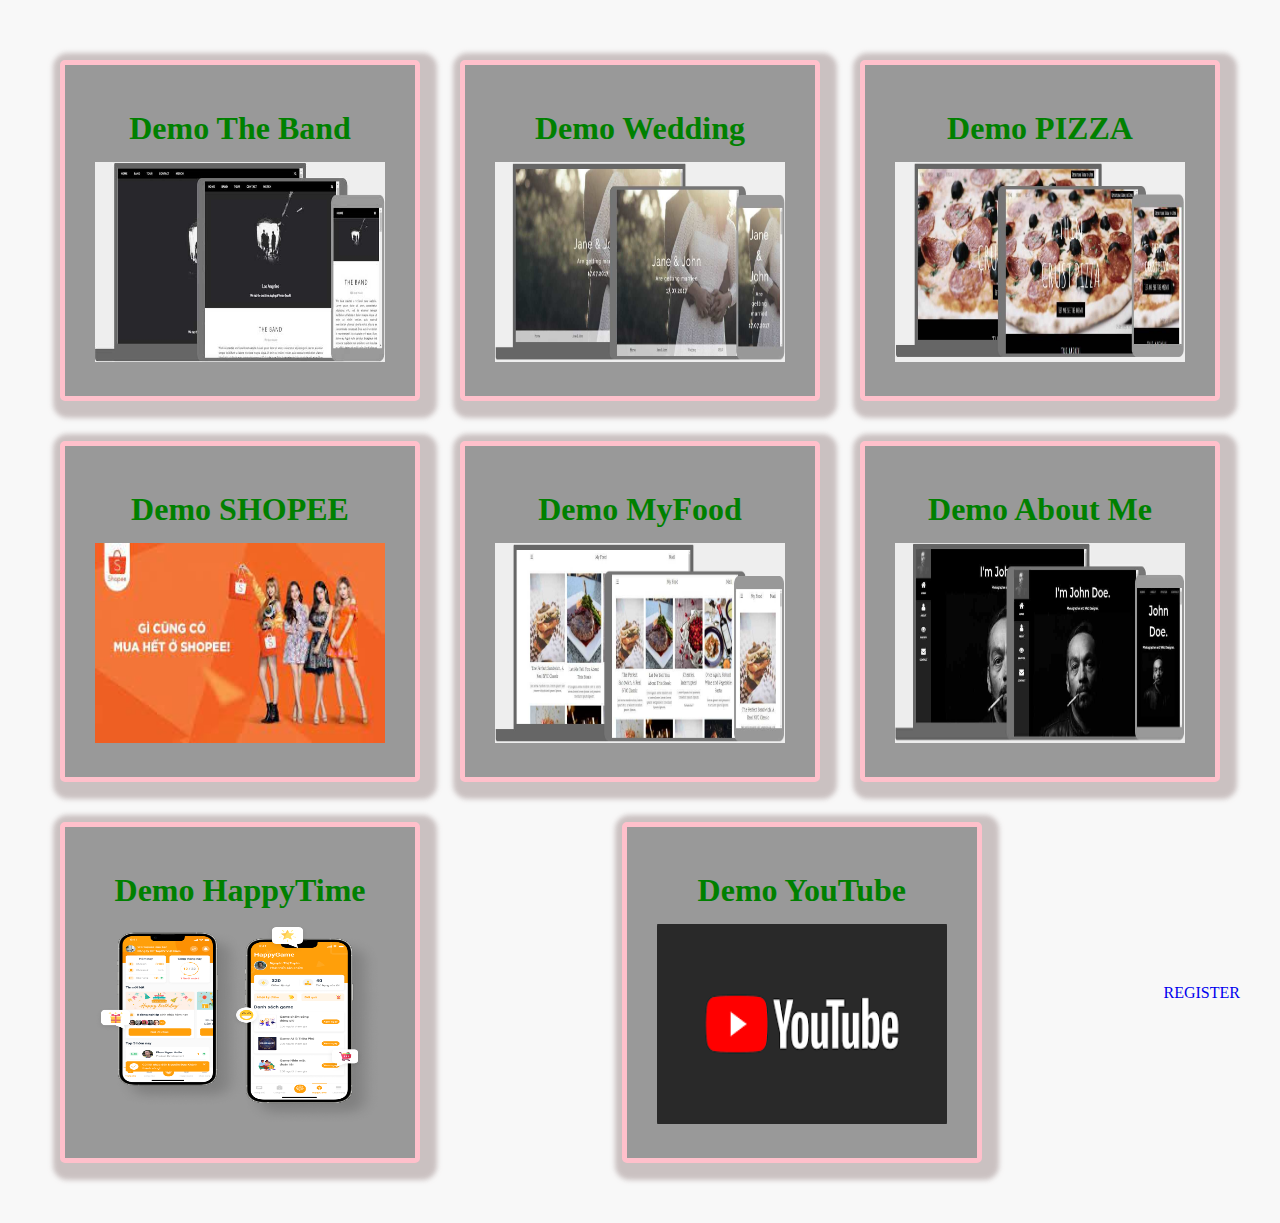
<file: index.html>
<!DOCTYPE html>
<html lang="en">
<head>
    <meta charset="UTF-8">
    <meta http-equiv="X-UA-Compatible" content="IE=edge">
    <meta name="viewport" content="width=device-width, initial-scale=1.0">
    <link rel="stylesheet" href="./style.css">
    <title>MY TEMPLATES</title>
</head>
<body>
<div id="content">
    <div class="content-item">
        <a href="https://nguyendung8.github.io/Template/theband.html" target="_blank">
        <h1 class="content-item-head">Demo The Band</h1>
        <img src="./images/img_temp_band.jpg" class="content-item-img"></a>
    </div>
    <div class="content-item">
        <a href="https://nguyendung8.github.io/Template/wedding.html" target="_blank"> 
        <h1 class="content-item-head">Demo Wedding</h1>
       <img src="./images/img_temp_wedding.jpg" class="content-item-img">
    </div>
    <div class="content-item">
        <a href="https://nguyendung8.github.io/Template/pizza.html" target="_blank">
        <h1 class="content-item-head">Demo PIZZA</h1>
        <img src="./images/img_temp_pizza (1).jpg" class="content-item-img"></a>
    </div>
    <div class="content-item">
        <a href="https://nguyendung8.github.io/Template/shopee.html" target="_blank">
        <h1 class="content-item-head">Demo SHOPEE</h1>
        <img src="./images/img-shopee.jpg" class="content-item-img"></a>
    </div>
    <div class="content-item">
        <a href="https://nguyendung8.github.io/Template/myfood.html" target="_blank"> 
        <h1 class="content-item-head">Demo MyFood</h1>
      <img src="./images/img_temp_food_blog.jpg" class="content-item-img"></a>
    </div>
    <div class="content-item">
        <a href="https://nguyendung8.github.io/Template/aboutme.html" target="_blank"> 
        <h1 class="content-item-head">Demo About Me</h1>
       <img src="./images/img_temp_dark_icon.jpg" class="content-item-img"></a>
    </div>
    <div class="content-item">
        <a href="https://nguyendung8.github.io/Template/happytime.html" target="_blank"> 
        <h1 class="content-item-head">Demo HappyTime</h1>
      <img src="./images/image5.png" class="content-item-img"></a>
    </div>
    <div class="content-item">
        <a href="https://nguyendung8.github.io/Template/youtube.html" target="_blank"> 
        <h1 class="content-item-head">Demo YouTube</h1>
      <img src="./images/img-ytb.png" class="content-item-img"></a>
    </div>
    <a href="./register.html" target="_blank">REGISTER 

</div>
    
</body>
</html>
</file>
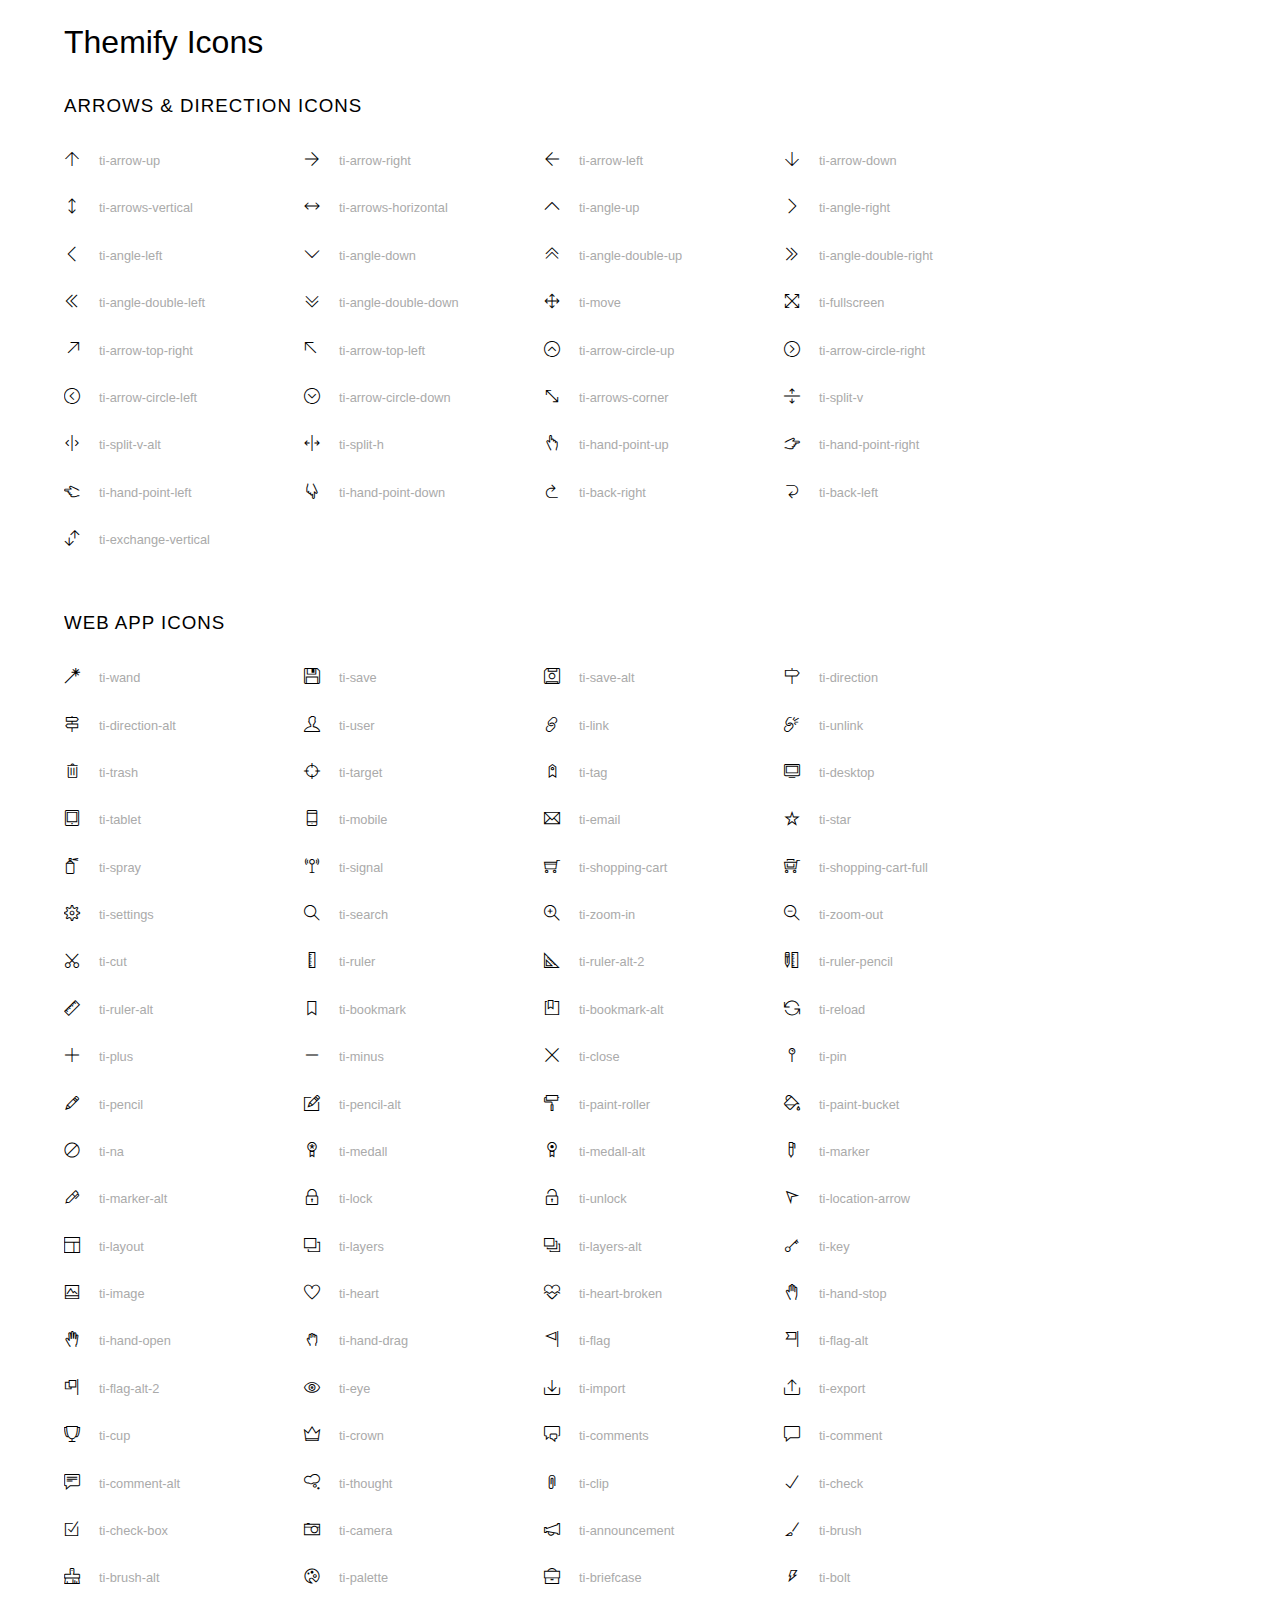
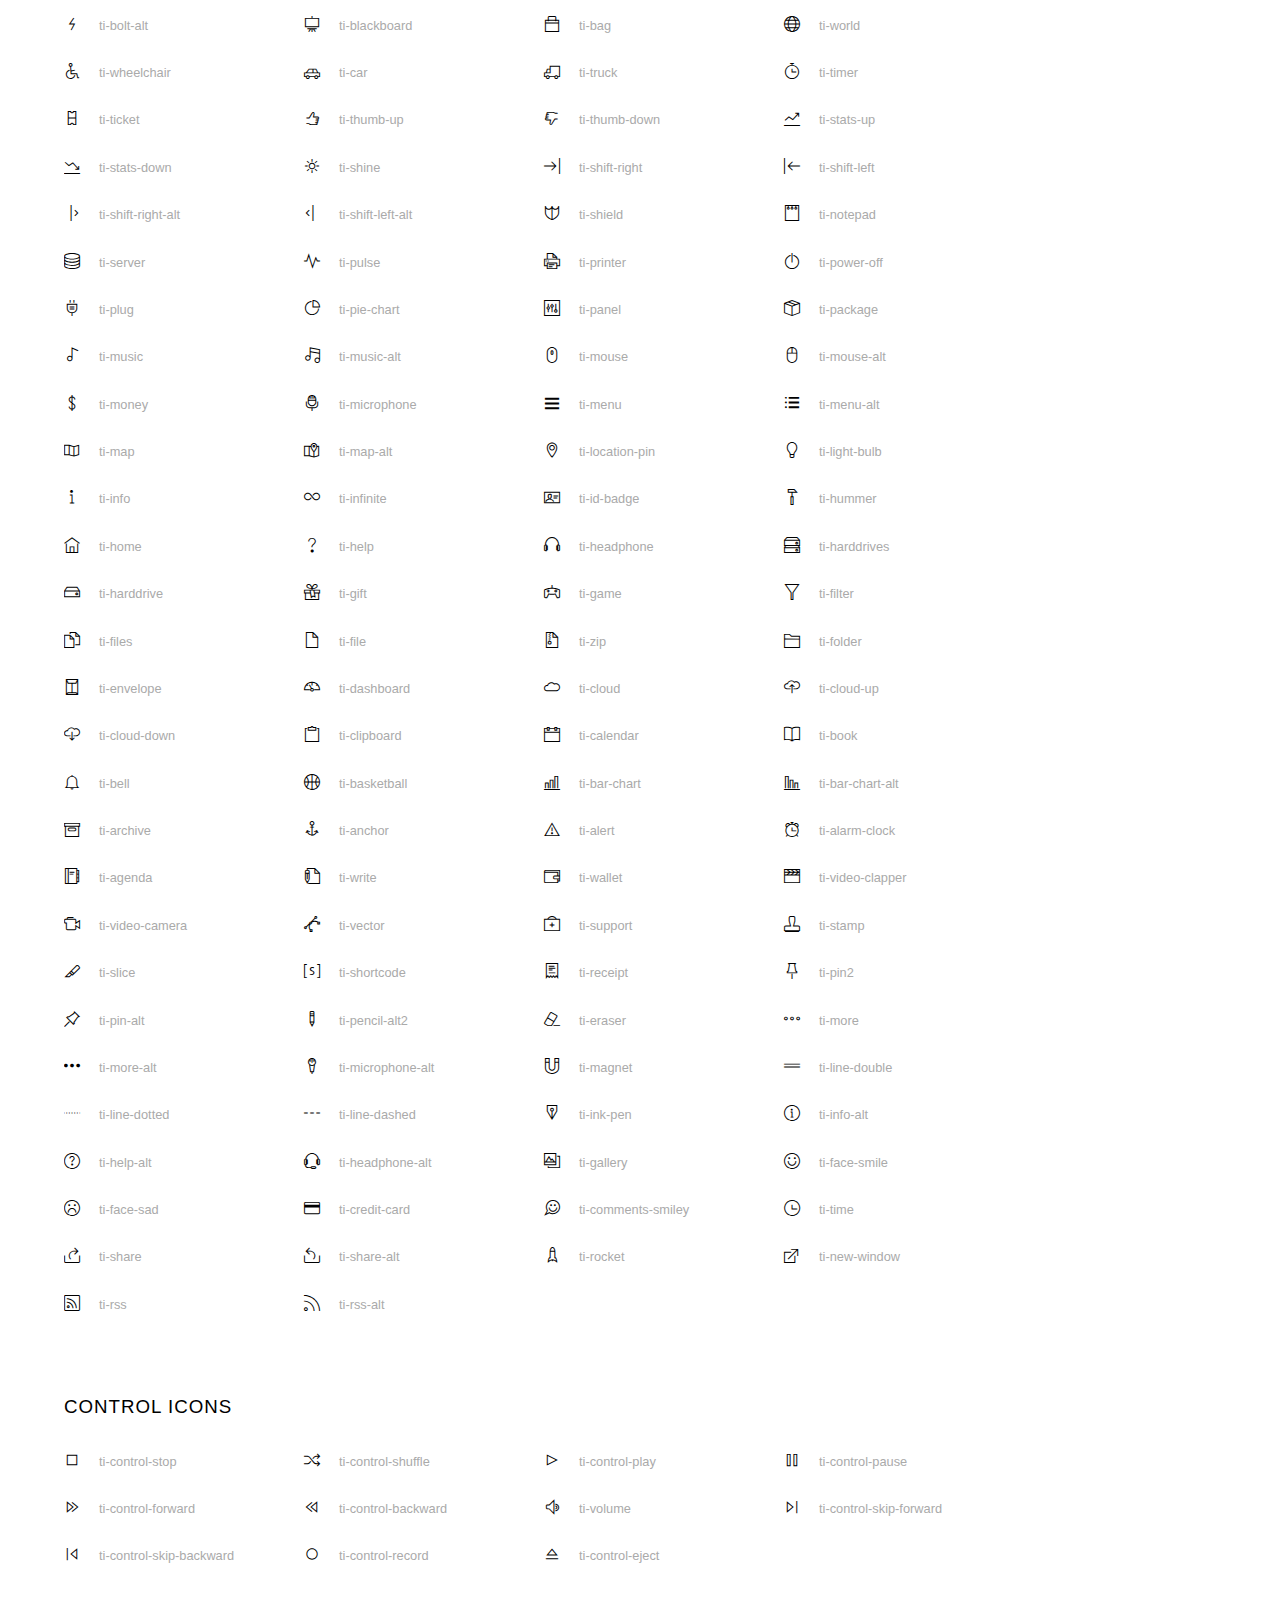
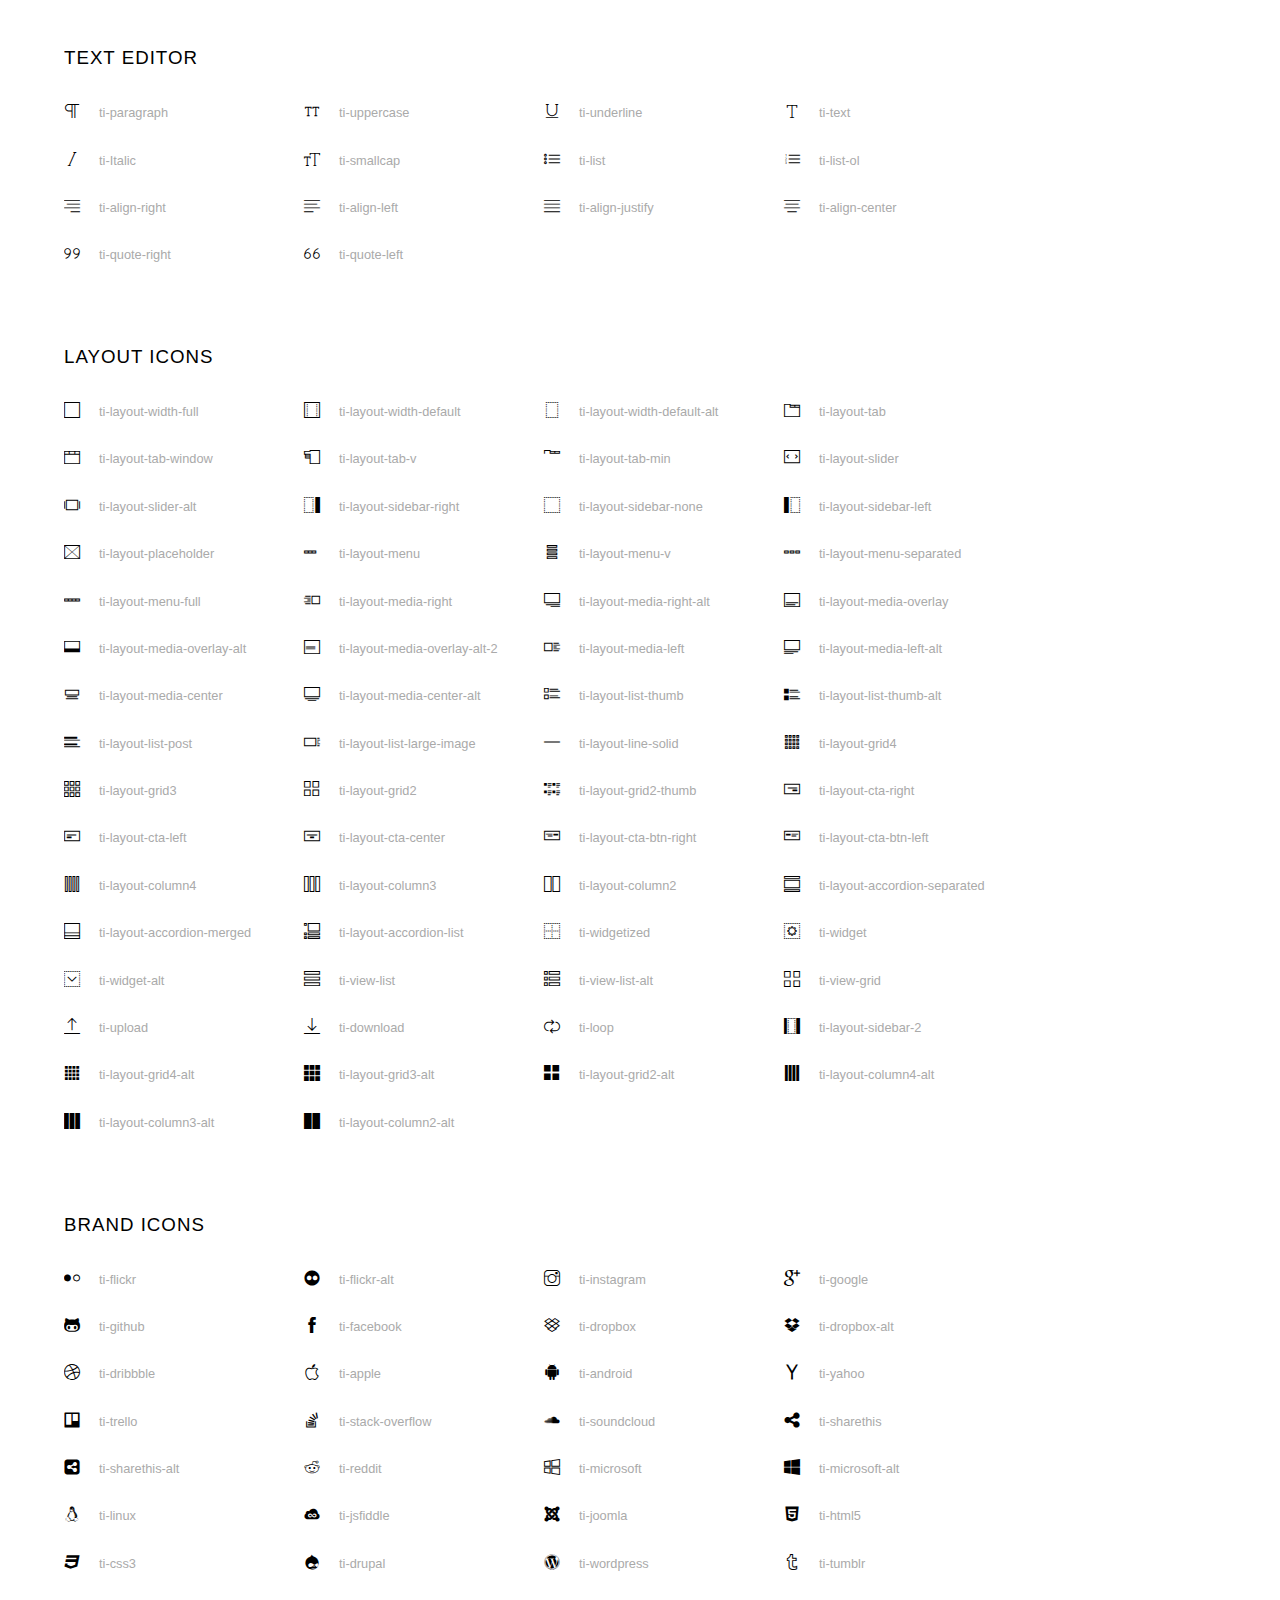
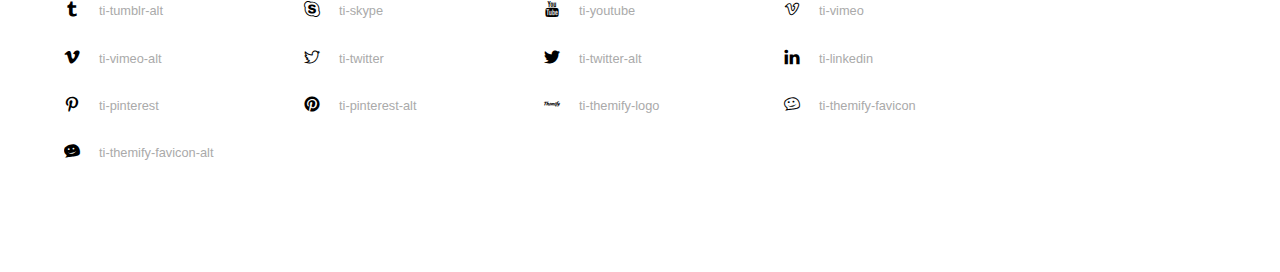
<file: themify-icons/index.html>
<!doctype html>
<html>
<head>
	<meta charset="utf-8">
	<title>Themify Icon Font</title>
	<meta name="viewport" content="width=device-width">
	<link rel="stylesheet" href="demo-files/demo.css">
	<link rel="stylesheet" href="themify-icons.css">
	<!--[if lt IE 8]><!-->
	<link rel="stylesheet" href="ie7/ie7.css">
	<!--<![endif]-->
</head>
<body>
	<h1>Themify Icons</h1>

	<div class="icon-section">

		<div class="icon-section">
			<h3>Arrows &amp; Direction Icons </h3>

			<div class="icon-container">
				<span class="ti-arrow-up"></span><span class="icon-name"> ti-arrow-up</span>
			</div>
			<div class="icon-container">
				<span class="ti-arrow-right"></span><span class="icon-name"> ti-arrow-right</span>
			</div>
			<div class="icon-container">
				<span class="ti-arrow-left"></span><span class="icon-name"> ti-arrow-left</span>
			</div>
			<div class="icon-container">
				<span class="ti-arrow-down"></span><span class="icon-name"> ti-arrow-down</span>
			</div>
			<div class="icon-container">
				<span class="ti-arrows-vertical"></span><span class="icon-name"> ti-arrows-vertical</span>
			</div>
			<div class="icon-container">
				<span class="ti-arrows-horizontal"></span><span class="icon-name"> ti-arrows-horizontal</span>
			</div>
			<div class="icon-container">
				<span class="ti-angle-up"></span><span class="icon-name"> ti-angle-up</span>
			</div>
			<div class="icon-container">
				<span class="ti-angle-right"></span><span class="icon-name"> ti-angle-right</span>
			</div>
			<div class="icon-container">
				<span class="ti-angle-left"></span><span class="icon-name"> ti-angle-left</span>
			</div>
			<div class="icon-container">
				<span class="ti-angle-down"></span><span class="icon-name"> ti-angle-down</span>
			</div>	
			<div class="icon-container">
				<span class="ti-angle-double-up"></span><span class="icon-name"> ti-angle-double-up</span>
			</div>
			<div class="icon-container">
				<span class="ti-angle-double-right"></span><span class="icon-name"> ti-angle-double-right</span>
			</div>
			<div class="icon-container">
				<span class="ti-angle-double-left"></span><span class="icon-name"> ti-angle-double-left</span>
			</div>
			<div class="icon-container">
				<span class="ti-angle-double-down"></span><span class="icon-name"> ti-angle-double-down</span>
			</div>					
			<div class="icon-container">
				<span class="ti-move"></span><span class="icon-name"> ti-move</span>
			</div>
			<div class="icon-container">
				<span class="ti-fullscreen"></span><span class="icon-name"> ti-fullscreen</span>
			</div>
			<div class="icon-container">
				<span class="ti-arrow-top-right"></span><span class="icon-name"> ti-arrow-top-right</span>
			</div>
			<div class="icon-container">
				<span class="ti-arrow-top-left"></span><span class="icon-name"> ti-arrow-top-left</span>
			</div>
			<div class="icon-container">
				<span class="ti-arrow-circle-up"></span><span class="icon-name"> ti-arrow-circle-up</span>
			</div>
			<div class="icon-container">
				<span class="ti-arrow-circle-right"></span><span class="icon-name"> ti-arrow-circle-right</span>
			</div>
			<div class="icon-container">
				<span class="ti-arrow-circle-left"></span><span class="icon-name"> ti-arrow-circle-left</span>
			</div>
			<div class="icon-container">
				<span class="ti-arrow-circle-down"></span><span class="icon-name"> ti-arrow-circle-down</span>
			</div>
			<div class="icon-container">
				<span class="ti-arrows-corner"></span><span class="icon-name"> ti-arrows-corner</span>
			</div>
			<div class="icon-container">
				<span class="ti-split-v"></span><span class="icon-name"> ti-split-v</span>
			</div>

			<div class="icon-container">
				<span class="ti-split-v-alt"></span><span class="icon-name"> ti-split-v-alt</span>
			</div>
			<div class="icon-container">
				<span class="ti-split-h"></span><span class="icon-name"> ti-split-h</span>
			</div>
			<div class="icon-container">
				<span class="ti-hand-point-up"></span><span class="icon-name"> ti-hand-point-up</span>
			</div>
			<div class="icon-container">
				<span class="ti-hand-point-right"></span><span class="icon-name"> ti-hand-point-right</span>
			</div>
			<div class="icon-container">
				<span class="ti-hand-point-left"></span><span class="icon-name"> ti-hand-point-left</span>
			</div>
			<div class="icon-container">
				<span class="ti-hand-point-down"></span><span class="icon-name"> ti-hand-point-down</span>
			</div>
			<div class="icon-container">
				<span class="ti-back-right"></span><span class="icon-name"> ti-back-right</span>
			</div>
			<div class="icon-container">
				<span class="ti-back-left"></span><span class="icon-name"> ti-back-left</span>
			</div>
			<div class="icon-container">
				<span class="ti-exchange-vertical"></span><span class="icon-name"> ti-exchange-vertical</span>
			</div>

		</div> <!-- Arrows Icons -->



		<h3>Web App Icons</h3>
		
		<div class="icon-section">

			<div class="icon-container">
				<span class="ti-wand"></span><span class="icon-name"> ti-wand</span>
			</div>
			<div class="icon-container">
				<span class="ti-save"></span><span class="icon-name"> ti-save</span>
			</div>
			<div class="icon-container">
				<span class="ti-save-alt"></span><span class="icon-name"> ti-save-alt</span>
			</div>

			<div class="icon-container">
				<span class="ti-direction"></span><span class="icon-name"> ti-direction</span>
			</div>
			<div class="icon-container">
				<span class="ti-direction-alt"></span><span class="icon-name"> ti-direction-alt</span>
			</div>
			<div class="icon-container">
				<span class="ti-user"></span><span class="icon-name"> ti-user</span>
			</div>
			<div class="icon-container">
				<span class="ti-link"></span><span class="icon-name"> ti-link</span>
			</div>
			<div class="icon-container">
				<span class="ti-unlink"></span><span class="icon-name"> ti-unlink</span>
			</div>
			<div class="icon-container">
				<span class="ti-trash"></span><span class="icon-name"> ti-trash</span>
			</div>
			<div class="icon-container">
				<span class="ti-target"></span><span class="icon-name"> ti-target</span>
			</div>
			<div class="icon-container">
				<span class="ti-tag"></span><span class="icon-name"> ti-tag</span>
			</div>
			<div class="icon-container">
				<span class="ti-desktop"></span><span class="icon-name"> ti-desktop</span>
			</div>
			<div class="icon-container">
				<span class="ti-tablet"></span><span class="icon-name"> ti-tablet</span>
			</div>
			<div class="icon-container">
				<span class="ti-mobile"></span><span class="icon-name"> ti-mobile</span>
			</div>
			<div class="icon-container">
				<span class="ti-email"></span><span class="icon-name"> ti-email</span>
			</div>	
			<div class="icon-container">
				<span class="ti-star"></span><span class="icon-name"> ti-star</span>
			</div>
			<div class="icon-container">
				<span class="ti-spray"></span><span class="icon-name"> ti-spray</span>
			</div>
			<div class="icon-container">
				<span class="ti-signal"></span><span class="icon-name"> ti-signal</span>
			</div>
			<div class="icon-container">
				<span class="ti-shopping-cart"></span><span class="icon-name"> ti-shopping-cart</span>
			</div>
			<div class="icon-container">
				<span class="ti-shopping-cart-full"></span><span class="icon-name"> ti-shopping-cart-full</span>
			</div>
			<div class="icon-container">
				<span class="ti-settings"></span><span class="icon-name"> ti-settings</span>
			</div>
			<div class="icon-container">
				<span class="ti-search"></span><span class="icon-name"> ti-search</span>
			</div>
			<div class="icon-container">
				<span class="ti-zoom-in"></span><span class="icon-name"> ti-zoom-in</span>
			</div>
			<div class="icon-container">
				<span class="ti-zoom-out"></span><span class="icon-name"> ti-zoom-out</span>
			</div>
			<div class="icon-container">
				<span class="ti-cut"></span><span class="icon-name"> ti-cut</span>
			</div>
			<div class="icon-container">
				<span class="ti-ruler"></span><span class="icon-name"> ti-ruler</span>
			</div>
			<div class="icon-container">
				<span class="ti-ruler-alt-2"></span><span class="icon-name"> ti-ruler-alt-2</span>
			</div>			
			<div class="icon-container">
				<span class="ti-ruler-pencil"></span><span class="icon-name"> ti-ruler-pencil</span>
			</div>
			<div class="icon-container">
				<span class="ti-ruler-alt"></span><span class="icon-name"> ti-ruler-alt</span>
			</div>
			<div class="icon-container">
				<span class="ti-bookmark"></span><span class="icon-name"> ti-bookmark</span>
			</div>
			<div class="icon-container">
				<span class="ti-bookmark-alt"></span><span class="icon-name"> ti-bookmark-alt</span>
			</div>
			<div class="icon-container">
				<span class="ti-reload"></span><span class="icon-name"> ti-reload</span>
			</div>
			<div class="icon-container">
				<span class="ti-plus"></span><span class="icon-name"> ti-plus</span>
			</div>
			<div class="icon-container">
				<span class="ti-minus"></span><span class="icon-name"> ti-minus</span>
			</div>
			<div class="icon-container">
				<span class="ti-close"></span><span class="icon-name"> ti-close</span>
			</div>			
			<div class="icon-container">
				<span class="ti-pin"></span><span class="icon-name"> ti-pin</span>
			</div>
			<div class="icon-container">
				<span class="ti-pencil"></span><span class="icon-name"> ti-pencil</span>
			</div>
					
		  	<div class="icon-container">
				<span class="ti-pencil-alt"></span><span class="icon-name"> ti-pencil-alt</span>
			</div>
			<div class="icon-container">
				<span class="ti-paint-roller"></span><span class="icon-name"> ti-paint-roller</span>
			</div>
			<div class="icon-container">
				<span class="ti-paint-bucket"></span><span class="icon-name"> ti-paint-bucket</span>
			</div>
			<div class="icon-container">
				<span class="ti-na"></span><span class="icon-name"> ti-na</span>
			</div>
			<div class="icon-container">
				<span class="ti-medall"></span><span class="icon-name"> ti-medall</span>
			</div>
			<div class="icon-container">
				<span class="ti-medall-alt"></span><span class="icon-name"> ti-medall-alt</span>
			</div>
			<div class="icon-container">
				<span class="ti-marker"></span><span class="icon-name"> ti-marker</span>
			</div>
			<div class="icon-container">
				<span class="ti-marker-alt"></span><span class="icon-name"> ti-marker-alt</span>
			</div>

			<div class="icon-container">
				<span class="ti-lock"></span><span class="icon-name"> ti-lock</span>
			</div>
			<div class="icon-container">
				<span class="ti-unlock"></span><span class="icon-name"> ti-unlock</span>
			</div>
			<div class="icon-container">
				<span class="ti-location-arrow"></span><span class="icon-name"> ti-location-arrow</span>
			</div>
			<div class="icon-container">
				<span class="ti-layout"></span><span class="icon-name"> ti-layout</span>
			</div>
			<div class="icon-container">
				<span class="ti-layers"></span><span class="icon-name"> ti-layers</span>
			</div>
			<div class="icon-container">
				<span class="ti-layers-alt"></span><span class="icon-name"> ti-layers-alt</span>
			</div>
			<div class="icon-container">
				<span class="ti-key"></span><span class="icon-name"> ti-key</span>
			</div>
			<div class="icon-container">
				<span class="ti-image"></span><span class="icon-name"> ti-image</span>
			</div>
			<div class="icon-container">
				<span class="ti-heart"></span><span class="icon-name"> ti-heart</span>
			</div>
			<div class="icon-container">
				<span class="ti-heart-broken"></span><span class="icon-name"> ti-heart-broken</span>
			</div>
			<div class="icon-container">
				<span class="ti-hand-stop"></span><span class="icon-name"> ti-hand-stop</span>
			</div>
			<div class="icon-container">
				<span class="ti-hand-open"></span><span class="icon-name"> ti-hand-open</span>
			</div>
			<div class="icon-container">
				<span class="ti-hand-drag"></span><span class="icon-name"> ti-hand-drag</span>
			</div>
			<div class="icon-container">
				<span class="ti-flag"></span><span class="icon-name"> ti-flag</span>
			</div>
			<div class="icon-container">
				<span class="ti-flag-alt"></span><span class="icon-name"> ti-flag-alt</span>
			</div>
			<div class="icon-container">
				<span class="ti-flag-alt-2"></span><span class="icon-name"> ti-flag-alt-2</span>
			</div>
			<div class="icon-container">
				<span class="ti-eye"></span><span class="icon-name"> ti-eye</span>
			</div>
			<div class="icon-container">
				<span class="ti-import"></span><span class="icon-name"> ti-import</span>
			</div>			
			<div class="icon-container">
				<span class="ti-export"></span><span class="icon-name"> ti-export</span>
			</div>
			<div class="icon-container">
				<span class="ti-cup"></span><span class="icon-name"> ti-cup</span>
			</div>
			<div class="icon-container">
				<span class="ti-crown"></span><span class="icon-name"> ti-crown</span>
			</div>
			<div class="icon-container">
				<span class="ti-comments"></span><span class="icon-name"> ti-comments</span>
			</div>
			<div class="icon-container">
				<span class="ti-comment"></span><span class="icon-name"> ti-comment</span>
			</div>
			<div class="icon-container">
				<span class="ti-comment-alt"></span><span class="icon-name"> ti-comment-alt</span>
			</div>
			<div class="icon-container">
				<span class="ti-thought"></span><span class="icon-name"> ti-thought</span>
			</div>			
			<div class="icon-container">
				<span class="ti-clip"></span><span class="icon-name"> ti-clip</span>
			</div>

			<div class="icon-container">
				<span class="ti-check"></span><span class="icon-name"> ti-check</span>
			</div>
			<div class="icon-container">
				<span class="ti-check-box"></span><span class="icon-name"> ti-check-box</span>
			</div>
			<div class="icon-container">
				<span class="ti-camera"></span><span class="icon-name"> ti-camera</span>
			</div>
			<div class="icon-container">
				<span class="ti-announcement"></span><span class="icon-name"> ti-announcement</span>
			</div>
			<div class="icon-container">
				<span class="ti-brush"></span><span class="icon-name"> ti-brush</span>
			</div>
			<div class="icon-container">
				<span class="ti-brush-alt"></span><span class="icon-name"> ti-brush-alt</span>
			</div>
			<div class="icon-container">
				<span class="ti-palette"></span><span class="icon-name"> ti-palette</span>
			</div>			
			<div class="icon-container">
				<span class="ti-briefcase"></span><span class="icon-name"> ti-briefcase</span>
			</div>
			<div class="icon-container">
				<span class="ti-bolt"></span><span class="icon-name"> ti-bolt</span>
			</div>
			<div class="icon-container">
				<span class="ti-bolt-alt"></span><span class="icon-name"> ti-bolt-alt</span>
			</div>
			<div class="icon-container">
				<span class="ti-blackboard"></span><span class="icon-name"> ti-blackboard</span>
			</div>
			<div class="icon-container">
				<span class="ti-bag"></span><span class="icon-name"> ti-bag</span>
			</div>
			<div class="icon-container">
				<span class="ti-world"></span><span class="icon-name"> ti-world</span>
			</div>
			<div class="icon-container">
				<span class="ti-wheelchair"></span><span class="icon-name"> ti-wheelchair</span>
			</div>
			<div class="icon-container">
				<span class="ti-car"></span><span class="icon-name"> ti-car</span>
			</div>
			<div class="icon-container">
				<span class="ti-truck"></span><span class="icon-name"> ti-truck</span>
			</div>
			<div class="icon-container">
				<span class="ti-timer"></span><span class="icon-name"> ti-timer</span>
			</div>
			<div class="icon-container">
				<span class="ti-ticket"></span><span class="icon-name"> ti-ticket</span>
			</div>
			<div class="icon-container">
				<span class="ti-thumb-up"></span><span class="icon-name"> ti-thumb-up</span>
			</div>
			<div class="icon-container">
				<span class="ti-thumb-down"></span><span class="icon-name"> ti-thumb-down</span>
			</div>

			<div class="icon-container">
				<span class="ti-stats-up"></span><span class="icon-name"> ti-stats-up</span>
			</div>
			<div class="icon-container">
				<span class="ti-stats-down"></span><span class="icon-name"> ti-stats-down</span>
			</div>
			<div class="icon-container">
				<span class="ti-shine"></span><span class="icon-name"> ti-shine</span>
			</div>
			<div class="icon-container">
				<span class="ti-shift-right"></span><span class="icon-name"> ti-shift-right</span>
			</div>
			<div class="icon-container">
				<span class="ti-shift-left"></span><span class="icon-name"> ti-shift-left</span>
			</div>

			<div class="icon-container">
				<span class="ti-shift-right-alt"></span><span class="icon-name"> ti-shift-right-alt</span>
			</div>
			<div class="icon-container">
				<span class="ti-shift-left-alt"></span><span class="icon-name"> ti-shift-left-alt</span>
			</div>
			<div class="icon-container">
				<span class="ti-shield"></span><span class="icon-name"> ti-shield</span>
			</div>
			<div class="icon-container">
				<span class="ti-notepad"></span><span class="icon-name"> ti-notepad</span>
			</div>
			<div class="icon-container">
				<span class="ti-server"></span><span class="icon-name"> ti-server</span>
			</div>

			<div class="icon-container">
				<span class="ti-pulse"></span><span class="icon-name"> ti-pulse</span>
			</div>
			<div class="icon-container">
				<span class="ti-printer"></span><span class="icon-name"> ti-printer</span>
			</div>
			<div class="icon-container">
				<span class="ti-power-off"></span><span class="icon-name"> ti-power-off</span>
			</div>
			<div class="icon-container">
				<span class="ti-plug"></span><span class="icon-name"> ti-plug</span>
			</div>
			<div class="icon-container">
				<span class="ti-pie-chart"></span><span class="icon-name"> ti-pie-chart</span>
			</div>

			<div class="icon-container">
				<span class="ti-panel"></span><span class="icon-name"> ti-panel</span>
			</div>
			<div class="icon-container">
				<span class="ti-package"></span><span class="icon-name"> ti-package</span>
			</div>
			<div class="icon-container">
				<span class="ti-music"></span><span class="icon-name"> ti-music</span>
			</div>
			<div class="icon-container">
				<span class="ti-music-alt"></span><span class="icon-name"> ti-music-alt</span>
			</div>
			<div class="icon-container">
				<span class="ti-mouse"></span><span class="icon-name"> ti-mouse</span>
			</div>
			<div class="icon-container">
				<span class="ti-mouse-alt"></span><span class="icon-name"> ti-mouse-alt</span>
			</div>
			<div class="icon-container">
				<span class="ti-money"></span><span class="icon-name"> ti-money</span>
			</div>
			<div class="icon-container">
				<span class="ti-microphone"></span><span class="icon-name"> ti-microphone</span>
			</div>
			<div class="icon-container">
				<span class="ti-menu"></span><span class="icon-name"> ti-menu</span>
			</div>
			<div class="icon-container">
				<span class="ti-menu-alt"></span><span class="icon-name"> ti-menu-alt</span>
			</div>
			<div class="icon-container">
				<span class="ti-map"></span><span class="icon-name"> ti-map</span>
			</div>
			<div class="icon-container">
				<span class="ti-map-alt"></span><span class="icon-name"> ti-map-alt</span>
			</div>

			<div class="icon-container">
				<span class="ti-location-pin"></span><span class="icon-name"> ti-location-pin</span>
			</div>

			<div class="icon-container">
				<span class="ti-light-bulb"></span><span class="icon-name"> ti-light-bulb</span>
			</div>
			<div class="icon-container">
				<span class="ti-info"></span><span class="icon-name"> ti-info</span>
			</div>
			<div class="icon-container">
				<span class="ti-infinite"></span><span class="icon-name"> ti-infinite</span>
			</div>
			<div class="icon-container">
				<span class="ti-id-badge"></span><span class="icon-name"> ti-id-badge</span>
			</div>
			<div class="icon-container">
				<span class="ti-hummer"></span><span class="icon-name"> ti-hummer</span>
			</div>
			<div class="icon-container">
				<span class="ti-home"></span><span class="icon-name"> ti-home</span>
			</div>
			<div class="icon-container">
				<span class="ti-help"></span><span class="icon-name"> ti-help</span>
			</div>
			<div class="icon-container">
				<span class="ti-headphone"></span><span class="icon-name"> ti-headphone</span>
			</div>
			<div class="icon-container">
				<span class="ti-harddrives"></span><span class="icon-name"> ti-harddrives</span>
			</div>
			<div class="icon-container">
				<span class="ti-harddrive"></span><span class="icon-name"> ti-harddrive</span>
			</div>
			<div class="icon-container">
				<span class="ti-gift"></span><span class="icon-name"> ti-gift</span>
			</div>
			<div class="icon-container">
				<span class="ti-game"></span><span class="icon-name"> ti-game</span>
			</div>
			<div class="icon-container">
				<span class="ti-filter"></span><span class="icon-name"> ti-filter</span>
			</div>
			<div class="icon-container">
				<span class="ti-files"></span><span class="icon-name"> ti-files</span>
			</div>
			<div class="icon-container">
				<span class="ti-file"></span><span class="icon-name"> ti-file</span>
			</div>
			<div class="icon-container">
				<span class="ti-zip"></span><span class="icon-name"> ti-zip</span>
			</div>
			<div class="icon-container">
				<span class="ti-folder"></span><span class="icon-name"> ti-folder</span>
			</div>			
			<div class="icon-container">
				<span class="ti-envelope"></span><span class="icon-name"> ti-envelope</span>
			</div>


			<div class="icon-container">
				<span class="ti-dashboard"></span><span class="icon-name"> ti-dashboard</span>
			</div>
			<div class="icon-container">
				<span class="ti-cloud"></span><span class="icon-name"> ti-cloud</span>
			</div>
			<div class="icon-container">
				<span class="ti-cloud-up"></span><span class="icon-name"> ti-cloud-up</span>
			</div>
			<div class="icon-container">
				<span class="ti-cloud-down"></span><span class="icon-name"> ti-cloud-down</span>
			</div>
			<div class="icon-container">
				<span class="ti-clipboard"></span><span class="icon-name"> ti-clipboard</span>
			</div>
			<div class="icon-container">
				<span class="ti-calendar"></span><span class="icon-name"> ti-calendar</span>
			</div>
			<div class="icon-container">
				<span class="ti-book"></span><span class="icon-name"> ti-book</span>
			</div>
			<div class="icon-container">
				<span class="ti-bell"></span><span class="icon-name"> ti-bell</span>
			</div>
			<div class="icon-container">
				<span class="ti-basketball"></span><span class="icon-name"> ti-basketball</span>
			</div>
			<div class="icon-container">
				<span class="ti-bar-chart"></span><span class="icon-name"> ti-bar-chart</span>
			</div>
			<div class="icon-container">
				<span class="ti-bar-chart-alt"></span><span class="icon-name"> ti-bar-chart-alt</span>
			</div>


			<div class="icon-container">
				<span class="ti-archive"></span><span class="icon-name"> ti-archive</span>
			</div>
			<div class="icon-container">
				<span class="ti-anchor"></span><span class="icon-name"> ti-anchor</span>
			</div>

			<div class="icon-container">
				<span class="ti-alert"></span><span class="icon-name"> ti-alert</span>
			</div>
			<div class="icon-container">
				<span class="ti-alarm-clock"></span><span class="icon-name"> ti-alarm-clock</span>
			</div>
			<div class="icon-container">
				<span class="ti-agenda"></span><span class="icon-name"> ti-agenda</span>
			</div>
			<div class="icon-container">
				<span class="ti-write"></span><span class="icon-name"> ti-write</span>
			</div>

			<div class="icon-container">
				<span class="ti-wallet"></span><span class="icon-name"> ti-wallet</span>
			</div>
			<div class="icon-container">
				<span class="ti-video-clapper"></span><span class="icon-name"> ti-video-clapper</span>
			</div>
			<div class="icon-container">
				<span class="ti-video-camera"></span><span class="icon-name"> ti-video-camera</span>
			</div>
			<div class="icon-container">
				<span class="ti-vector"></span><span class="icon-name"> ti-vector</span>
			</div>

			<div class="icon-container">
				<span class="ti-support"></span><span class="icon-name"> ti-support</span>
			</div>
			<div class="icon-container">
				<span class="ti-stamp"></span><span class="icon-name"> ti-stamp</span>
			</div>
			<div class="icon-container">
				<span class="ti-slice"></span><span class="icon-name"> ti-slice</span>
			</div>
			<div class="icon-container">
				<span class="ti-shortcode"></span><span class="icon-name"> ti-shortcode</span>
			</div>
			<div class="icon-container">
				<span class="ti-receipt"></span><span class="icon-name"> ti-receipt</span>
			</div>
			<div class="icon-container">
				<span class="ti-pin2"></span><span class="icon-name"> ti-pin2</span>
			</div>
			<div class="icon-container">
				<span class="ti-pin-alt"></span><span class="icon-name"> ti-pin-alt</span>
			</div>
			<div class="icon-container">
				<span class="ti-pencil-alt2"></span><span class="icon-name"> ti-pencil-alt2</span>
			</div>
			<div class="icon-container">
				<span class="ti-eraser"></span><span class="icon-name"> ti-eraser</span>
			</div>			
			<div class="icon-container">
				<span class="ti-more"></span><span class="icon-name"> ti-more</span>
			</div>
			<div class="icon-container">
				<span class="ti-more-alt"></span><span class="icon-name"> ti-more-alt</span>
			</div>
			<div class="icon-container">
				<span class="ti-microphone-alt"></span><span class="icon-name"> ti-microphone-alt</span>
			</div>
			<div class="icon-container">
				<span class="ti-magnet"></span><span class="icon-name"> ti-magnet</span>
			</div>
			<div class="icon-container">
				<span class="ti-line-double"></span><span class="icon-name"> ti-line-double</span>
			</div>
			<div class="icon-container">
				<span class="ti-line-dotted"></span><span class="icon-name"> ti-line-dotted</span>
			</div>
			<div class="icon-container">
				<span class="ti-line-dashed"></span><span class="icon-name"> ti-line-dashed</span>
			</div>

			<div class="icon-container">
				<span class="ti-ink-pen"></span><span class="icon-name"> ti-ink-pen</span>
			</div>
			<div class="icon-container">
				<span class="ti-info-alt"></span><span class="icon-name"> ti-info-alt</span>
			</div>
			<div class="icon-container">
				<span class="ti-help-alt"></span><span class="icon-name"> ti-help-alt</span>
			</div>
			<div class="icon-container">
				<span class="ti-headphone-alt"></span><span class="icon-name"> ti-headphone-alt</span>
			</div>

			<div class="icon-container">
				<span class="ti-gallery"></span><span class="icon-name"> ti-gallery</span>
			</div>
			<div class="icon-container">
				<span class="ti-face-smile"></span><span class="icon-name"> ti-face-smile</span>
			</div>
			<div class="icon-container">
				<span class="ti-face-sad"></span><span class="icon-name"> ti-face-sad</span>
			</div>
			<div class="icon-container">
				<span class="ti-credit-card"></span><span class="icon-name"> ti-credit-card</span>
			</div>
			<div class="icon-container">
				<span class="ti-comments-smiley"></span><span class="icon-name"> ti-comments-smiley</span>
			</div>
			<div class="icon-container">
				<span class="ti-time"></span><span class="icon-name"> ti-time</span>
			</div>
			<div class="icon-container">
				<span class="ti-share"></span><span class="icon-name"> ti-share</span>
			</div>
			<div class="icon-container">
				<span class="ti-share-alt"></span><span class="icon-name"> ti-share-alt</span>
			</div>
			<div class="icon-container">
				<span class="ti-rocket"></span><span class="icon-name"> ti-rocket</span>
			</div>

			<div class="icon-container">
				<span class="ti-new-window"></span><span class="icon-name"> ti-new-window</span>
			</div>

			<div class="icon-container">
				<span class="ti-rss"></span><span class="icon-name"> ti-rss</span>
			</div>

			<div class="icon-container">
				<span class="ti-rss-alt"></span><span class="icon-name"> ti-rss-alt</span>
			</div>
			
		</div><!-- Web App Icons -->


		<div class="icon-section">
			<h3>Control Icons</h3>
			<div class="icon-container">
				<span class="ti-control-stop"></span><span class="icon-name"> ti-control-stop</span>
			</div>
			<div class="icon-container">
				<span class="ti-control-shuffle"></span><span class="icon-name"> ti-control-shuffle</span>
			</div>
			<div class="icon-container">
				<span class="ti-control-play"></span><span class="icon-name"> ti-control-play</span>
			</div>
			<div class="icon-container">
				<span class="ti-control-pause"></span><span class="icon-name"> ti-control-pause</span>
			</div>
			<div class="icon-container">
				<span class="ti-control-forward"></span><span class="icon-name"> ti-control-forward</span>
			</div>
			<div class="icon-container">
				<span class="ti-control-backward"></span><span class="icon-name"> ti-control-backward</span>
			</div>	
			<div class="icon-container">
				<span class="ti-volume"></span><span class="icon-name"> ti-volume</span>
			</div>
			<div class="icon-container">
				<span class="ti-control-skip-forward"></span><span class="icon-name"> ti-control-skip-forward</span>
			</div>
			<div class="icon-container">
				<span class="ti-control-skip-backward"></span><span class="icon-name"> ti-control-skip-backward</span>
			</div>
			<div class="icon-container">
				<span class="ti-control-record"></span><span class="icon-name"> ti-control-record</span>
			</div>
			<div class="icon-container">
				<span class="ti-control-eject"></span><span class="icon-name"> ti-control-eject</span>
			</div>			
		</div> <!-- Control Icons -->


		<div class="icon-section">
			<h3>Text Editor</h3>

			<div class="icon-container">
				<span class="ti-paragraph"></span><span class="icon-name"> ti-paragraph</span>
			</div>
			<div class="icon-container">
				<span class="ti-uppercase"></span><span class="icon-name"> ti-uppercase</span>
			</div>

			<div class="icon-container">
				<span class="ti-underline"></span><span class="icon-name"> ti-underline</span>
			</div>
			<div class="icon-container">
				<span class="ti-text"></span><span class="icon-name"> ti-text</span>
			</div>
			<div class="icon-container">
				<span class="ti-Italic"></span><span class="icon-name"> ti-Italic</span>
			</div>
			<div class="icon-container">
				<span class="ti-smallcap"></span><span class="icon-name"> ti-smallcap</span>
			</div>
			<div class="icon-container">
				<span class="ti-list"></span><span class="icon-name"> ti-list</span>
			</div>
			<div class="icon-container">
				<span class="ti-list-ol"></span><span class="icon-name"> ti-list-ol</span>
			</div>
			<div class="icon-container">
				<span class="ti-align-right"></span><span class="icon-name"> ti-align-right</span>
			</div>
			<div class="icon-container">
				<span class="ti-align-left"></span><span class="icon-name"> ti-align-left</span>
			</div>
			<div class="icon-container">
				<span class="ti-align-justify"></span><span class="icon-name"> ti-align-justify</span>
			</div>
			<div class="icon-container">
				<span class="ti-align-center"></span><span class="icon-name"> ti-align-center</span>
			</div>
			<div class="icon-container">
				<span class="ti-quote-right"></span><span class="icon-name"> ti-quote-right</span>
			</div>
			<div class="icon-container">
				<span class="ti-quote-left"></span><span class="icon-name"> ti-quote-left</span>
			</div>

		</div> <!-- Text Editor -->



		<div class="icon-section">
			<h3>Layout Icons</h3>
			<div class="icon-container">
				<span class="ti-layout-width-full"></span><span class="icon-name"> ti-layout-width-full</span>
			</div>
			<div class="icon-container">
				<span class="ti-layout-width-default"></span><span class="icon-name"> ti-layout-width-default</span>
			</div>
			<div class="icon-container">
				<span class="ti-layout-width-default-alt"></span><span class="icon-name"> ti-layout-width-default-alt</span>
			</div>
			<div class="icon-container">
				<span class="ti-layout-tab"></span><span class="icon-name"> ti-layout-tab</span>
			</div>
			<div class="icon-container">
				<span class="ti-layout-tab-window"></span><span class="icon-name"> ti-layout-tab-window</span>
			</div>
			<div class="icon-container">
				<span class="ti-layout-tab-v"></span><span class="icon-name"> ti-layout-tab-v</span>
			</div>
			<div class="icon-container">
				<span class="ti-layout-tab-min"></span><span class="icon-name"> ti-layout-tab-min</span>
			</div>
			<div class="icon-container">
				<span class="ti-layout-slider"></span><span class="icon-name"> ti-layout-slider</span>
			</div>
			<div class="icon-container">
				<span class="ti-layout-slider-alt"></span><span class="icon-name"> ti-layout-slider-alt</span>
			</div>
			<div class="icon-container">
				<span class="ti-layout-sidebar-right"></span><span class="icon-name"> ti-layout-sidebar-right</span>
			</div>
			<div class="icon-container">
				<span class="ti-layout-sidebar-none"></span><span class="icon-name"> ti-layout-sidebar-none</span>
			</div>
			<div class="icon-container">
				<span class="ti-layout-sidebar-left"></span><span class="icon-name"> ti-layout-sidebar-left</span>
			</div>
			<div class="icon-container">
				<span class="ti-layout-placeholder"></span><span class="icon-name"> ti-layout-placeholder</span>
			</div>
			<div class="icon-container">
				<span class="ti-layout-menu"></span><span class="icon-name"> ti-layout-menu</span>
			</div>
			<div class="icon-container">
				<span class="ti-layout-menu-v"></span><span class="icon-name"> ti-layout-menu-v</span>
			</div>
			<div class="icon-container">
				<span class="ti-layout-menu-separated"></span><span class="icon-name"> ti-layout-menu-separated</span>
			</div>
			<div class="icon-container">
				<span class="ti-layout-menu-full"></span><span class="icon-name"> ti-layout-menu-full</span>
			</div>
			<div class="icon-container">
				<span class="ti-layout-media-right"></span><span class="icon-name"> ti-layout-media-right</span>
			</div>
			<div class="icon-container">
				<span class="ti-layout-media-right-alt"></span><span class="icon-name"> ti-layout-media-right-alt</span>
			</div>
			<div class="icon-container">
				<span class="ti-layout-media-overlay"></span><span class="icon-name"> ti-layout-media-overlay</span>
			</div>
			<div class="icon-container">
				<span class="ti-layout-media-overlay-alt"></span><span class="icon-name"> ti-layout-media-overlay-alt</span>
			</div>
			<div class="icon-container">
				<span class="ti-layout-media-overlay-alt-2"></span><span class="icon-name"> ti-layout-media-overlay-alt-2</span>
			</div>
			<div class="icon-container">
				<span class="ti-layout-media-left"></span><span class="icon-name"> ti-layout-media-left</span>
			</div>
			<div class="icon-container">
				<span class="ti-layout-media-left-alt"></span><span class="icon-name"> ti-layout-media-left-alt</span>
			</div>
			<div class="icon-container">
				<span class="ti-layout-media-center"></span><span class="icon-name"> ti-layout-media-center</span>
			</div>
			<div class="icon-container">
				<span class="ti-layout-media-center-alt"></span><span class="icon-name"> ti-layout-media-center-alt</span>
			</div>
			<div class="icon-container">
				<span class="ti-layout-list-thumb"></span><span class="icon-name"> ti-layout-list-thumb</span>
			</div>
			<div class="icon-container">
				<span class="ti-layout-list-thumb-alt"></span><span class="icon-name"> ti-layout-list-thumb-alt</span>
			</div>
			<div class="icon-container">
				<span class="ti-layout-list-post"></span><span class="icon-name"> ti-layout-list-post</span>
			</div>
			<div class="icon-container">
				<span class="ti-layout-list-large-image"></span><span class="icon-name"> ti-layout-list-large-image</span>
			</div>
			<div class="icon-container">
				<span class="ti-layout-line-solid"></span><span class="icon-name"> ti-layout-line-solid</span>
			</div>
			<div class="icon-container">
				<span class="ti-layout-grid4"></span><span class="icon-name"> ti-layout-grid4</span>
			</div>
			<div class="icon-container">
				<span class="ti-layout-grid3"></span><span class="icon-name"> ti-layout-grid3</span>
			</div>
			<div class="icon-container">
				<span class="ti-layout-grid2"></span><span class="icon-name"> ti-layout-grid2</span>
			</div>
			<div class="icon-container">
				<span class="ti-layout-grid2-thumb"></span><span class="icon-name"> ti-layout-grid2-thumb</span>
			</div>
			<div class="icon-container">
				<span class="ti-layout-cta-right"></span><span class="icon-name"> ti-layout-cta-right</span>
			</div>
			<div class="icon-container">
				<span class="ti-layout-cta-left"></span><span class="icon-name"> ti-layout-cta-left</span>
			</div>
			<div class="icon-container">
				<span class="ti-layout-cta-center"></span><span class="icon-name"> ti-layout-cta-center</span>
			</div>
			<div class="icon-container">
				<span class="ti-layout-cta-btn-right"></span><span class="icon-name"> ti-layout-cta-btn-right</span>
			</div>
			<div class="icon-container">
				<span class="ti-layout-cta-btn-left"></span><span class="icon-name"> ti-layout-cta-btn-left</span>
			</div>
			<div class="icon-container">
				<span class="ti-layout-column4"></span><span class="icon-name"> ti-layout-column4</span>
			</div>
			<div class="icon-container">
				<span class="ti-layout-column3"></span><span class="icon-name"> ti-layout-column3</span>
			</div>
			<div class="icon-container">
				<span class="ti-layout-column2"></span><span class="icon-name"> ti-layout-column2</span>
			</div>
			<div class="icon-container">
				<span class="ti-layout-accordion-separated"></span><span class="icon-name"> ti-layout-accordion-separated</span>
			</div>
			<div class="icon-container">
				<span class="ti-layout-accordion-merged"></span><span class="icon-name"> ti-layout-accordion-merged</span>
			</div>
			<div class="icon-container">
				<span class="ti-layout-accordion-list"></span><span class="icon-name"> ti-layout-accordion-list</span>
			</div>
			<div class="icon-container">
				<span class="ti-widgetized"></span><span class="icon-name"> ti-widgetized</span>
			</div>
			<div class="icon-container">
				<span class="ti-widget"></span><span class="icon-name"> ti-widget</span>
			</div>
			<div class="icon-container">
				<span class="ti-widget-alt"></span><span class="icon-name"> ti-widget-alt</span>
			</div>
			<div class="icon-container">
				<span class="ti-view-list"></span><span class="icon-name"> ti-view-list</span>
			</div>
			<div class="icon-container">
				<span class="ti-view-list-alt"></span><span class="icon-name"> ti-view-list-alt</span>
			</div>
			<div class="icon-container">
				<span class="ti-view-grid"></span><span class="icon-name"> ti-view-grid</span>
			</div>
			<div class="icon-container">
				<span class="ti-upload"></span><span class="icon-name"> ti-upload</span>
			</div>
			<div class="icon-container">
				<span class="ti-download"></span><span class="icon-name"> ti-download</span>
			</div>	
			<div class="icon-container">
				<span class="ti-loop"></span><span class="icon-name"> ti-loop</span>
			</div>
			<div class="icon-container">
				<span class="ti-layout-sidebar-2"></span><span class="icon-name"> ti-layout-sidebar-2</span>
			</div>
			<div class="icon-container">
				<span class="ti-layout-grid4-alt"></span><span class="icon-name"> ti-layout-grid4-alt</span>
			</div>
			<div class="icon-container">
				<span class="ti-layout-grid3-alt"></span><span class="icon-name"> ti-layout-grid3-alt</span>
			</div>
			<div class="icon-container">
				<span class="ti-layout-grid2-alt"></span><span class="icon-name"> ti-layout-grid2-alt</span>
			</div>
			<div class="icon-container">
				<span class="ti-layout-column4-alt"></span><span class="icon-name"> ti-layout-column4-alt</span>
			</div>
			<div class="icon-container">
				<span class="ti-layout-column3-alt"></span><span class="icon-name"> ti-layout-column3-alt</span>
			</div>
			<div class="icon-container">
				<span class="ti-layout-column2-alt"></span><span class="icon-name"> ti-layout-column2-alt</span>
			</div>		


		</div> <!-- Layout Icons -->


		<div class="icon-section">
			<h3>Brand Icons</h3>

			<div class="icon-container">
				<span class="ti-flickr"></span><span class="icon-name"> ti-flickr</span>
			</div>
			<div class="icon-container">
				<span class="ti-flickr-alt"></span><span class="icon-name"> ti-flickr-alt</span>
			</div>			
			<div class="icon-container">
				<span class="ti-instagram"></span><span class="icon-name"> ti-instagram</span>
			</div>
			<div class="icon-container">
				<span class="ti-google"></span><span class="icon-name"> ti-google</span>
			</div>
			<div class="icon-container">
				<span class="ti-github"></span><span class="icon-name"> ti-github</span>
			</div>

			<div class="icon-container">
				<span class="ti-facebook"></span><span class="icon-name"> ti-facebook</span>
			</div>
			<div class="icon-container">
				<span class="ti-dropbox"></span><span class="icon-name"> ti-dropbox</span>
			</div>
			<div class="icon-container">
				<span class="ti-dropbox-alt"></span><span class="icon-name"> ti-dropbox-alt</span>
			</div>
			<div class="icon-container">
				<span class="ti-dribbble"></span><span class="icon-name"> ti-dribbble</span>
			</div>
			<div class="icon-container">
				<span class="ti-apple"></span><span class="icon-name"> ti-apple</span>
			</div>
			<div class="icon-container">
				<span class="ti-android"></span><span class="icon-name"> ti-android</span>
			</div>
			<div class="icon-container">
				<span class="ti-yahoo"></span><span class="icon-name"> ti-yahoo</span>
			</div>
			<div class="icon-container">
				<span class="ti-trello"></span><span class="icon-name"> ti-trello</span>
			</div>
			<div class="icon-container">
				<span class="ti-stack-overflow"></span><span class="icon-name"> ti-stack-overflow</span>
			</div>
			<div class="icon-container">
				<span class="ti-soundcloud"></span><span class="icon-name"> ti-soundcloud</span>
			</div>
			<div class="icon-container">
				<span class="ti-sharethis"></span><span class="icon-name"> ti-sharethis</span>
			</div>
			<div class="icon-container">
				<span class="ti-sharethis-alt"></span><span class="icon-name"> ti-sharethis-alt</span>
			</div>
			<div class="icon-container">
				<span class="ti-reddit"></span><span class="icon-name"> ti-reddit</span>
			</div>

			<div class="icon-container">
				<span class="ti-microsoft"></span><span class="icon-name"> ti-microsoft</span>
			</div>
			<div class="icon-container">
				<span class="ti-microsoft-alt"></span><span class="icon-name"> ti-microsoft-alt</span>
			</div>
			<div class="icon-container">
				<span class="ti-linux"></span><span class="icon-name"> ti-linux</span>
			</div>
			<div class="icon-container">
				<span class="ti-jsfiddle"></span><span class="icon-name"> ti-jsfiddle</span>
			</div>
			<div class="icon-container">
				<span class="ti-joomla"></span><span class="icon-name"> ti-joomla</span>
			</div>
			<div class="icon-container">
				<span class="ti-html5"></span><span class="icon-name"> ti-html5</span>
			</div>
			<div class="icon-container">
				<span class="ti-css3"></span><span class="icon-name"> ti-css3</span>
			</div>	
			<div class="icon-container">
				<span class="ti-drupal"></span><span class="icon-name"> ti-drupal</span>
			</div>
			<div class="icon-container">
				<span class="ti-wordpress"></span><span class="icon-name"> ti-wordpress</span>
			</div>		
			<div class="icon-container">
				<span class="ti-tumblr"></span><span class="icon-name"> ti-tumblr</span>
			</div>
			<div class="icon-container">
				<span class="ti-tumblr-alt"></span><span class="icon-name"> ti-tumblr-alt</span>
			</div>
			<div class="icon-container">
				<span class="ti-skype"></span><span class="icon-name"> ti-skype</span>
			</div>
			<div class="icon-container">
				<span class="ti-youtube"></span><span class="icon-name"> ti-youtube</span>
			</div>
			<div class="icon-container">
				<span class="ti-vimeo"></span><span class="icon-name"> ti-vimeo</span>
			</div>
			<div class="icon-container">
				<span class="ti-vimeo-alt"></span><span class="icon-name"> ti-vimeo-alt</span>
			</div>			
			<div class="icon-container">
				<span class="ti-twitter"></span><span class="icon-name"> ti-twitter</span>
			</div>
			<div class="icon-container">
				<span class="ti-twitter-alt"></span><span class="icon-name"> ti-twitter-alt</span>
			</div>
			<div class="icon-container">
				<span class="ti-linkedin"></span><span class="icon-name"> ti-linkedin</span>
			</div>
			<div class="icon-container">
				<span class="ti-pinterest"></span><span class="icon-name"> ti-pinterest</span>
			</div>

			<div class="icon-container">
				<span class="ti-pinterest-alt"></span><span class="icon-name"> ti-pinterest-alt</span>
			</div>
			<div class="icon-container">
				<span class="ti-themify-logo"></span><span class="icon-name"> ti-themify-logo</span>
			</div>
			<div class="icon-container">
				<span class="ti-themify-favicon"></span><span class="icon-name"> ti-themify-favicon</span>
			</div>
			<div class="icon-container">
				<span class="ti-themify-favicon-alt"></span><span class="icon-name"> ti-themify-favicon-alt</span>
			</div>

		</div> <!-- brand Icons -->

	</div>

</body>
</html>
</file>
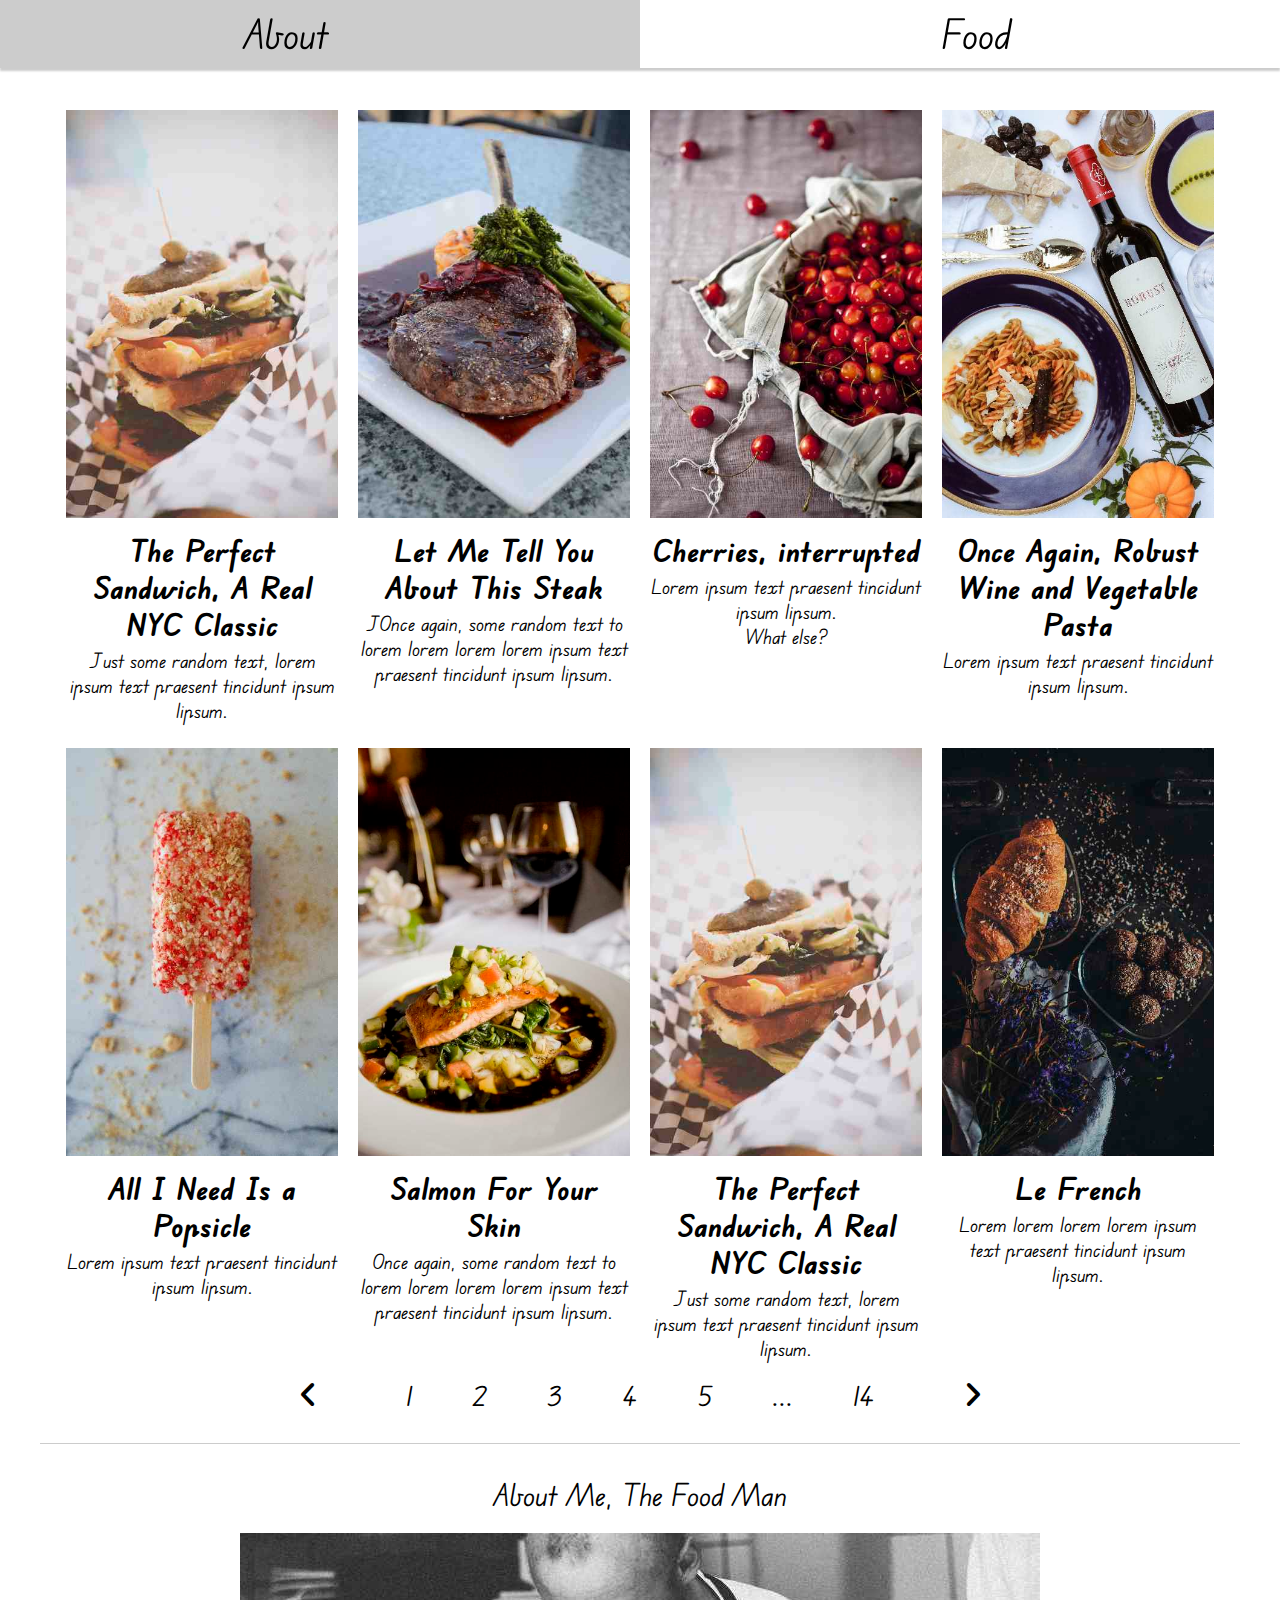
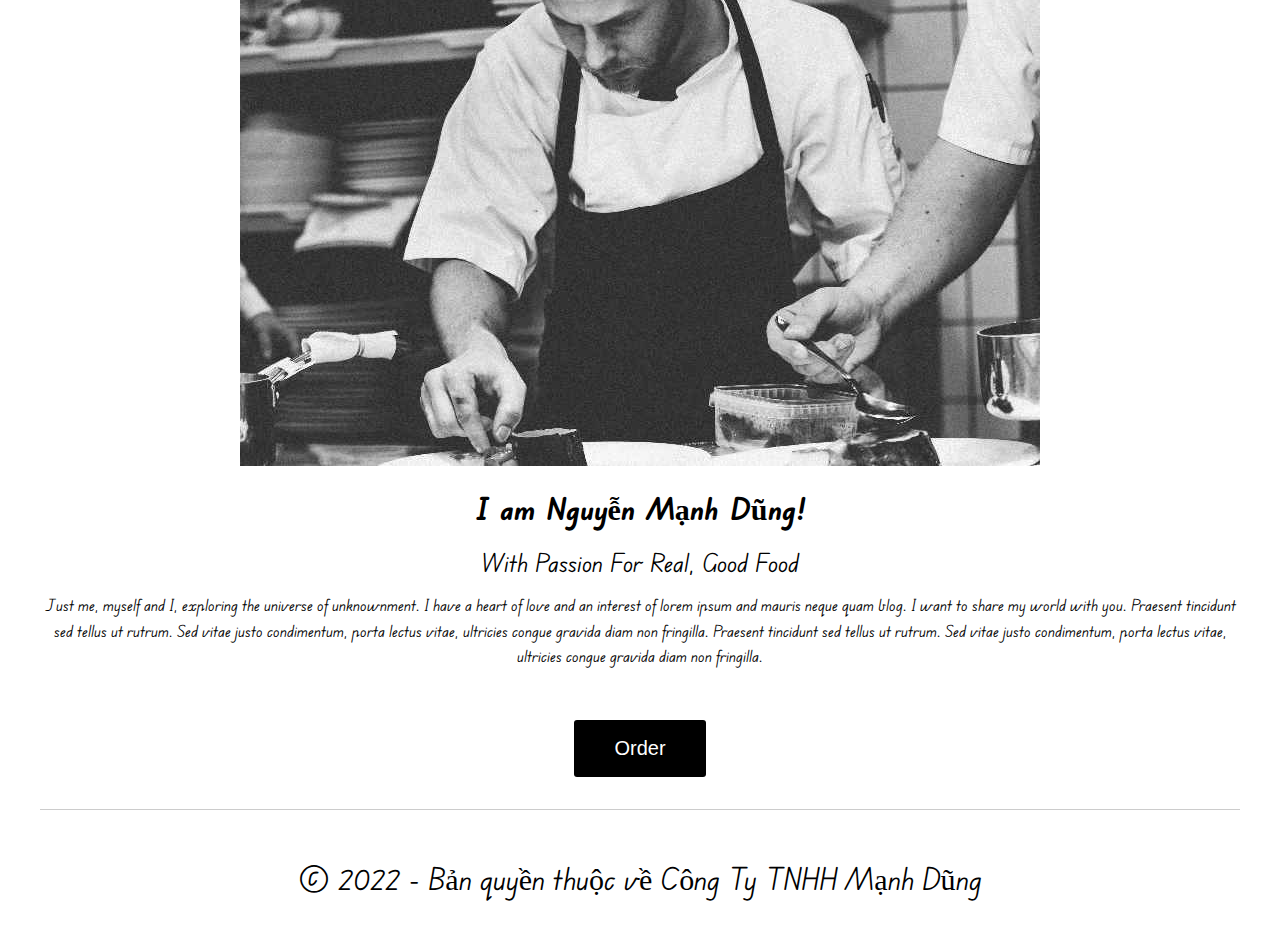
<file: myfood.html>
<!DOCTYPE html>
<html lang="en">
<head>
    <meta charset="UTF-8">
    <meta http-equiv="X-UA-Compatible" content="IE=edge">
    <meta name="viewport" content="width=device-width, initial-scale=1.0">
    <link href="https://fonts.googleapis.com/css2?family=Edu+VIC+WA+NT+Beginner&display=swap" rel="stylesheet">           
    <link rel="stylesheet" href="./fontawesome-free-6.1.1-web/css/all.min.css">
    <link rel="stylesheet" href="./myfood.css">
    <title>MY FOOD</title>
</head>
<body>
    <div id="main">
        <!-- Header -->
        <div id="header">
        <div class="nav">
            <a href="#content-end" class=" text nav-item1">About</a>
            
        </div>
        <div class="nav">
            <a href="#food" class=" text nav-item2">Food</a>
        </div>
    </div>
        <!-- Content -->
        <div id="content">
            <div class="content-section">
        <div id="food" class="content-container">
                <div class="content-container-item">
                    <img src="./images/sandwich.jpg"  class="content-container-item-img">
                    <h5 class="content-container-item-heading">The Perfect Sandwich, A Real NYC Classic</h5>
                <p class="content-container-item-text">Just some random text, lorem ipsum text praesent tincidunt ipsum lipsum.</p>
                </div>
                <div class="content-container-item">
                    <img src="./images/steak.jpg"  class="content-container-item-img">
                    <h5 class="content-container-item-heading">Let Me Tell You About This Steak</h5>
                <p class="content-container-item-text">JOnce again, some random text to lorem lorem lorem lorem ipsum text praesent tincidunt ipsum lipsum.</p>
                </div>
                <div class="content-container-item">
                    <img src="./images/cherries.jpg"  class="content-container-item-img">
                    <h5 class="content-container-item-heading">Cherries, interrupted</h5>
                <p class="content-container-item-text">Lorem ipsum text praesent tincidunt ipsum lipsum.

                   <br> What else?</p>
                </div>
                <div class="content-container-item">
                    <img src="./images/wine.jpg"  class="content-container-item-img">
                    <h5 class="content-container-item-heading">Once Again, Robust Wine and Vegetable Pasta</h5>
                <p class="content-container-item-text">Lorem ipsum text praesent tincidunt ipsum lipsum.</p>
                </div>
        </div>
        <div class="content-container">
            <div class="content-container-item">
                <img src="./images/popsicle.jpg"  class="content-container-item-img">
                <h5 class="content-container-item-heading">All I Need Is a Popsicle</h5>
            <p class="content-container-item-text">Lorem ipsum text praesent tincidunt ipsum lipsum.</p>
            </div>
            <div class="content-container-item">
                <img src="./images/salmon.jpg"  class="content-container-item-img">
                <h5 class="content-container-item-heading">Salmon For Your Skin</h5>
            <p class="content-container-item-text">Once again, some random text to lorem lorem lorem lorem ipsum text praesent tincidunt ipsum lipsum.</p>
            </div>
            <div class="content-container-item">
                <img src="./images/sandwich (1).jpg"  class="content-container-item-img">
                <h5 class="content-container-item-heading">The Perfect Sandwich, A Real NYC Classic</h5>
            <p class="content-container-item-text">Just some random text, lorem ipsum text praesent tincidunt ipsum lipsum.</p>
            </div>
            <div class="content-container-item">
                <img src="./images/croissant.jpg"  class="content-container-item-img">
                <h5 class="content-container-item-heading">Le French</h5>
            <p class="content-container-item-text">Lorem lorem lorem lorem ipsum text praesent tincidunt ipsum lipsum.</p>
            </div>
    </div>
    <ul class="pagination">
        <li class="pagination-item">
            <a href="" class="pagination-item__link">
                <i class="pagination-item__link pagination-item__icon fa-solid fa-angle-left"></i>
            </a>
        </li>
        <li class="pagination-item ">
            <a href="" class="pagination-item__link">1</a>
        </li>
        <li class="pagination-item">
            <a href="" class="pagination-item__link">2</a>
        </li>
        <li class="pagination-item">
            <a href="" class="pagination-item__link">3</a>
        </li>
        <li class="pagination-item">
            <a href="" class="pagination-item__link">4</a>
        </li>
        <li class="pagination-item">
            <a href="" class="pagination-item__link">5</a>
        </li>
        <li class="pagination-item">
            <a href="" class="pagination-item__link">...</a>
        </li>
        <li class="pagination-item">
            <a href="" class="pagination-item__link">14</a>
        </li>
        <li class="pagination-item">
            <a href="" class="pagination-item__link">
                <i class="pagination-item__link pagination-item__icon fa-solid fa-angle-right"></i>
            </a>
        </li>
    </ul>
    <div id="content-end">
        <h3 class="content-end-heading">
            About Me, The Food Man
        </h3>
        <img src="./images/chef.jpg"  class="content-end-img">
        <h4 class="re">I am Nguyễn Mạnh Dũng!</h4>
        <h5 class="ra">With Passion For Real, Good Food</h5>
        <p class="text1">Just me, myself and I, exploring the universe of unknownment. I have a heart of love and an interest of lorem ipsum and mauris neque quam blog. I want to share my world with you. Praesent tincidunt sed tellus ut rutrum. Sed vitae justo condimentum, porta lectus vitae, ultricies congue gravida diam non fringilla. Praesent tincidunt sed tellus ut rutrum. Sed vitae justo condimentum, porta lectus vitae, ultricies congue gravida diam non fringilla.</p>
        <button class="message-btn">Order</button>
    </div>
</div>

</div>
        <!-- Footer -->
        <div id="footer">
            <p class="footer__text"> © 2022 - Bản quyền thuộc về Công Ty TNHH Mạnh Dũng</p>
        </div>
    </div>
    <div class="modal remove">
        <div class="modal-container">
            <div class="modal-header">
                <h1>ORDER</h1>
            </div>
            <div class="modal-content">
                <input type="text" placeholder="Name..." required ><br>
                <input type="text" placeholder="How many people?" required ><br>
                <input type="date" placeholder="16/11/2022 08:00 CH" required><br>
                <textarea placeholder="Message \ Special requiments"cols="20" rows=""></textarea>
           <button class="send-btn">SEND MESSAGE</button>
            </div>
        </div>
    </div>
    <script>
        let closeBtn=document.querySelector('.send-btn');
        let modal = document.querySelector('.modal');
        let orDer=document.querySelector('.message-btn')

        closeBtn.addEventListener('click', function() {
            modal.classList.add('remove');
        });
        orDer.addEventListener('click', function() {
            modal.classList.remove('remove');
        });
    </script>
</body>
</html>
</file>
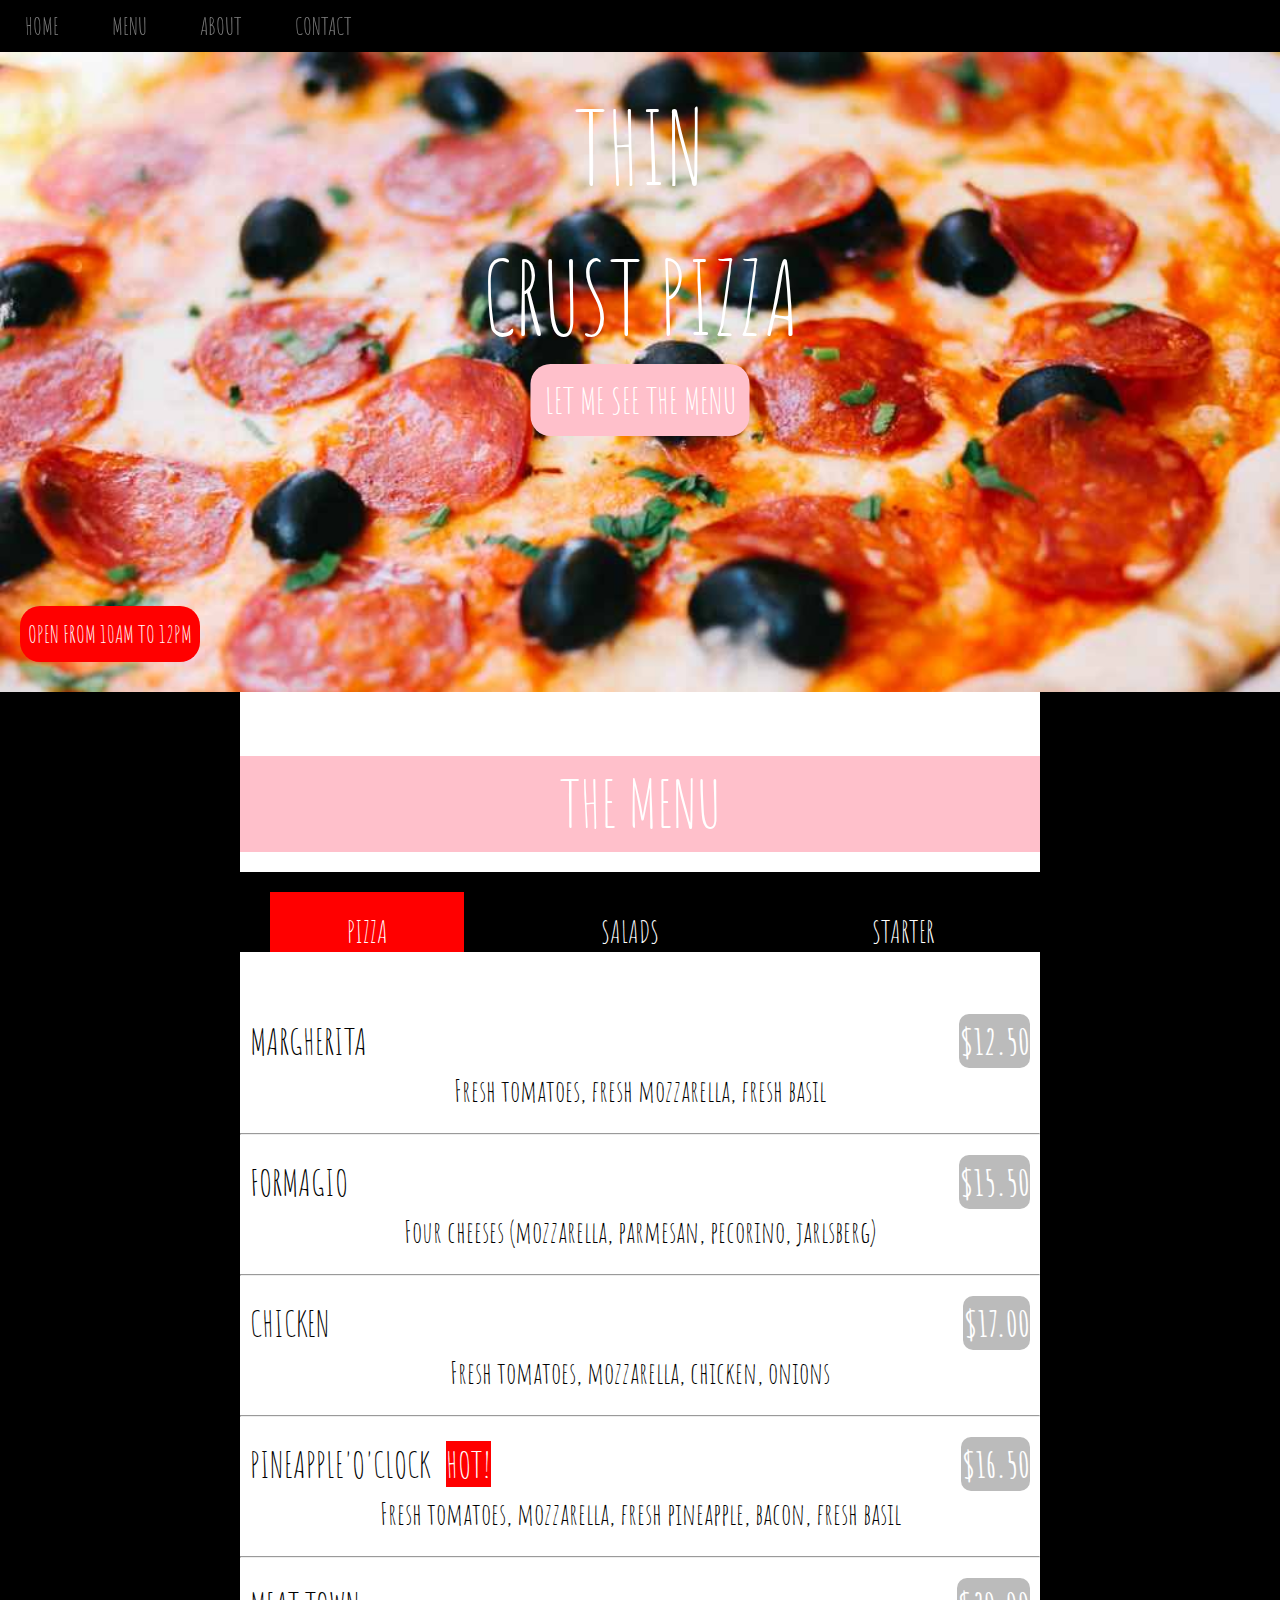
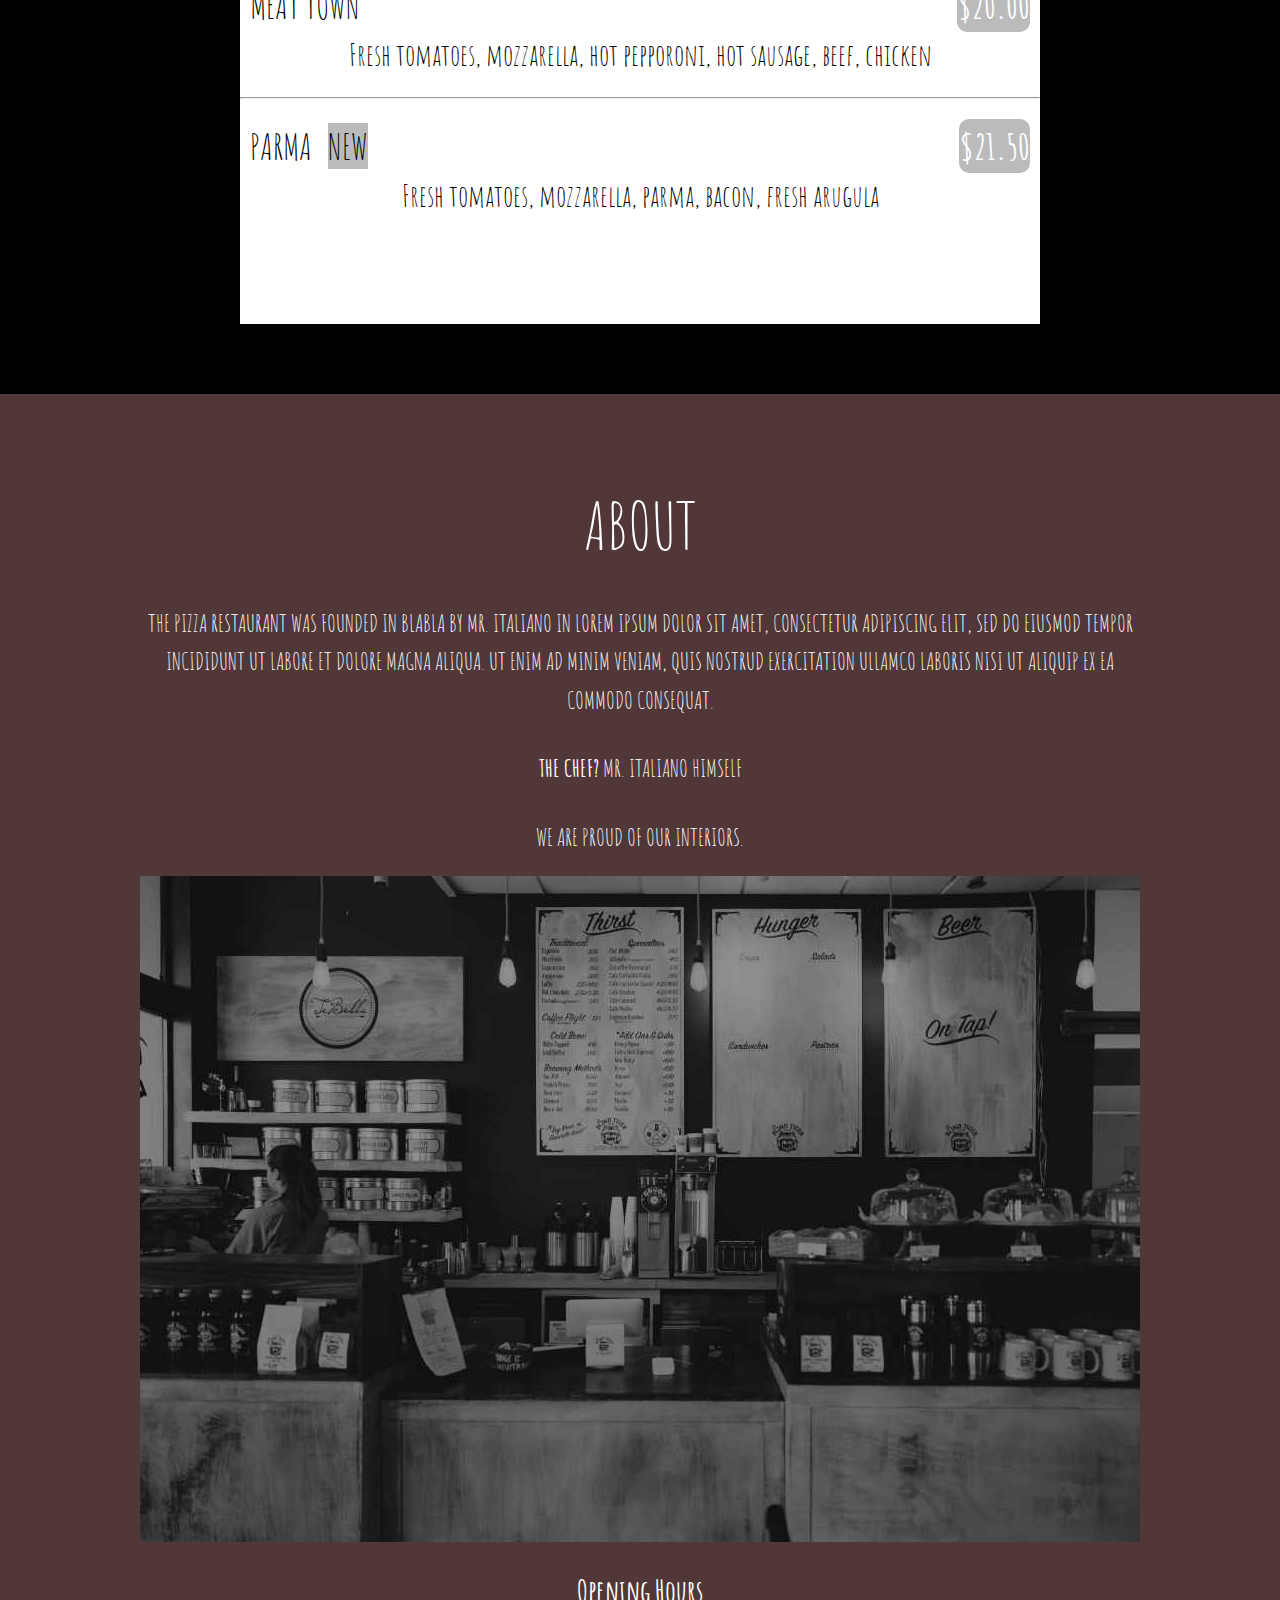
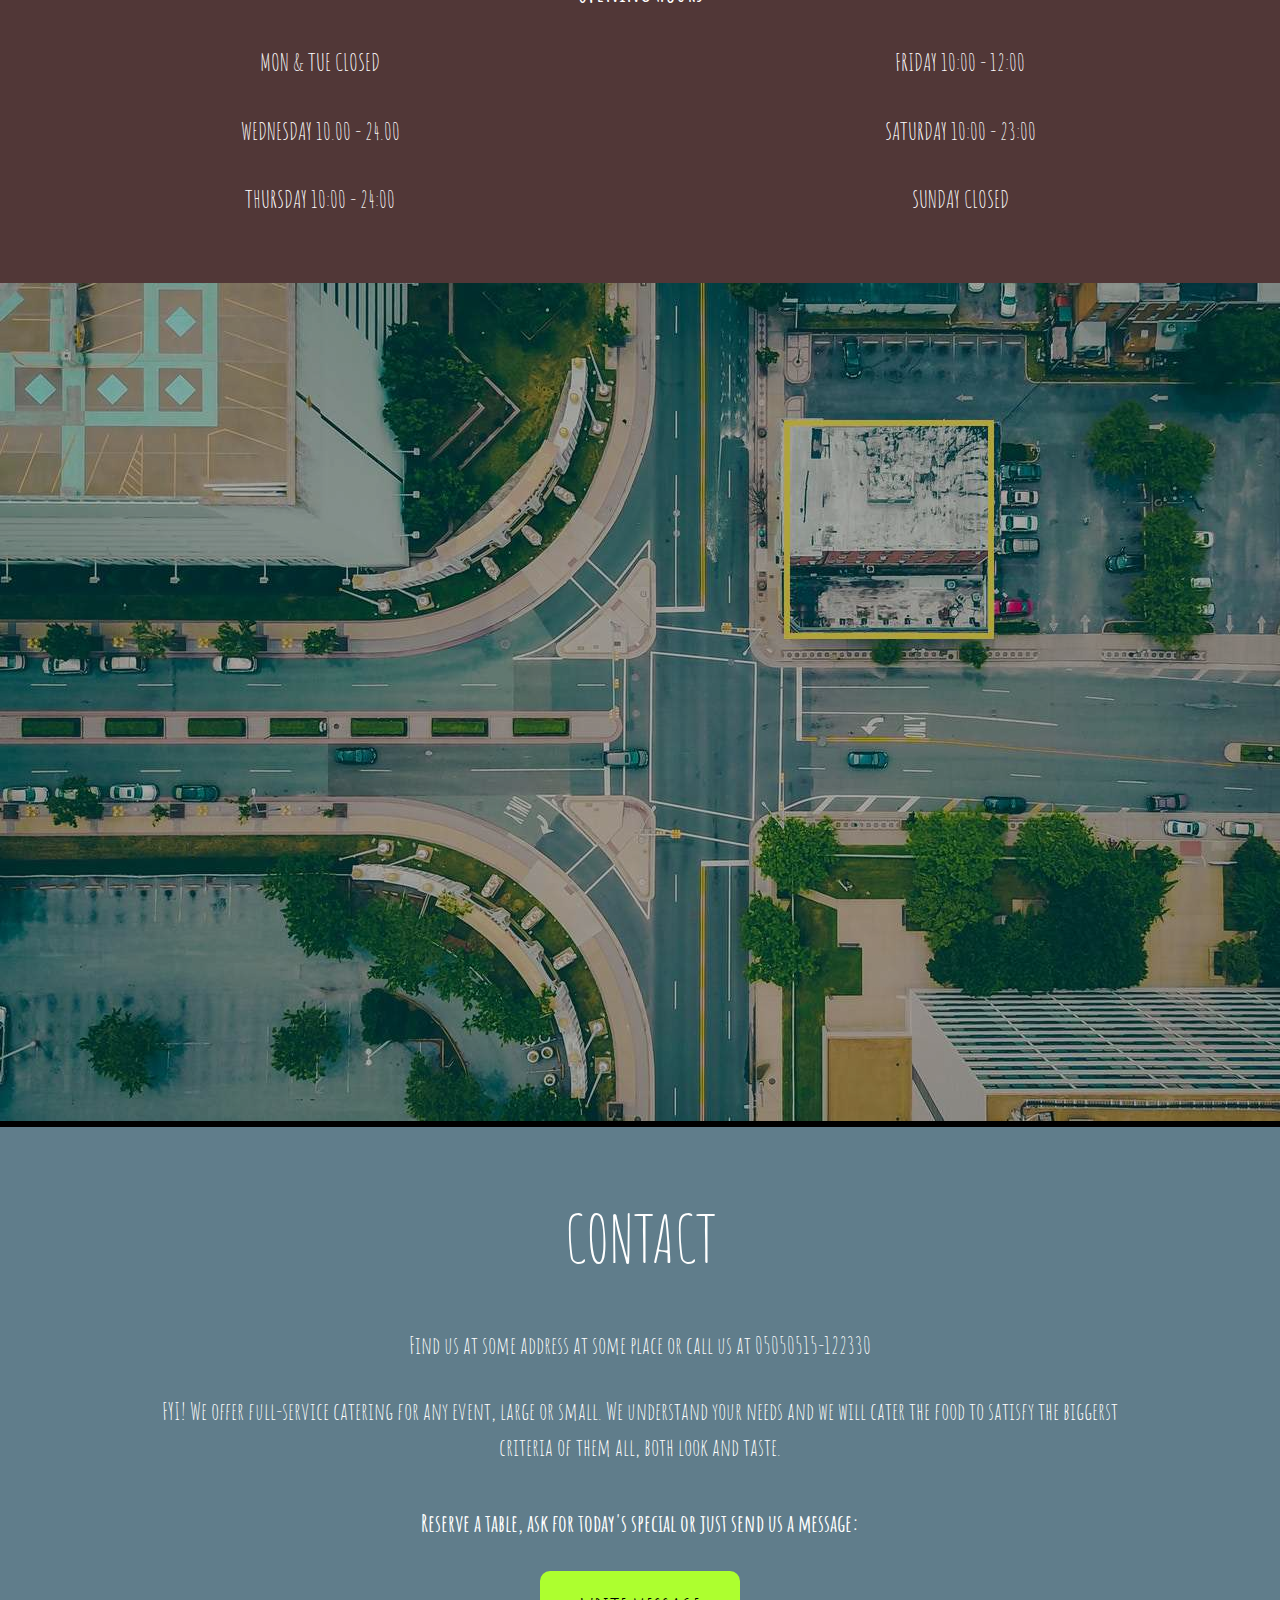
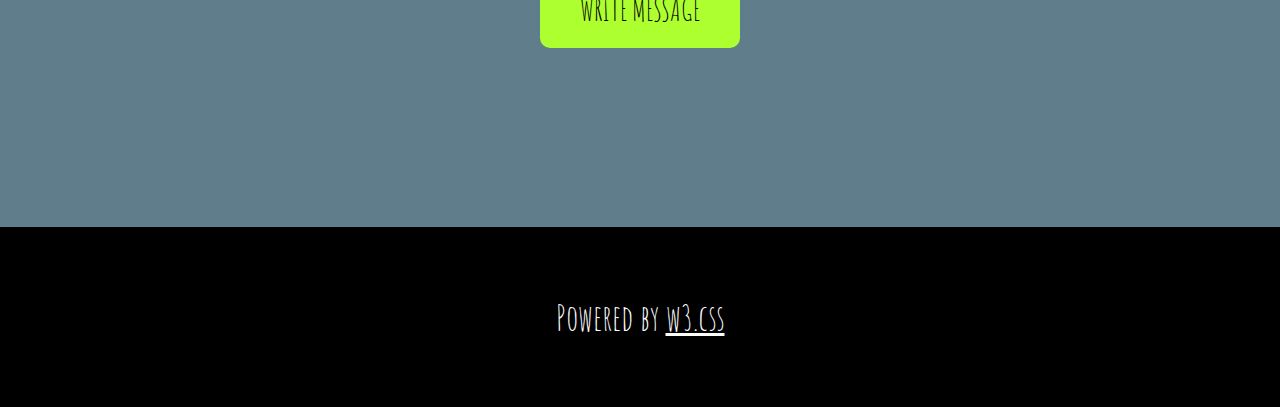
<file: pizza.html>
<!DOCTYPE html>
<html lang="en">

<head>
    <title></title>
    <meta charset="UTF-8">
    <meta name="viewport" content="width=device-width, initial-scale=1">
    <link rel="stylesheet" href="./pizza.css">
    <link href="https://fonts.googleapis.com/css2?family=Amatic+SC&display=swap" rel="stylesheet">
</head>

<body>
    <div id="main">
        <!-- Header -->
        <div id="header">
            <ul id="nav">
                <li><a href="#">Home</a></li>
                <li><a href="#menu">Menu</a></li>
                <li><a href="#about">About</a></li>
                <li><a href="#contact">Contact</a></li>
            </ul>
        </div>
        <!-- End Header -->


        <!-- Slider -->
        <div id="slider">
            <div class="text-content">
                <span>THIN
                    <br>
                    CRUST PIZZA
                </span>
                <button><a class="t" href="#menu">LET ME SEE THE MENU</a></button>
                <p>OPEN FROM 10AM TO 12PM</p>
            </div>
        </div>
        <!-- End Slider -->

        <!-- Content -->
        <div id="content">
            <!-- End content -->
            <div id="menu" class="content-section">
                <div class="section-heading">THE MENU</div>
                <div class="section-table">
                    <div class="section-table-header">
                        <h1 class="j">PIZZA</h1>
                        <h1>SALADS</h1>
                        <h1>STARTER</h1>
                    </div>
                    <div class="menu-table">
                        <h1>
                            <b>MARGHERITA</b>
                            <span class="menu-right">$12.50
                            </span>
                        </h1>
                        <p class="text-menu">Fresh tomatoes, fresh mozzarella, fresh basil</p>
                        <hr>
                        <h1>
                            <b>FORMAGIO</b>
                            <span class="menu-right">$15.50
                            </span>
                        </h1>
                        <p class="text-menu">Four cheeses (mozzarella, parmesan, pecorino, jarlsberg)</p>
                        <hr>
                        <h1>
                            <b>CHICKEN</b>
                            <span class="menu-right">$17.00
                            </span>
                        </h1>
                        <p class="text-menu">Fresh tomatoes, mozzarella, chicken, onions</p>
                        <hr>
                        <h1>
                            <b>PINEAPPLE'O'CLOCK <b class="n">HOT! </b></b>
                            <span class="menu-right">$16.50
                            </span>
                        </h1>
                        <p class="text-menu">Fresh tomatoes, mozzarella, fresh pineapple, bacon, fresh basil</p>
                        <hr>
                        <h1>
                            <b>MEAT TOWN</b>
                            <span class="menu-right">$20.00
                            </span>
                        </h1>
                        <p class="text-menu">Fresh tomatoes, mozzarella, hot pepporoni, hot sausage, beef, chicken</p>
                        <hr>
                        <h1>
                            <b>PARMA <b class="l">NEW</b></b>
                            <span class="menu-right">$21.50
                            </span>
                        </h1>
                        <p class="text-menu">Fresh tomatoes, mozzarella, parma, bacon, fresh arugula</p>


                    </div>
                </div>

            </div>


            <div id="about" class="about-section">
                <h1 class="section-heading1">ABOUT</h1>

                <p>The Pizza Restaurant was founded in blabla by Mr. Italiano in lorem ipsum dolor sit amet, consectetur
                    adipiscing elit, sed do eiusmod tempor<br> incididunt ut labore et dolore magna aliqua. Ut enim ad
                    minim veniam, quis nostrud exercitation ullamco laboris nisi ut aliquip ex ea<br> commodo consequat.
                </p>
                <p><b>The Chef?</b> Mr. Italiano himself</p>
                <p>We are proud of our interiors.</p>
                <img src="./images/onepage_restaurant.jpg">
                <h1 class="text-white">Opening Hours</h1>
                <div class="list">
                    <div class="list-2">
                        <p>Mon & Tue CLOSED</p>
                        <p>Wednesday 10.00 - 24.00</p>
                        <p>Thursday 10:00 - 24:00</p>
                    </div>
                    <div class="list-3">
                        <p>Friday 10:00 - 12:00</p>
                        <p>Saturday 10:00 - 23:00</p>
                        <p>Sunday Closed</p>
                    </div>
                </div>
            </div>
            <div class="fg">
            <img  style="opacity:0.7;" src="./images/map.jpg">
        </div>

            <div id="contact" class="contact-section">
                <div class="section-heading1">CONTACT</div>
                <p style="font-size:24px ; margin-top:40px ;" class="text-white">Find us at some
                    address at some place or call us at 05050515-122330</p>
                <p style="font-size:24px ; margin-top:30px ;" class="text-white">FYI! We offer full-service catering for any event, large or small. We understand your needs and we will cater the food to satisfy the biggerst<br> criteria of them all, both look and taste.</p>
            <h1 style="font-size:24px ; margin-top:40px ;" class="text-white">Reserve a table, ask for today's special or just send us a message:</h1>
           <button class="message-btn">WRITE MESSAGE</button>
        </div>
        </div>
        <!-- Footer -->
        <div id="footer">
            <p>Powered by <a class="text-white" href="https://www.w3schools.com/" target="_blank">w3.css</a></p>
        </div>
        <!-- End footer -->
    </div>
    <div class="modal remove">
        <div class="modal-container">
            <div class="modal-header">
                <h1>ORDER</h1>
            </div>
            <div class="modal-content">
                <input type="text" placeholder="NAME" required ><br>
                <input type="text" placeholder="HOW MANY PEOPLE" required ><br>
                <input type="date" placeholder="16/11/2022 08:00 CH" required><br>
                <textarea placeholder="MESSAGE \ SPECIAL REQUIREMENTS"cols="20" rows=""></textarea>
           <button class="send-btn">SEND MESSAGE</button>
            </div>
        </div>
    </div>
<script>
    let closeBtn = document.querySelector(".send-btn");
    let modal = document.querySelector(".modal");
    let seNd = document.querySelector(".message-btn");

    closeBtn.addEventListener("click", function(){
        modal.classList.add("remove");
    });
    seNd.addEventListener("click", function(){
        modal.classList.remove("remove");
    });
</script>
</body>

</html>
</file>
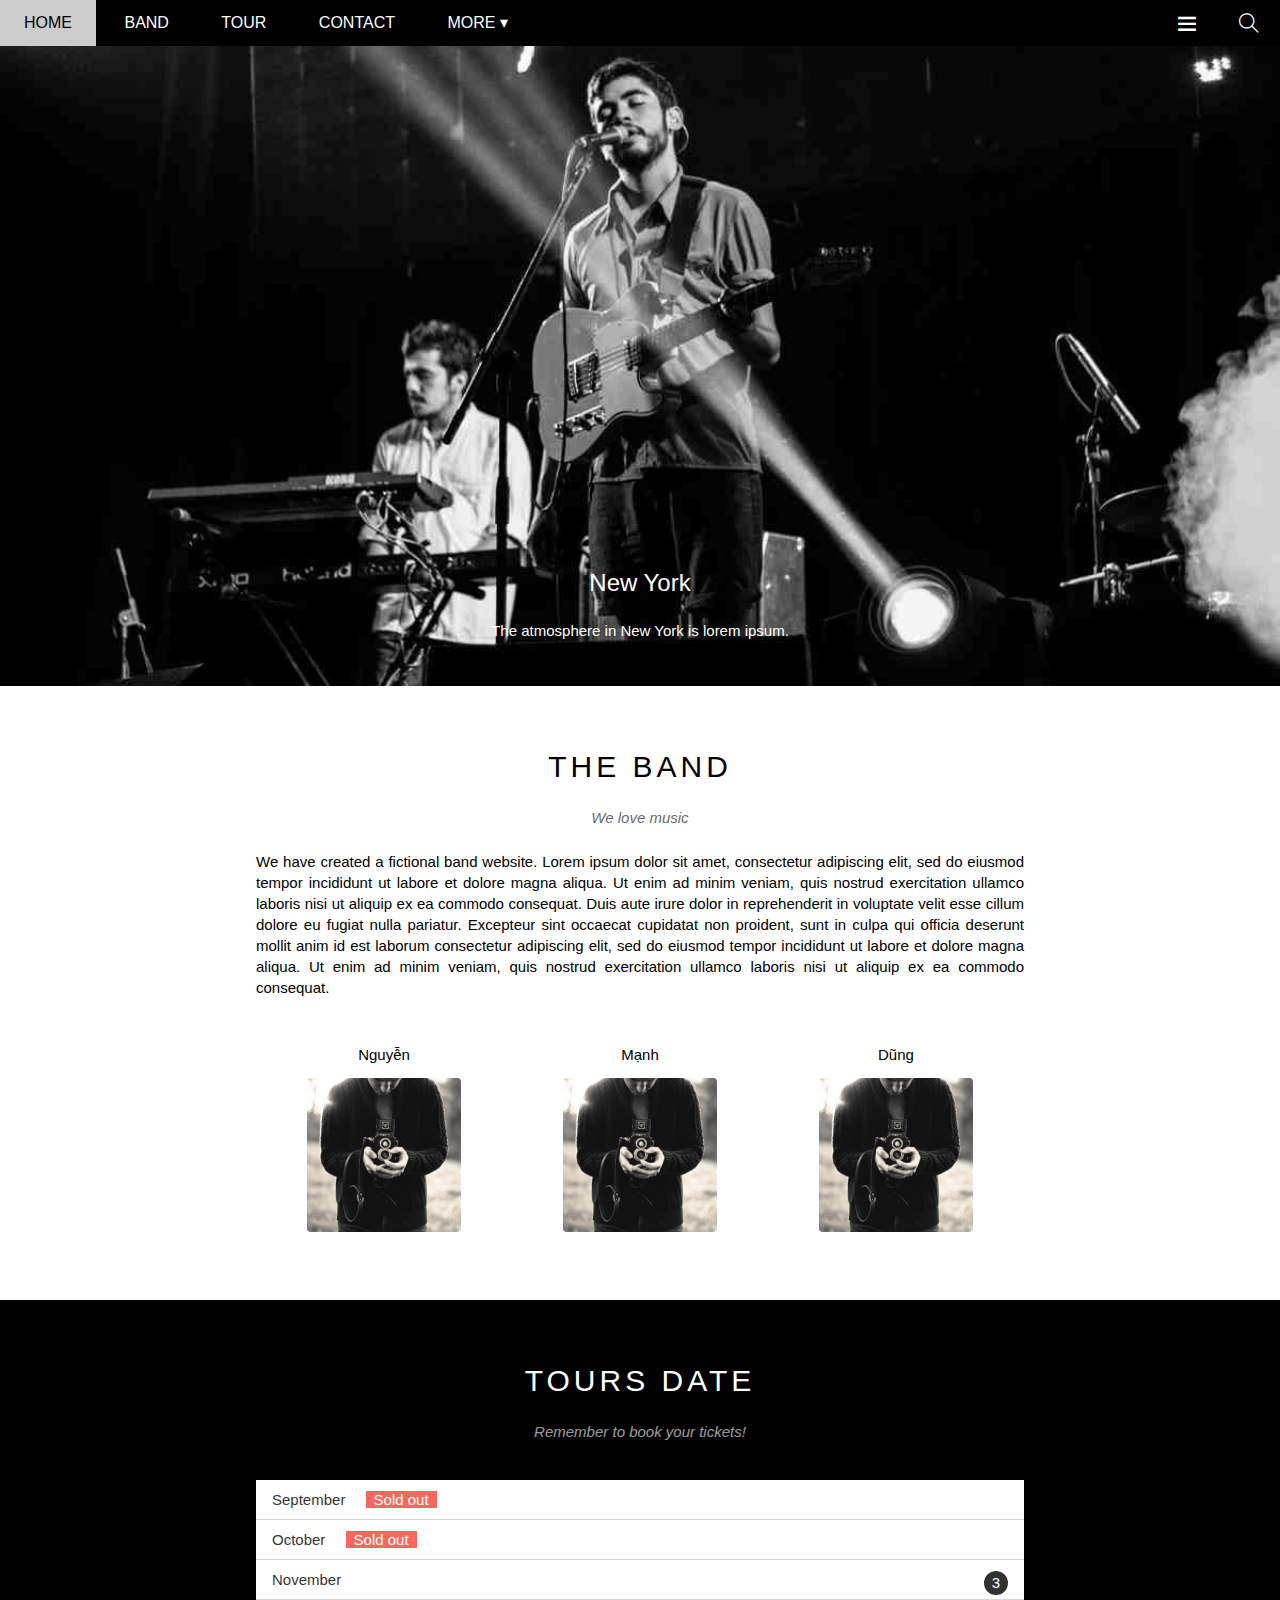
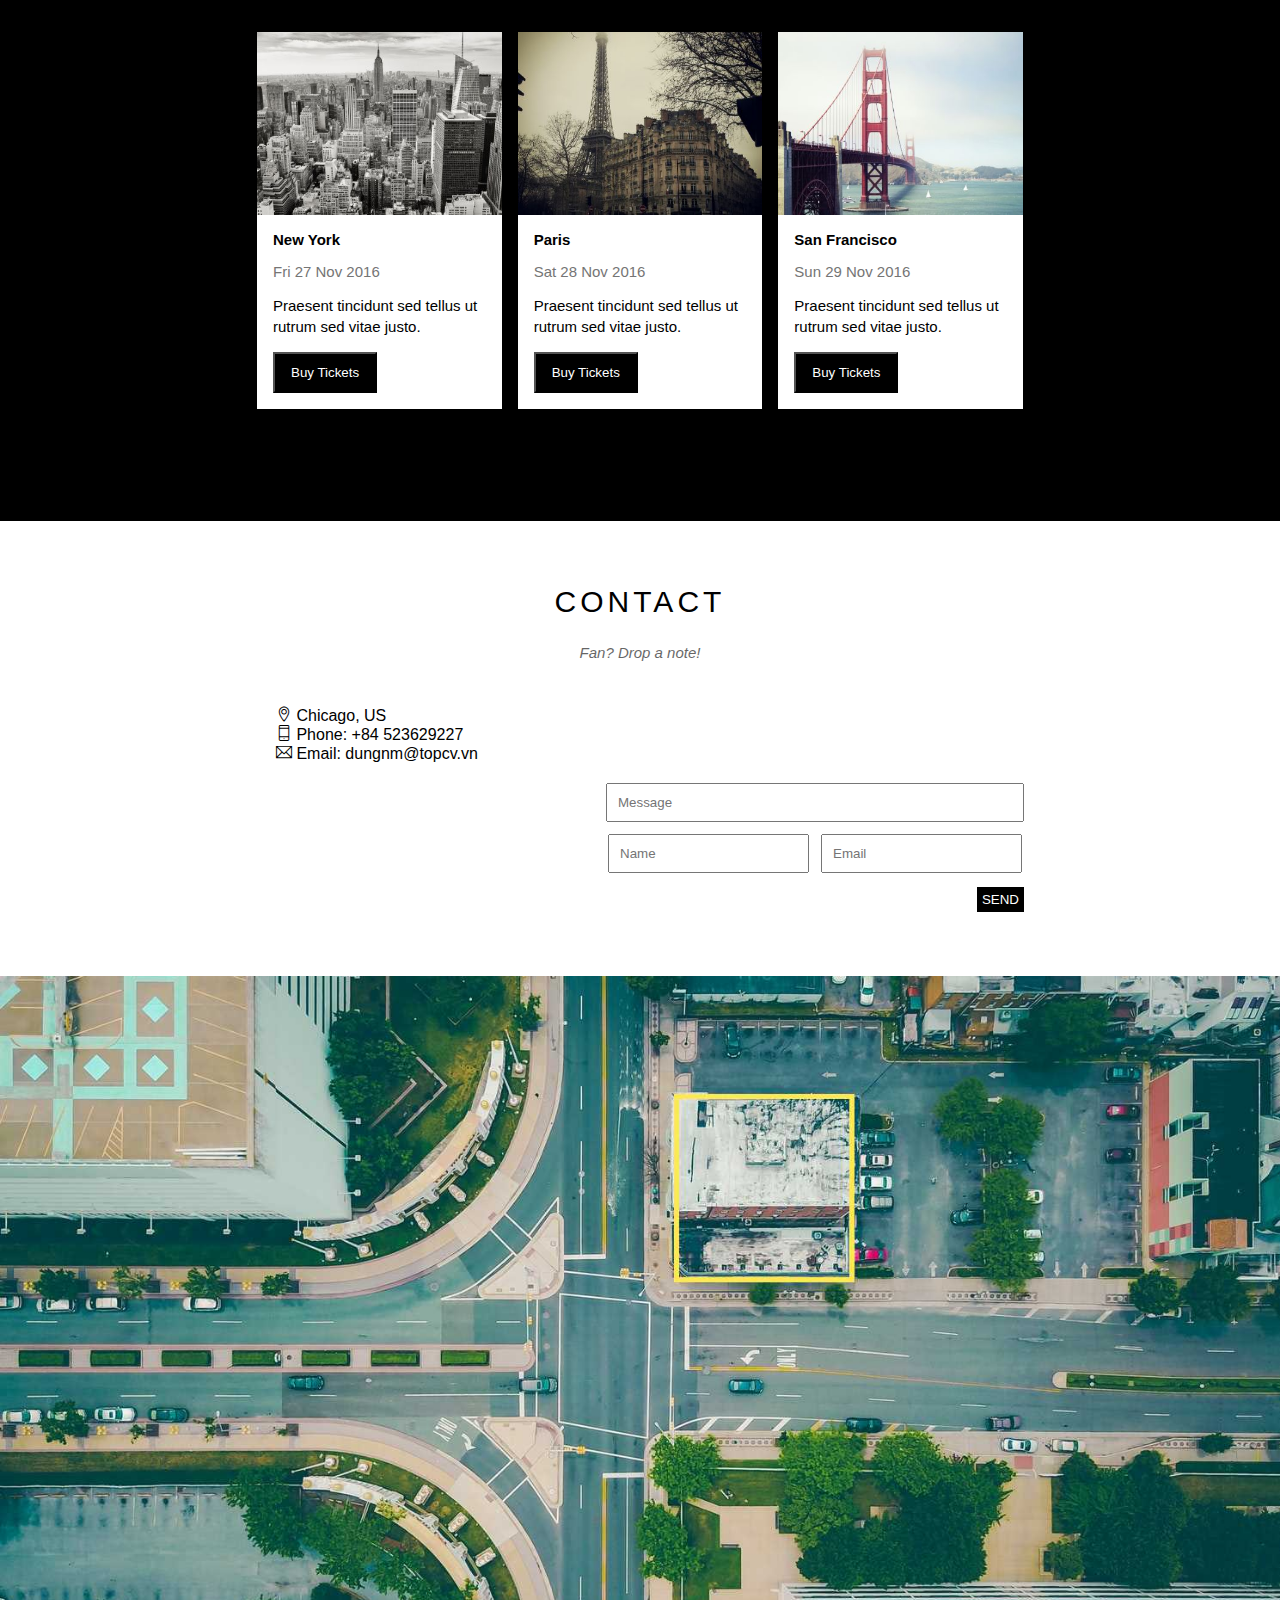
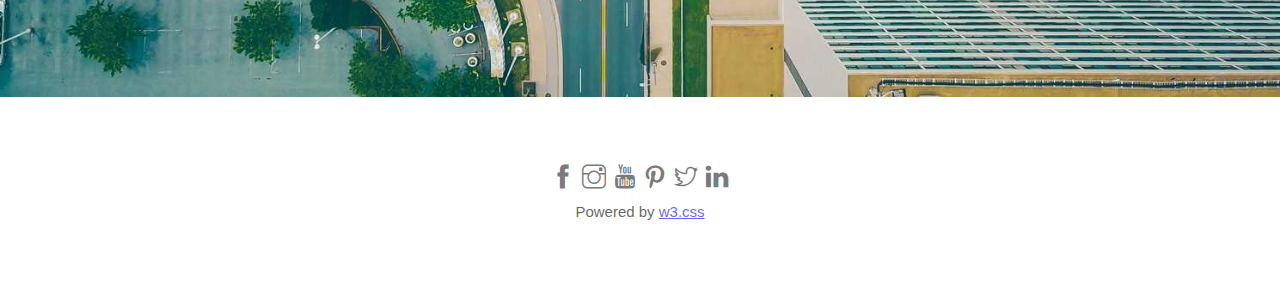
<file: theband.html>
<!DOCTYPE html>
<html lang="en">

<head>
    <meta charset="UTF-8">
    <meta name="viewport" content="width=device-width, initial-scale=1">

    <title>Mạnh Dũng</title>
    <link rel="stylesheet" href="./theband.css">
    <link rel="stylesheet" href="./reponsivetheband.css">
    <link rel="stylesheet" href="./themify-icons/themify-icons.css">
</head>

<body>
    <div id="main">
        <!-- Header -->
        <div id="header">
            <!-- Begin Nav -->
            <ul id="nav">
                <li><a href="#">Home</a></li>
                <li><a a href="#band">Band</a></li>
                <li><a href="#tour">Tour</a></li>
                <li><a href="#contact">Contact</a></li>
                <li>
                    <a href="">More ▾</a>
                    <ul class="subnav">
                        <li><a href="">Merchandise</a></li>
                        <li><a href="">Extras</a></li>
                        <li><a href="">Media</a></li>
                    </ul>
                </li>
            </ul>
            <!-- End Nav -->

            <!-- Begin search button -->
            <div class="search-btn">
                <i class="search-icon ti-search"></i>
            </div>
            <div id="mobile-menu" class="mobile-menu-btn">
                <i  class="menu-icon ti-menu"></i>
            </div>
            <!-- End search button -->
        </div>


        <!-- Slider -->
        <div id="slider">
            <div class="text-content">
                <h2 class="text-heading">New York</h2>
                <div class="text-conversation">The atmosphere in New York is lorem ipsum.</div>
            </div>
        </div>


        <!-- Content -->
        <div id="content">
            <!-- About Section -->
            <div id="band" class="content-section">
                <h2 class="section-heading">THE BAND</h2>
                <p class="section-sub-heading">We love music</p>
                <p class="about-text">We have created a fictional band website. Lorem ipsum dolor sit amet, consectetur
                    adipiscing elit, sed do eiusmod tempor incididunt ut labore et dolore magna aliqua. Ut enim ad minim
                    veniam, quis nostrud exercitation ullamco laboris nisi ut aliquip ex ea commodo consequat. Duis aute
                    irure dolor in reprehenderit in voluptate velit esse cillum dolore eu fugiat nulla pariatur.
                    Excepteur sint occaecat cupidatat non proident, sunt in culpa qui officia deserunt mollit anim id
                    est laborum consectetur adipiscing elit, sed do eiusmod tempor incididunt ut labore et dolore magna
                    aliqua. Ut enim ad minim veniam, quis nostrud exercitation ullamco laboris nisi ut aliquip ex ea
                    commodo consequat.</p>
                <div class="member-lists">
                    <div class="member-item">
                        <p class="member-name">Nguyễn </p>
                        <img src="./images/bandmember.jpg" alt="" class="member-avt">
                    </div>
                    <div class="member-item">
                        <p class="member-name">Mạnh</p>
                        <img src="./images/bandmember.jpg" alt="" class="member-avt">
                    </div>
                    <div class="member-item">
                        <p class="member-name">Dũng</p>
                        <img src="./images/bandmember.jpg" alt="" class="member-avt">
                    </div>
                    <div class="clear"></div>
                </div>
            </div>

            <!-- Tour Section -->
            <div id="tour" class="tour-section">
                <div class="content-section">
                    <h2 class="section-heading text-white">TOURS DATE</h2>
                    <p class="section-sub-heading text-white">Remember to book your tickets!</p>
                    <ul class="tickets-list">
                        <li>September <span class="sold-out">Sold out</span></li>
                        <li>October <span class="sold-out">Sold out</span></li>
                        <li>November <span class="quantity">3</span></li>
                    </ul>
                    <!-- Places -->
                    <div class="places-list">
                        <div class="place-item">
                            <img src="./images/newyork.jpg" class="place-img">
                            <div class="place-body">
                                <h3 class="place-heading">New York</h3>
                                <p class="place-time">Fri 27 Nov 2016</p>
                                <p class="place-desc">Praesent tincidunt sed tellus ut rutrum sed vitae justo.</p>
                                <button class="place-buy-btn ">Buy Tickets</button>
                            </div>
                        </div>
                        <div class="place-item">
                            <img src="./images/paris.jpg" class="place-img">
                            <div class="place-body">
                                <h3 class="place-heading">Paris</h3>
                                <p class="place-time">Sat 28 Nov 2016</p>
                                <p class="place-desc">Praesent tincidunt sed tellus ut rutrum sed vitae justo.</p>
                                <button class="place-buy-btn ">Buy Tickets</button>
                            </div>
                        </div>
                        <div class="place-item">
                            <img src="./images/sanfran.jpg" class="place-img">
                            <div class="place-body">
                                <h3 class="place-heading">San Francisco</h3>
                                <p class="place-time">Sun 29 Nov 2016</p>
                                <p class="place-desc">Praesent tincidunt sed tellus ut rutrum sed vitae justo.</p>
                                <button class="place-buy-btn ">Buy Tickets</button>
                            </div>
                        </div>
                        <div class="clear"></div>
                    </div>
                </div>
            </div>

            <!-- Contact Section -->
            <div id="contact" class="content-section">
                <h2 class="section-heading">CONTACT</h2>
                <p class="section-sub-heading">Fan? Drop a note!</p>
                <div class="contact">
                    <div class="left-contact">
                        <ul class="d">
                            <li class="icon"> <i class=" ti-location-pin"></i> Chicago, US</li>
                            <li class="icon"><i class=" ti-mobile"></i> Phone: +84 523629227</li>
                            <li class="icon"><i class=" ti-email"></i> Email: dungnm@topcv.vn</li>
                        </ul>
                    </div>
                    <div class="right-contact">
                        <table>
                            <tr>
                                <td>
                                    <input type="text" placeholder="Name" class="name">
                                </td>
                                <td>
                                    <input type="text" placeholder="Email" class="email">
                                </td>
                            </tr>
                            <tr>
                                <input type="text" placeholder="Message" class="message">
                            </tr>
                        </table>
                        <button type="button" class="b">SEND</button>
                    </div>
                    <div class="clear"></div>
                </div>
            </div>
            <div class="map-section">
                <img src="./images/map.jpg">
            </div>
            <!-- Footer -->
            <div id="footer">
                <div class="socials-list">
                    <a href="https://www.facebook.com/" target="_blank"><i class="ti-facebook"></i></a>
                    <a href="https://www.instagram.com/" target="_blank"><i class="ti-instagram"></i></a>
                    <a href="https://www.youtube.com/" target="blank"><i class="ti-youtube"></i></a>
                    <a href="https://www.pinterest.com/" target="blank"><i class="ti-pinterest"></i></a>
                    <a href="https://twitter.com/?lang=vi" target="_blank"><i class="ti-twitter"></i></a>
                    <a href="https://www.linkedin.com/" target="_blank"><i class="ti-linkedin"></i></a>
                </div>
                <p class="copyright">Powered by <a href="https://www.w3schools.com/" target="_blank" >w3.css</a></p>
            </div>
        </div>
    </div>
    <div class="modal remove">
        <div class="modal-container">
            <div class="modal-close">
                <i class="ti-close"></i>
            </div>
            <header class="modal-header">
                <i class="ti-bag"></i>
                Tickets
            </header>

            <div class="modal-body">
                <label for="quantity" class="modal-label">
                    <i class="ti-shopping-cart"></i>
                    Tickets, $15 per person
                </label>
                <input id="quantity" type="text" placeholder="How many?" class="modal-input">
                <label for="email" class="modal-label">
                    <i class="ti-user"></i>
                    Send To
                </label>
                <input id="email" type="email" placeholder="Enter email" class="modal-input">
                <button id="buy-tickets">
                    Pay
                    <i class="ti-check"> </i>
                </button>
            </div>
            <footer class="modal-footer">
                <p class="modal-help">Need <a href="#">help?</a></p>
            </footer>
        </div>
    </div>
    <script src="./theband.js"></script>
<script>
    var header =document.getElementById('header');
    var mobileMenu =document.getElementById('mobile-menu');
    var headerHeight =header.clientHeight;

    mobileMenu.onclick = function() {
        var isClose = header.clientHeight === headerHeight;
        if(isClose){
            header.style.height = 'auto';
        }
        else{
            header.style.height = null;
        }
    }
</script>
</body>

</html>
</file>
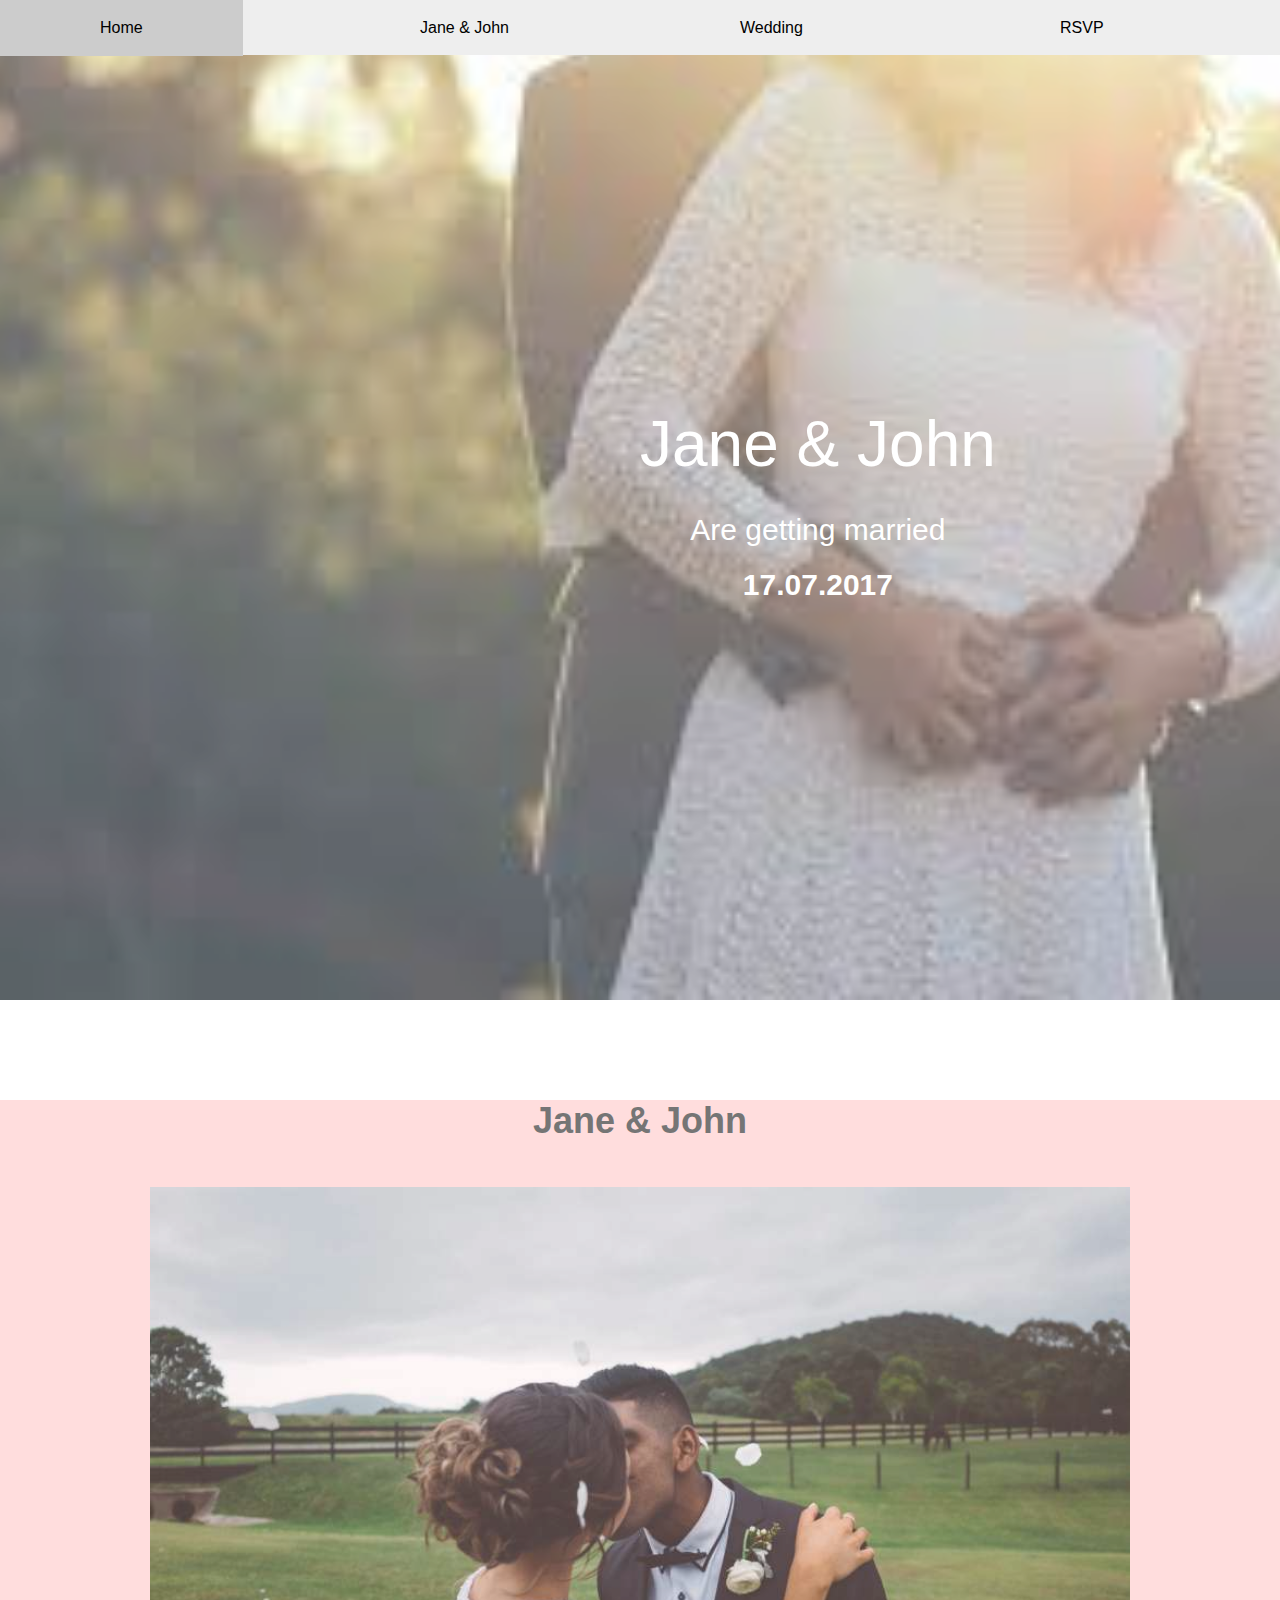
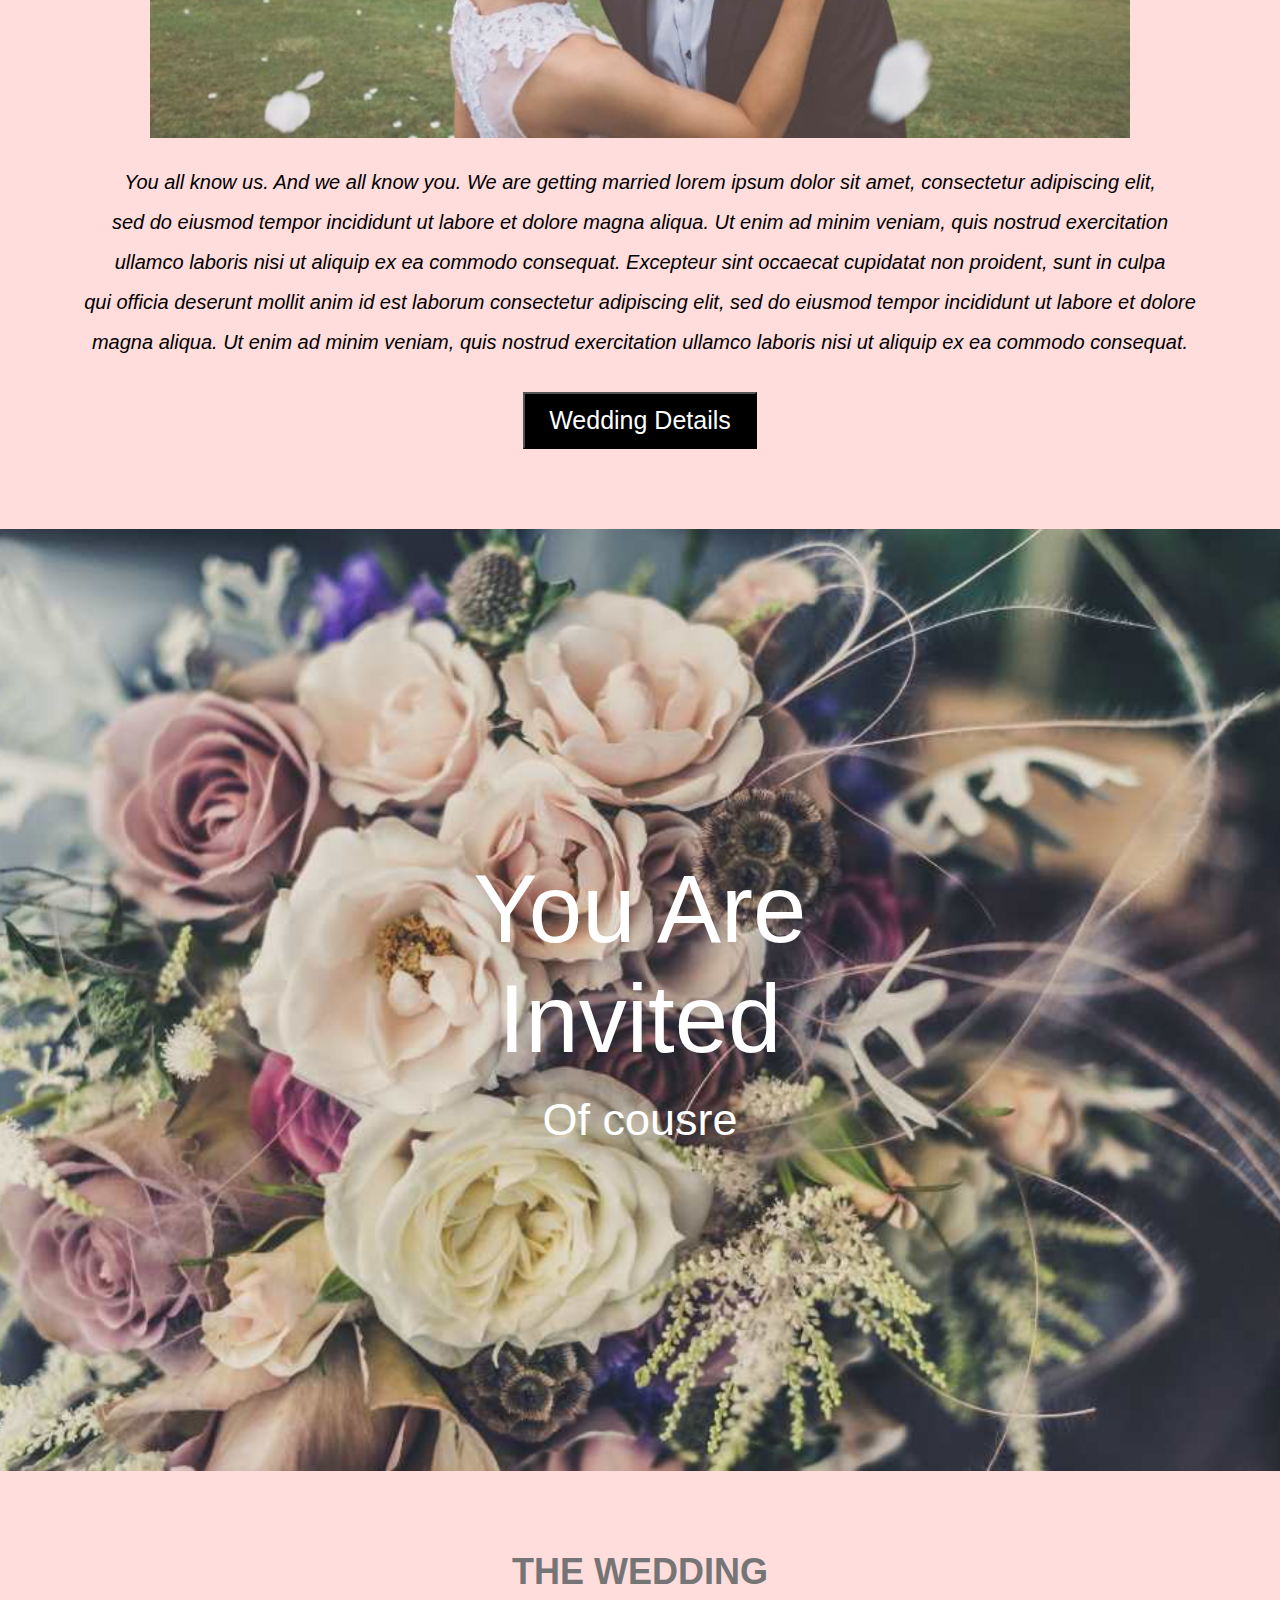
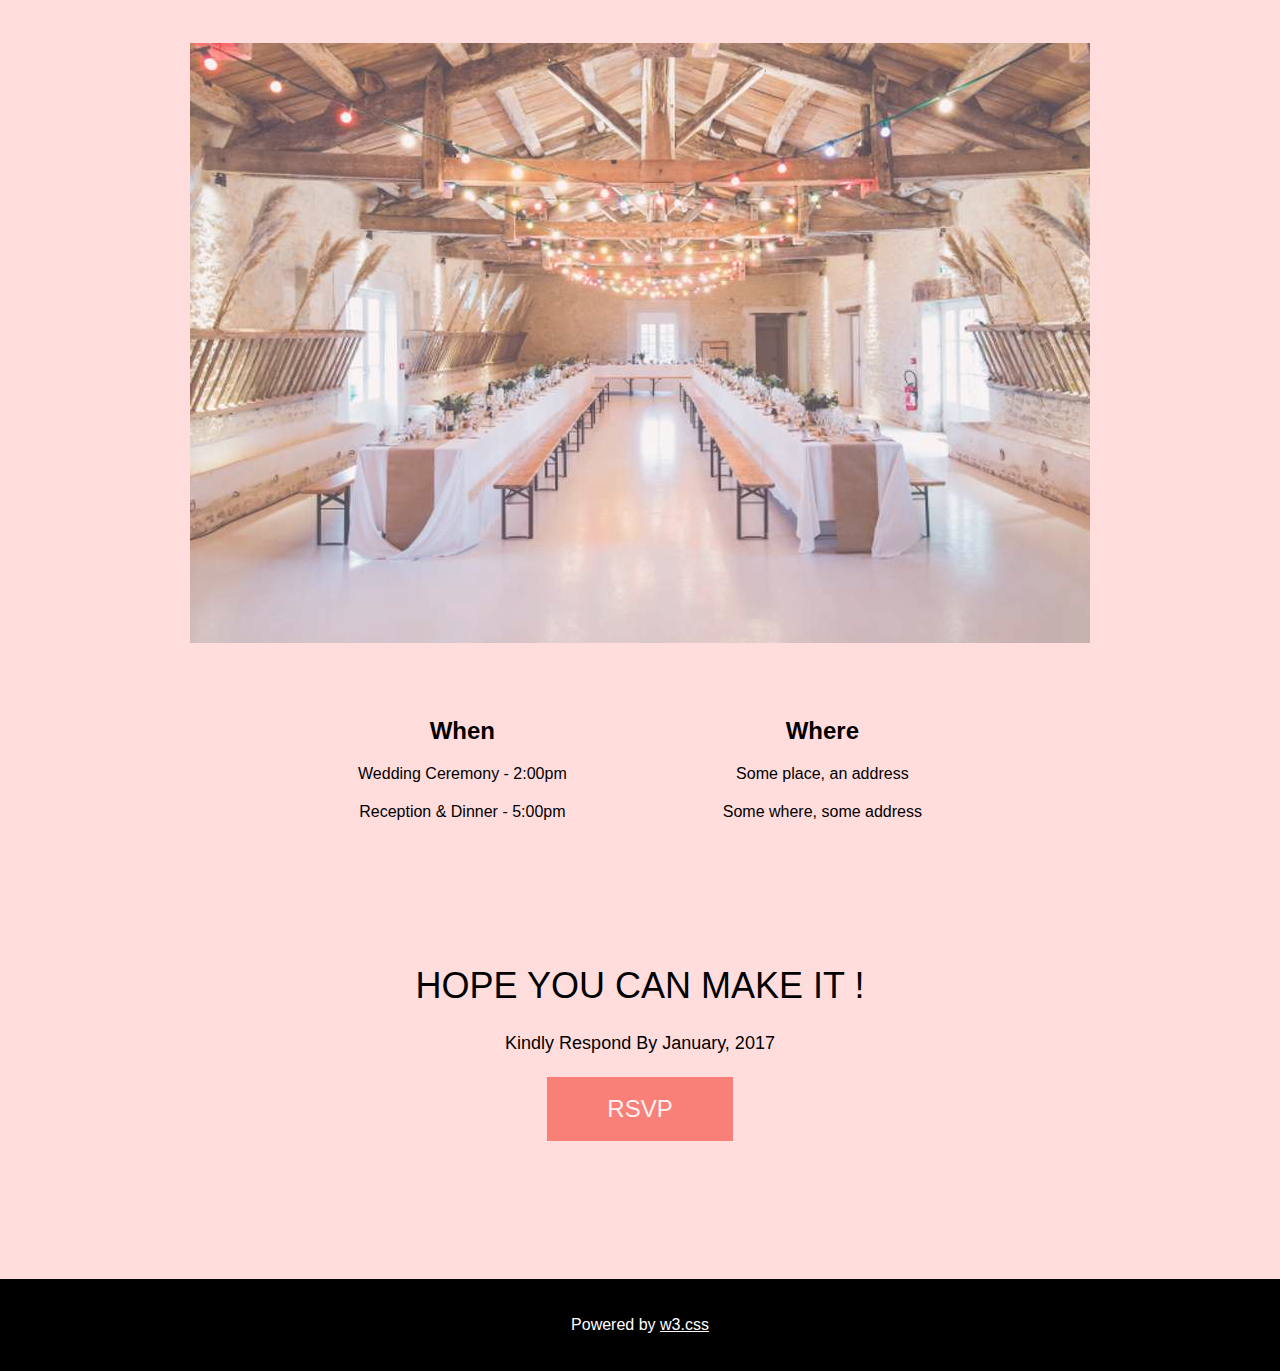
<file: wedding.html>
<!DOCTYPE html>
<html lang="en">

<head>
    <meta charset="UTF-8">
    <meta http-equiv="X-UA-Compatible" content="IE=edge">
    <meta name="viewport" content="width=device-width, initial-scale=1.0">
    <link rel="stylesheet" href="./wedding.css">
    <title>Wedding</title>
</head>

<html>
<div id="main">
    <!-- Begin nav -->
    <div id="header">
        <ul id="nav">
            <li><a href="">Home</a></li>
            <li><a href="#1">Jane & John</a></li>
            <li><a href="#wedding">Wedding</a></li>
            <li><a href="#2">RSVP</a></li>

        </ul>
    </div>
    <!-- End nav -->

    <!-- Begin slider -->
    <div id="slider">
        <div class="mid-slider">
            <h1>Jane & John</h1>
            <h2>Are getting married</h2>
            <h3>17.07.2017</h3>
        </div>
    </div>
    <!-- End slider -->

    <!-- Begin content -->
    <div id="content">
        <div id="1" class="content-1">
            <h1> Jane & John</h1>
            <img src="./images/wedding_couple2.jpg">
            <p>You all know us. And we all know you. We are getting married lorem ipsum dolor sit amet, consectetur
                adipiscing elit,<br> sed do eiusmod tempor incididunt ut labore et dolore magna aliqua. Ut enim ad minim
                veniam, quis nostrud exercitation<br> ullamco laboris nisi ut aliquip ex ea commodo consequat. Excepteur
                sint occaecat cupidatat non proident, sunt in culpa<br> qui officia deserunt mollit anim id est laborum
                consectetur adipiscing elit, sed do eiusmod tempor incididunt ut labore et dolore<br> magna aliqua. Ut
                enim ad minim veniam, quis nostrud exercitation ullamco laboris nisi ut aliquip ex ea commodo consequat.
            </p>
            <button><a a href="#wedding">Wedding Details</a></button>
        </div>
        <div class="content-img">
            <div class="center-content-img">
                <h1>You Are Invited</h1>
                <p>Of cousre</p>
            </div>
        </div>
        <div id="wedding" class="content-3">
            <h1 class="g"> THE WEDDING </h1>
            <img src="./images/wedding_location.jpg">
            <div class="content-3-desc">
                <div class="left">
                    <h2>When</h2>
                    <p>Wedding Ceremony - 2:00pm</p>
                    <p>Reception & Dinner - 5:00pm</p>
                </div>
                <div class="right">
                    <h2>Where</h2>
                    <p>Some place, an address</p>
                    <p>Some where, some address</p>
                </div>
            </div>
        </div>
        <div id="2" class="content-4">
            <h1>HOPE YOU CAN MAKE IT !</h1>
            <h2>Kindly Respond By January, 2017</h2>
            <button class="RSVP-btn">RSVP</button>
        </div>
    </div>
    <!-- End content-->

    <!-- Begin footer -->
    <div id="footer">
        <p>Powered by <a href="https://www.w3schools.com/" target="_blank">w3.css</a></p>
    </div>
    <!-- End footer -->
</div>
<div class="modal remove">
    <div class="modal-content">
        <h1 class ="heading-content">CAN YOU COME ?</h1>
        <p class="heading-p">We really hope you can make it.</p>
        <input class="name" type="text" placeholder="Name(s)">
        <p class="heading-p">Sincerely, John & Jane</p>
        <div class="modal-btn">
            <button class="left-btn close-btn">Going</button>
            <button class="right-btn close-btn">Can't come</button>
        </div>
        <div class="clear"></div>
    </div>
</div>

<script >
    let closeBtn = document.querySelectorAll(".close-btn");
    let modal = document.querySelector(".modal");
    let rsVp = document.querySelectorAll(".RSVP-btn")

   for(let i = 0; i < closeBtn.length; i++)
   {
    closeBtn[i].addEventListener("click", function(){
            modal.classList.add("remove");
    });
   }
for(let i = 0; i < rsVp.length; i++) {
    rsVp[i].addEventListener("click", function(){
        modal.classList.remove("remove");
    });
}
</script>
</body>

</html>
</file>
<file: style.css>
*{
    margin: 0;
    padding: 0;
    box-sizing: border-box;
}
html , body {
    background-color:#f8f8f8
}
#content{
    width: 100%;
    display: flex;
    align-items: center;
    justify-content: space-between ;
    flex-wrap: wrap;
    padding: 40px;
}
.content-item{
    widtH:30%;
    padding: 30px;
    background-color: #999;
    margin:20px;
    border:5px solid pink;
    border-radius: 5px;
    box-shadow: 5px 5px 5px 12px rgba(182, 169, 169, 0.7);
    cursor:pointer;
}
.content-item-img{
    width:100%;
    height:200px;
}
.content-item-head{
    text-align:center;
    color:green;
    margin: 15px
}
a{
    text-decoration: none;
}
</file>
<file: themify-icons/demo-files/demo.css>
body {
	font: normal 1em/1.5em Arial, Helvetica, sans-serif;
	max-width: 90%;
	margin: 30px auto 0;
}
h1, h3 {
	font-weight: normal;
}
h3 {
	font-size: 1.4;
	text-transform: uppercase;
	letter-spacing: 1px;
}

.icon-section {
	margin: 0 0 3em;
	clear: both;
	overflow: hidden;
}
.icon-container {
	width: 240px; 
	padding: .7em 0;
	float: left; 
	position: relative;
	text-align: left;
}
.icon-container [class^="ti-"], 
.icon-container [class*=" ti-"] {
	color: #000;
	position: absolute;
	margin-top: 3px;
	transition: .3s;
}
.icon-container:hover [class^="ti-"],
.icon-container:hover [class*=" ti-"] {
	font-size: 2.2em;
	margin-top: -5px;
}
.icon-container:hover .icon-name {
	color: #000;
}
.icon-name {
	color: #aaa;
	margin-left: 35px;
	font-size: .8em;
	transition: .3s;
}
.icon-container:hover .icon-name {
	margin-left: 45px;
}
</file>
<file: themify-icons/themify-icons.css>
@font-face {
	font-family: 'themify';
	src:url('fonts/themify.eot?-fvbane');
	src:url('fonts/themify.eot?#iefix-fvbane') format('embedded-opentype'),
		url('fonts/themify.woff?-fvbane') format('woff'),
		url('fonts/themify.ttf?-fvbane') format('truetype'),
		url('fonts/themify.svg?-fvbane#themify') format('svg');
	font-weight: normal;
	font-style: normal;
}

[class^="ti-"], [class*=" ti-"] {
	font-family: 'themify';
	speak: none;
	font-style: normal;
	font-weight: normal;
	font-variant: normal;
	text-transform: none;
	line-height: 1;

	/* Better Font Rendering =========== */
	-webkit-font-smoothing: antialiased;
	-moz-osx-font-smoothing: grayscale;
}

.ti-wand:before {
	content: "\e600";
}
.ti-volume:before {
	content: "\e601";
}
.ti-user:before {
	content: "\e602";
}
.ti-unlock:before {
	content: "\e603";
}
.ti-unlink:before {
	content: "\e604";
}
.ti-trash:before {
	content: "\e605";
}
.ti-thought:before {
	content: "\e606";
}
.ti-target:before {
	content: "\e607";
}
.ti-tag:before {
	content: "\e608";
}
.ti-tablet:before {
	content: "\e609";
}
.ti-star:before {
	content: "\e60a";
}
.ti-spray:before {
	content: "\e60b";
}
.ti-signal:before {
	content: "\e60c";
}
.ti-shopping-cart:before {
	content: "\e60d";
}
.ti-shopping-cart-full:before {
	content: "\e60e";
}
.ti-settings:before {
	content: "\e60f";
}
.ti-search:before {
	content: "\e610";
}
.ti-zoom-in:before {
	content: "\e611";
}
.ti-zoom-out:before {
	content: "\e612";
}
.ti-cut:before {
	content: "\e613";
}
.ti-ruler:before {
	content: "\e614";
}
.ti-ruler-pencil:before {
	content: "\e615";
}
.ti-ruler-alt:before {
	content: "\e616";
}
.ti-bookmark:before {
	content: "\e617";
}
.ti-bookmark-alt:before {
	content: "\e618";
}
.ti-reload:before {
	content: "\e619";
}
.ti-plus:before {
	content: "\e61a";
}
.ti-pin:before {
	content: "\e61b";
}
.ti-pencil:before {
	content: "\e61c";
}
.ti-pencil-alt:before {
	content: "\e61d";
}
.ti-paint-roller:before {
	content: "\e61e";
}
.ti-paint-bucket:before {
	content: "\e61f";
}
.ti-na:before {
	content: "\e620";
}
.ti-mobile:before {
	content: "\e621";
}
.ti-minus:before {
	content: "\e622";
}
.ti-medall:before {
	content: "\e623";
}
.ti-medall-alt:before {
	content: "\e624";
}
.ti-marker:before {
	content: "\e625";
}
.ti-marker-alt:before {
	content: "\e626";
}
.ti-arrow-up:before {
	content: "\e627";
}
.ti-arrow-right:before {
	content: "\e628";
}
.ti-arrow-left:before {
	content: "\e629";
}
.ti-arrow-down:before {
	content: "\e62a";
}
.ti-lock:before {
	content: "\e62b";
}
.ti-location-arrow:before {
	content: "\e62c";
}
.ti-link:before {
	content: "\e62d";
}
.ti-layout:before {
	content: "\e62e";
}
.ti-layers:before {
	content: "\e62f";
}
.ti-layers-alt:before {
	content: "\e630";
}
.ti-key:before {
	content: "\e631";
}
.ti-import:before {
	content: "\e632";
}
.ti-image:before {
	content: "\e633";
}
.ti-heart:before {
	content: "\e634";
}
.ti-heart-broken:before {
	content: "\e635";
}
.ti-hand-stop:before {
	content: "\e636";
}
.ti-hand-open:before {
	content: "\e637";
}
.ti-hand-drag:before {
	content: "\e638";
}
.ti-folder:before {
	content: "\e639";
}
.ti-flag:before {
	content: "\e63a";
}
.ti-flag-alt:before {
	content: "\e63b";
}
.ti-flag-alt-2:before {
	content: "\e63c";
}
.ti-eye:before {
	content: "\e63d";
}
.ti-export:before {
	content: "\e63e";
}
.ti-exchange-vertical:before {
	content: "\e63f";
}
.ti-desktop:before {
	content: "\e640";
}
.ti-cup:before {
	content: "\e641";
}
.ti-crown:before {
	content: "\e642";
}
.ti-comments:before {
	content: "\e643";
}
.ti-comment:before {
	content: "\e644";
}
.ti-comment-alt:before {
	content: "\e645";
}
.ti-close:before {
	content: "\e646";
}
.ti-clip:before {
	content: "\e647";
}
.ti-angle-up:before {
	content: "\e648";
}
.ti-angle-right:before {
	content: "\e649";
}
.ti-angle-left:before {
	content: "\e64a";
}
.ti-angle-down:before {
	content: "\e64b";
}
.ti-check:before {
	content: "\e64c";
}
.ti-check-box:before {
	content: "\e64d";
}
.ti-camera:before {
	content: "\e64e";
}
.ti-announcement:before {
	content: "\e64f";
}
.ti-brush:before {
	content: "\e650";
}
.ti-briefcase:before {
	content: "\e651";
}
.ti-bolt:before {
	content: "\e652";
}
.ti-bolt-alt:before {
	content: "\e653";
}
.ti-blackboard:before {
	content: "\e654";
}
.ti-bag:before {
	content: "\e655";
}
.ti-move:before {
	content: "\e656";
}
.ti-arrows-vertical:before {
	content: "\e657";
}
.ti-arrows-horizontal:before {
	content: "\e658";
}
.ti-fullscreen:before {
	content: "\e659";
}
.ti-arrow-top-right:before {
	content: "\e65a";
}
.ti-arrow-top-left:before {
	content: "\e65b";
}
.ti-arrow-circle-up:before {
	content: "\e65c";
}
.ti-arrow-circle-right:before {
	content: "\e65d";
}
.ti-arrow-circle-left:before {
	content: "\e65e";
}
.ti-arrow-circle-down:before {
	content: "\e65f";
}
.ti-angle-double-up:before {
	content: "\e660";
}
.ti-angle-double-right:before {
	content: "\e661";
}
.ti-angle-double-left:before {
	content: "\e662";
}
.ti-angle-double-down:before {
	content: "\e663";
}
.ti-zip:before {
	content: "\e664";
}
.ti-world:before {
	content: "\e665";
}
.ti-wheelchair:before {
	content: "\e666";
}
.ti-view-list:before {
	content: "\e667";
}
.ti-view-list-alt:before {
	content: "\e668";
}
.ti-view-grid:before {
	content: "\e669";
}
.ti-uppercase:before {
	content: "\e66a";
}
.ti-upload:before {
	content: "\e66b";
}
.ti-underline:before {
	content: "\e66c";
}
.ti-truck:before {
	content: "\e66d";
}
.ti-timer:before {
	content: "\e66e";
}
.ti-ticket:before {
	content: "\e66f";
}
.ti-thumb-up:before {
	content: "\e670";
}
.ti-thumb-down:before {
	content: "\e671";
}
.ti-text:before {
	content: "\e672";
}
.ti-stats-up:before {
	content: "\e673";
}
.ti-stats-down:before {
	content: "\e674";
}
.ti-split-v:before {
	content: "\e675";
}
.ti-split-h:before {
	content: "\e676";
}
.ti-smallcap:before {
	content: "\e677";
}
.ti-shine:before {
	content: "\e678";
}
.ti-shift-right:before {
	content: "\e679";
}
.ti-shift-left:before {
	content: "\e67a";
}
.ti-shield:before {
	content: "\e67b";
}
.ti-notepad:before {
	content: "\e67c";
}
.ti-server:before {
	content: "\e67d";
}
.ti-quote-right:before {
	content: "\e67e";
}
.ti-quote-left:before {
	content: "\e67f";
}
.ti-pulse:before {
	content: "\e680";
}
.ti-printer:before {
	content: "\e681";
}
.ti-power-off:before {
	content: "\e682";
}
.ti-plug:before {
	content: "\e683";
}
.ti-pie-chart:before {
	content: "\e684";
}
.ti-paragraph:before {
	content: "\e685";
}
.ti-panel:before {
	content: "\e686";
}
.ti-package:before {
	content: "\e687";
}
.ti-music:before {
	content: "\e688";
}
.ti-music-alt:before {
	content: "\e689";
}
.ti-mouse:before {
	content: "\e68a";
}
.ti-mouse-alt:before {
	content: "\e68b";
}
.ti-money:before {
	content: "\e68c";
}
.ti-microphone:before {
	content: "\e68d";
}
.ti-menu:before {
	content: "\e68e";
}
.ti-menu-alt:before {
	content: "\e68f";
}
.ti-map:before {
	content: "\e690";
}
.ti-map-alt:before {
	content: "\e691";
}
.ti-loop:before {
	content: "\e692";
}
.ti-location-pin:before {
	content: "\e693";
}
.ti-list:before {
	content: "\e694";
}
.ti-light-bulb:before {
	content: "\e695";
}
.ti-Italic:before {
	content: "\e696";
}
.ti-info:before {
	content: "\e697";
}
.ti-infinite:before {
	content: "\e698";
}
.ti-id-badge:before {
	content: "\e699";
}
.ti-hummer:before {
	content: "\e69a";
}
.ti-home:before {
	content: "\e69b";
}
.ti-help:before {
	content: "\e69c";
}
.ti-headphone:before {
	content: "\e69d";
}
.ti-harddrives:before {
	content: "\e69e";
}
.ti-harddrive:before {
	content: "\e69f";
}
.ti-gift:before {
	content: "\e6a0";
}
.ti-game:before {
	content: "\e6a1";
}
.ti-filter:before {
	content: "\e6a2";
}
.ti-files:before {
	content: "\e6a3";
}
.ti-file:before {
	content: "\e6a4";
}
.ti-eraser:before {
	content: "\e6a5";
}
.ti-envelope:before {
	content: "\e6a6";
}
.ti-download:before {
	content: "\e6a7";
}
.ti-direction:before {
	content: "\e6a8";
}
.ti-direction-alt:before {
	content: "\e6a9";
}
.ti-dashboard:before {
	content: "\e6aa";
}
.ti-control-stop:before {
	content: "\e6ab";
}
.ti-control-shuffle:before {
	content: "\e6ac";
}
.ti-control-play:before {
	content: "\e6ad";
}
.ti-control-pause:before {
	content: "\e6ae";
}
.ti-control-forward:before {
	content: "\e6af";
}
.ti-control-backward:before {
	content: "\e6b0";
}
.ti-cloud:before {
	content: "\e6b1";
}
.ti-cloud-up:before {
	content: "\e6b2";
}
.ti-cloud-down:before {
	content: "\e6b3";
}
.ti-clipboard:before {
	content: "\e6b4";
}
.ti-car:before {
	content: "\e6b5";
}
.ti-calendar:before {
	content: "\e6b6";
}
.ti-book:before {
	content: "\e6b7";
}
.ti-bell:before {
	content: "\e6b8";
}
.ti-basketball:before {
	content: "\e6b9";
}
.ti-bar-chart:before {
	content: "\e6ba";
}
.ti-bar-chart-alt:before {
	content: "\e6bb";
}
.ti-back-right:before {
	content: "\e6bc";
}
.ti-back-left:before {
	content: "\e6bd";
}
.ti-arrows-corner:before {
	content: "\e6be";
}
.ti-archive:before {
	content: "\e6bf";
}
.ti-anchor:before {
	content: "\e6c0";
}
.ti-align-right:before {
	content: "\e6c1";
}
.ti-align-left:before {
	content: "\e6c2";
}
.ti-align-justify:before {
	content: "\e6c3";
}
.ti-align-center:before {
	content: "\e6c4";
}
.ti-alert:before {
	content: "\e6c5";
}
.ti-alarm-clock:before {
	content: "\e6c6";
}
.ti-agenda:before {
	content: "\e6c7";
}
.ti-write:before {
	content: "\e6c8";
}
.ti-window:before {
	content: "\e6c9";
}
.ti-widgetized:before {
	content: "\e6ca";
}
.ti-widget:before {
	content: "\e6cb";
}
.ti-widget-alt:before {
	content: "\e6cc";
}
.ti-wallet:before {
	content: "\e6cd";
}
.ti-video-clapper:before {
	content: "\e6ce";
}
.ti-video-camera:before {
	content: "\e6cf";
}
.ti-vector:before {
	content: "\e6d0";
}
.ti-themify-logo:before {
	content: "\e6d1";
}
.ti-themify-favicon:before {
	content: "\e6d2";
}
.ti-themify-favicon-alt:before {
	content: "\e6d3";
}
.ti-support:before {
	content: "\e6d4";
}
.ti-stamp:before {
	content: "\e6d5";
}
.ti-split-v-alt:before {
	content: "\e6d6";
}
.ti-slice:before {
	content: "\e6d7";
}
.ti-shortcode:before {
	content: "\e6d8";
}
.ti-shift-right-alt:before {
	content: "\e6d9";
}
.ti-shift-left-alt:before {
	content: "\e6da";
}
.ti-ruler-alt-2:before {
	content: "\e6db";
}
.ti-receipt:before {
	content: "\e6dc";
}
.ti-pin2:before {
	content: "\e6dd";
}
.ti-pin-alt:before {
	content: "\e6de";
}
.ti-pencil-alt2:before {
	content: "\e6df";
}
.ti-palette:before {
	content: "\e6e0";
}
.ti-more:before {
	content: "\e6e1";
}
.ti-more-alt:before {
	content: "\e6e2";
}
.ti-microphone-alt:before {
	content: "\e6e3";
}
.ti-magnet:before {
	content: "\e6e4";
}
.ti-line-double:before {
	content: "\e6e5";
}
.ti-line-dotted:before {
	content: "\e6e6";
}
.ti-line-dashed:before {
	content: "\e6e7";
}
.ti-layout-width-full:before {
	content: "\e6e8";
}
.ti-layout-width-default:before {
	content: "\e6e9";
}
.ti-layout-width-default-alt:before {
	content: "\e6ea";
}
.ti-layout-tab:before {
	content: "\e6eb";
}
.ti-layout-tab-window:before {
	content: "\e6ec";
}
.ti-layout-tab-v:before {
	content: "\e6ed";
}
.ti-layout-tab-min:before {
	content: "\e6ee";
}
.ti-layout-slider:before {
	content: "\e6ef";
}
.ti-layout-slider-alt:before {
	content: "\e6f0";
}
.ti-layout-sidebar-right:before {
	content: "\e6f1";
}
.ti-layout-sidebar-none:before {
	content: "\e6f2";
}
.ti-layout-sidebar-left:before {
	content: "\e6f3";
}
.ti-layout-placeholder:before {
	content: "\e6f4";
}
.ti-layout-menu:before {
	content: "\e6f5";
}
.ti-layout-menu-v:before {
	content: "\e6f6";
}
.ti-layout-menu-separated:before {
	content: "\e6f7";
}
.ti-layout-menu-full:before {
	content: "\e6f8";
}
.ti-layout-media-right-alt:before {
	content: "\e6f9";
}
.ti-layout-media-right:before {
	content: "\e6fa";
}
.ti-layout-media-overlay:before {
	content: "\e6fb";
}
.ti-layout-media-overlay-alt:before {
	content: "\e6fc";
}
.ti-layout-media-overlay-alt-2:before {
	content: "\e6fd";
}
.ti-layout-media-left-alt:before {
	content: "\e6fe";
}
.ti-layout-media-left:before {
	content: "\e6ff";
}
.ti-layout-media-center-alt:before {
	content: "\e700";
}
.ti-layout-media-center:before {
	content: "\e701";
}
.ti-layout-list-thumb:before {
	content: "\e702";
}
.ti-layout-list-thumb-alt:before {
	content: "\e703";
}
.ti-layout-list-post:before {
	content: "\e704";
}
.ti-layout-list-large-image:before {
	content: "\e705";
}
.ti-layout-line-solid:before {
	content: "\e706";
}
.ti-layout-grid4:before {
	content: "\e707";
}
.ti-layout-grid3:before {
	content: "\e708";
}
.ti-layout-grid2:before {
	content: "\e709";
}
.ti-layout-grid2-thumb:before {
	content: "\e70a";
}
.ti-layout-cta-right:before {
	content: "\e70b";
}
.ti-layout-cta-left:before {
	content: "\e70c";
}
.ti-layout-cta-center:before {
	content: "\e70d";
}
.ti-layout-cta-btn-right:before {
	content: "\e70e";
}
.ti-layout-cta-btn-left:before {
	content: "\e70f";
}
.ti-layout-column4:before {
	content: "\e710";
}
.ti-layout-column3:before {
	content: "\e711";
}
.ti-layout-column2:before {
	content: "\e712";
}
.ti-layout-accordion-separated:before {
	content: "\e713";
}
.ti-layout-accordion-merged:before {
	content: "\e714";
}
.ti-layout-accordion-list:before {
	content: "\e715";
}
.ti-ink-pen:before {
	content: "\e716";
}
.ti-info-alt:before {
	content: "\e717";
}
.ti-help-alt:before {
	content: "\e718";
}
.ti-headphone-alt:before {
	content: "\e719";
}
.ti-hand-point-up:before {
	content: "\e71a";
}
.ti-hand-point-right:before {
	content: "\e71b";
}
.ti-hand-point-left:before {
	content: "\e71c";
}
.ti-hand-point-down:before {
	content: "\e71d";
}
.ti-gallery:before {
	content: "\e71e";
}
.ti-face-smile:before {
	content: "\e71f";
}
.ti-face-sad:before {
	content: "\e720";
}
.ti-credit-card:before {
	content: "\e721";
}
.ti-control-skip-forward:before {
	content: "\e722";
}
.ti-control-skip-backward:before {
	content: "\e723";
}
.ti-control-record:before {
	content: "\e724";
}
.ti-control-eject:before {
	content: "\e725";
}
.ti-comments-smiley:before {
	content: "\e726";
}
.ti-brush-alt:before {
	content: "\e727";
}
.ti-youtube:before {
	content: "\e728";
}
.ti-vimeo:before {
	content: "\e729";
}
.ti-twitter:before {
	content: "\e72a";
}
.ti-time:before {
	content: "\e72b";
}
.ti-tumblr:before {
	content: "\e72c";
}
.ti-skype:before {
	content: "\e72d";
}
.ti-share:before {
	content: "\e72e";
}
.ti-share-alt:before {
	content: "\e72f";
}
.ti-rocket:before {
	content: "\e730";
}
.ti-pinterest:before {
	content: "\e731";
}
.ti-new-window:before {
	content: "\e732";
}
.ti-microsoft:before {
	content: "\e733";
}
.ti-list-ol:before {
	content: "\e734";
}
.ti-linkedin:before {
	content: "\e735";
}
.ti-layout-sidebar-2:before {
	content: "\e736";
}
.ti-layout-grid4-alt:before {
	content: "\e737";
}
.ti-layout-grid3-alt:before {
	content: "\e738";
}
.ti-layout-grid2-alt:before {
	content: "\e739";
}
.ti-layout-column4-alt:before {
	content: "\e73a";
}
.ti-layout-column3-alt:before {
	content: "\e73b";
}
.ti-layout-column2-alt:before {
	content: "\e73c";
}
.ti-instagram:before {
	content: "\e73d";
}
.ti-google:before {
	content: "\e73e";
}
.ti-github:before {
	content: "\e73f";
}
.ti-flickr:before {
	content: "\e740";
}
.ti-facebook:before {
	content: "\e741";
}
.ti-dropbox:before {
	content: "\e742";
}
.ti-dribbble:before {
	content: "\e743";
}
.ti-apple:before {
	content: "\e744";
}
.ti-android:before {
	content: "\e745";
}
.ti-save:before {
	content: "\e746";
}
.ti-save-alt:before {
	content: "\e747";
}
.ti-yahoo:before {
	content: "\e748";
}
.ti-wordpress:before {
	content: "\e749";
}
.ti-vimeo-alt:before {
	content: "\e74a";
}
.ti-twitter-alt:before {
	content: "\e74b";
}
.ti-tumblr-alt:before {
	content: "\e74c";
}
.ti-trello:before {
	content: "\e74d";
}
.ti-stack-overflow:before {
	content: "\e74e";
}
.ti-soundcloud:before {
	content: "\e74f";
}
.ti-sharethis:before {
	content: "\e750";
}
.ti-sharethis-alt:before {
	content: "\e751";
}
.ti-reddit:before {
	content: "\e752";
}
.ti-pinterest-alt:before {
	content: "\e753";
}
.ti-microsoft-alt:before {
	content: "\e754";
}
.ti-linux:before {
	content: "\e755";
}
.ti-jsfiddle:before {
	content: "\e756";
}
.ti-joomla:before {
	content: "\e757";
}
.ti-html5:before {
	content: "\e758";
}
.ti-flickr-alt:before {
	content: "\e759";
}
.ti-email:before {
	content: "\e75a";
}
.ti-drupal:before {
	content: "\e75b";
}
.ti-dropbox-alt:before {
	content: "\e75c";
}
.ti-css3:before {
	content: "\e75d";
}
.ti-rss:before {
	content: "\e75e";
}
.ti-rss-alt:before {
	content: "\e75f";
}
</file>
<file: themify-icons/ie7/ie7.css>
.ti-wand {
	*zoom: expression(this.runtimeStyle['zoom'] = '1', this.innerHTML = '&#xe600;');
}
.ti-volume {
	*zoom: expression(this.runtimeStyle['zoom'] = '1', this.innerHTML = '&#xe601;');
}
.ti-user {
	*zoom: expression(this.runtimeStyle['zoom'] = '1', this.innerHTML = '&#xe602;');
}
.ti-unlock {
	*zoom: expression(this.runtimeStyle['zoom'] = '1', this.innerHTML = '&#xe603;');
}
.ti-unlink {
	*zoom: expression(this.runtimeStyle['zoom'] = '1', this.innerHTML = '&#xe604;');
}
.ti-trash {
	*zoom: expression(this.runtimeStyle['zoom'] = '1', this.innerHTML = '&#xe605;');
}
.ti-thought {
	*zoom: expression(this.runtimeStyle['zoom'] = '1', this.innerHTML = '&#xe606;');
}
.ti-target {
	*zoom: expression(this.runtimeStyle['zoom'] = '1', this.innerHTML = '&#xe607;');
}
.ti-tag {
	*zoom: expression(this.runtimeStyle['zoom'] = '1', this.innerHTML = '&#xe608;');
}
.ti-tablet {
	*zoom: expression(this.runtimeStyle['zoom'] = '1', this.innerHTML = '&#xe609;');
}
.ti-star {
	*zoom: expression(this.runtimeStyle['zoom'] = '1', this.innerHTML = '&#xe60a;');
}
.ti-spray {
	*zoom: expression(this.runtimeStyle['zoom'] = '1', this.innerHTML = '&#xe60b;');
}
.ti-signal {
	*zoom: expression(this.runtimeStyle['zoom'] = '1', this.innerHTML = '&#xe60c;');
}
.ti-shopping-cart {
	*zoom: expression(this.runtimeStyle['zoom'] = '1', this.innerHTML = '&#xe60d;');
}
.ti-shopping-cart-full {
	*zoom: expression(this.runtimeStyle['zoom'] = '1', this.innerHTML = '&#xe60e;');
}
.ti-settings {
	*zoom: expression(this.runtimeStyle['zoom'] = '1', this.innerHTML = '&#xe60f;');
}
.ti-search {
	*zoom: expression(this.runtimeStyle['zoom'] = '1', this.innerHTML = '&#xe610;');
}
.ti-zoom-in {
	*zoom: expression(this.runtimeStyle['zoom'] = '1', this.innerHTML = '&#xe611;');
}
.ti-zoom-out {
	*zoom: expression(this.runtimeStyle['zoom'] = '1', this.innerHTML = '&#xe612;');
}
.ti-cut {
	*zoom: expression(this.runtimeStyle['zoom'] = '1', this.innerHTML = '&#xe613;');
}
.ti-ruler {
	*zoom: expression(this.runtimeStyle['zoom'] = '1', this.innerHTML = '&#xe614;');
}
.ti-ruler-pencil {
	*zoom: expression(this.runtimeStyle['zoom'] = '1', this.innerHTML = '&#xe615;');
}
.ti-ruler-alt {
	*zoom: expression(this.runtimeStyle['zoom'] = '1', this.innerHTML = '&#xe616;');
}
.ti-bookmark {
	*zoom: expression(this.runtimeStyle['zoom'] = '1', this.innerHTML = '&#xe617;');
}
.ti-bookmark-alt {
	*zoom: expression(this.runtimeStyle['zoom'] = '1', this.innerHTML = '&#xe618;');
}
.ti-reload {
	*zoom: expression(this.runtimeStyle['zoom'] = '1', this.innerHTML = '&#xe619;');
}
.ti-plus {
	*zoom: expression(this.runtimeStyle['zoom'] = '1', this.innerHTML = '&#xe61a;');
}
.ti-pin {
	*zoom: expression(this.runtimeStyle['zoom'] = '1', this.innerHTML = '&#xe61b;');
}
.ti-pencil {
	*zoom: expression(this.runtimeStyle['zoom'] = '1', this.innerHTML = '&#xe61c;');
}
.ti-pencil-alt {
	*zoom: expression(this.runtimeStyle['zoom'] = '1', this.innerHTML = '&#xe61d;');
}
.ti-paint-roller {
	*zoom: expression(this.runtimeStyle['zoom'] = '1', this.innerHTML = '&#xe61e;');
}
.ti-paint-bucket {
	*zoom: expression(this.runtimeStyle['zoom'] = '1', this.innerHTML = '&#xe61f;');
}
.ti-na {
	*zoom: expression(this.runtimeStyle['zoom'] = '1', this.innerHTML = '&#xe620;');
}
.ti-mobile {
	*zoom: expression(this.runtimeStyle['zoom'] = '1', this.innerHTML = '&#xe621;');
}
.ti-minus {
	*zoom: expression(this.runtimeStyle['zoom'] = '1', this.innerHTML = '&#xe622;');
}
.ti-medall {
	*zoom: expression(this.runtimeStyle['zoom'] = '1', this.innerHTML = '&#xe623;');
}
.ti-medall-alt {
	*zoom: expression(this.runtimeStyle['zoom'] = '1', this.innerHTML = '&#xe624;');
}
.ti-marker {
	*zoom: expression(this.runtimeStyle['zoom'] = '1', this.innerHTML = '&#xe625;');
}
.ti-marker-alt {
	*zoom: expression(this.runtimeStyle['zoom'] = '1', this.innerHTML = '&#xe626;');
}
.ti-arrow-up {
	*zoom: expression(this.runtimeStyle['zoom'] = '1', this.innerHTML = '&#xe627;');
}
.ti-arrow-right {
	*zoom: expression(this.runtimeStyle['zoom'] = '1', this.innerHTML = '&#xe628;');
}
.ti-arrow-left {
	*zoom: expression(this.runtimeStyle['zoom'] = '1', this.innerHTML = '&#xe629;');
}
.ti-arrow-down {
	*zoom: expression(this.runtimeStyle['zoom'] = '1', this.innerHTML = '&#xe62a;');
}
.ti-lock {
	*zoom: expression(this.runtimeStyle['zoom'] = '1', this.innerHTML = '&#xe62b;');
}
.ti-location-arrow {
	*zoom: expression(this.runtimeStyle['zoom'] = '1', this.innerHTML = '&#xe62c;');
}
.ti-link {
	*zoom: expression(this.runtimeStyle['zoom'] = '1', this.innerHTML = '&#xe62d;');
}
.ti-layout {
	*zoom: expression(this.runtimeStyle['zoom'] = '1', this.innerHTML = '&#xe62e;');
}
.ti-layers {
	*zoom: expression(this.runtimeStyle['zoom'] = '1', this.innerHTML = '&#xe62f;');
}
.ti-layers-alt {
	*zoom: expression(this.runtimeStyle['zoom'] = '1', this.innerHTML = '&#xe630;');
}
.ti-key {
	*zoom: expression(this.runtimeStyle['zoom'] = '1', this.innerHTML = '&#xe631;');
}
.ti-import {
	*zoom: expression(this.runtimeStyle['zoom'] = '1', this.innerHTML = '&#xe632;');
}
.ti-image {
	*zoom: expression(this.runtimeStyle['zoom'] = '1', this.innerHTML = '&#xe633;');
}
.ti-heart {
	*zoom: expression(this.runtimeStyle['zoom'] = '1', this.innerHTML = '&#xe634;');
}
.ti-heart-broken {
	*zoom: expression(this.runtimeStyle['zoom'] = '1', this.innerHTML = '&#xe635;');
}
.ti-hand-stop {
	*zoom: expression(this.runtimeStyle['zoom'] = '1', this.innerHTML = '&#xe636;');
}
.ti-hand-open {
	*zoom: expression(this.runtimeStyle['zoom'] = '1', this.innerHTML = '&#xe637;');
}
.ti-hand-drag {
	*zoom: expression(this.runtimeStyle['zoom'] = '1', this.innerHTML = '&#xe638;');
}
.ti-folder {
	*zoom: expression(this.runtimeStyle['zoom'] = '1', this.innerHTML = '&#xe639;');
}
.ti-flag {
	*zoom: expression(this.runtimeStyle['zoom'] = '1', this.innerHTML = '&#xe63a;');
}
.ti-flag-alt {
	*zoom: expression(this.runtimeStyle['zoom'] = '1', this.innerHTML = '&#xe63b;');
}
.ti-flag-alt-2 {
	*zoom: expression(this.runtimeStyle['zoom'] = '1', this.innerHTML = '&#xe63c;');
}
.ti-eye {
	*zoom: expression(this.runtimeStyle['zoom'] = '1', this.innerHTML = '&#xe63d;');
}
.ti-export {
	*zoom: expression(this.runtimeStyle['zoom'] = '1', this.innerHTML = '&#xe63e;');
}
.ti-exchange-vertical {
	*zoom: expression(this.runtimeStyle['zoom'] = '1', this.innerHTML = '&#xe63f;');
}
.ti-desktop {
	*zoom: expression(this.runtimeStyle['zoom'] = '1', this.innerHTML = '&#xe640;');
}
.ti-cup {
	*zoom: expression(this.runtimeStyle['zoom'] = '1', this.innerHTML = '&#xe641;');
}
.ti-crown {
	*zoom: expression(this.runtimeStyle['zoom'] = '1', this.innerHTML = '&#xe642;');
}
.ti-comments {
	*zoom: expression(this.runtimeStyle['zoom'] = '1', this.innerHTML = '&#xe643;');
}
.ti-comment {
	*zoom: expression(this.runtimeStyle['zoom'] = '1', this.innerHTML = '&#xe644;');
}
.ti-comment-alt {
	*zoom: expression(this.runtimeStyle['zoom'] = '1', this.innerHTML = '&#xe645;');
}
.ti-close {
	*zoom: expression(this.runtimeStyle['zoom'] = '1', this.innerHTML = '&#xe646;');
}
.ti-clip {
	*zoom: expression(this.runtimeStyle['zoom'] = '1', this.innerHTML = '&#xe647;');
}
.ti-angle-up {
	*zoom: expression(this.runtimeStyle['zoom'] = '1', this.innerHTML = '&#xe648;');
}
.ti-angle-right {
	*zoom: expression(this.runtimeStyle['zoom'] = '1', this.innerHTML = '&#xe649;');
}
.ti-angle-left {
	*zoom: expression(this.runtimeStyle['zoom'] = '1', this.innerHTML = '&#xe64a;');
}
.ti-angle-down {
	*zoom: expression(this.runtimeStyle['zoom'] = '1', this.innerHTML = '&#xe64b;');
}
.ti-check {
	*zoom: expression(this.runtimeStyle['zoom'] = '1', this.innerHTML = '&#xe64c;');
}
.ti-check-box {
	*zoom: expression(this.runtimeStyle['zoom'] = '1', this.innerHTML = '&#xe64d;');
}
.ti-camera {
	*zoom: expression(this.runtimeStyle['zoom'] = '1', this.innerHTML = '&#xe64e;');
}
.ti-announcement {
	*zoom: expression(this.runtimeStyle['zoom'] = '1', this.innerHTML = '&#xe64f;');
}
.ti-brush {
	*zoom: expression(this.runtimeStyle['zoom'] = '1', this.innerHTML = '&#xe650;');
}
.ti-briefcase {
	*zoom: expression(this.runtimeStyle['zoom'] = '1', this.innerHTML = '&#xe651;');
}
.ti-bolt {
	*zoom: expression(this.runtimeStyle['zoom'] = '1', this.innerHTML = '&#xe652;');
}
.ti-bolt-alt {
	*zoom: expression(this.runtimeStyle['zoom'] = '1', this.innerHTML = '&#xe653;');
}
.ti-blackboard {
	*zoom: expression(this.runtimeStyle['zoom'] = '1', this.innerHTML = '&#xe654;');
}
.ti-bag {
	*zoom: expression(this.runtimeStyle['zoom'] = '1', this.innerHTML = '&#xe655;');
}
.ti-move {
	*zoom: expression(this.runtimeStyle['zoom'] = '1', this.innerHTML = '&#xe656;');
}
.ti-arrows-vertical {
	*zoom: expression(this.runtimeStyle['zoom'] = '1', this.innerHTML = '&#xe657;');
}
.ti-arrows-horizontal {
	*zoom: expression(this.runtimeStyle['zoom'] = '1', this.innerHTML = '&#xe658;');
}
.ti-fullscreen {
	*zoom: expression(this.runtimeStyle['zoom'] = '1', this.innerHTML = '&#xe659;');
}
.ti-arrow-top-right {
	*zoom: expression(this.runtimeStyle['zoom'] = '1', this.innerHTML = '&#xe65a;');
}
.ti-arrow-top-left {
	*zoom: expression(this.runtimeStyle['zoom'] = '1', this.innerHTML = '&#xe65b;');
}
.ti-arrow-circle-up {
	*zoom: expression(this.runtimeStyle['zoom'] = '1', this.innerHTML = '&#xe65c;');
}
.ti-arrow-circle-right {
	*zoom: expression(this.runtimeStyle['zoom'] = '1', this.innerHTML = '&#xe65d;');
}
.ti-arrow-circle-left {
	*zoom: expression(this.runtimeStyle['zoom'] = '1', this.innerHTML = '&#xe65e;');
}
.ti-arrow-circle-down {
	*zoom: expression(this.runtimeStyle['zoom'] = '1', this.innerHTML = '&#xe65f;');
}
.ti-angle-double-up {
	*zoom: expression(this.runtimeStyle['zoom'] = '1', this.innerHTML = '&#xe660;');
}
.ti-angle-double-right {
	*zoom: expression(this.runtimeStyle['zoom'] = '1', this.innerHTML = '&#xe661;');
}
.ti-angle-double-left {
	*zoom: expression(this.runtimeStyle['zoom'] = '1', this.innerHTML = '&#xe662;');
}
.ti-angle-double-down {
	*zoom: expression(this.runtimeStyle['zoom'] = '1', this.innerHTML = '&#xe663;');
}
.ti-zip {
	*zoom: expression(this.runtimeStyle['zoom'] = '1', this.innerHTML = '&#xe664;');
}
.ti-world {
	*zoom: expression(this.runtimeStyle['zoom'] = '1', this.innerHTML = '&#xe665;');
}
.ti-wheelchair {
	*zoom: expression(this.runtimeStyle['zoom'] = '1', this.innerHTML = '&#xe666;');
}
.ti-view-list {
	*zoom: expression(this.runtimeStyle['zoom'] = '1', this.innerHTML = '&#xe667;');
}
.ti-view-list-alt {
	*zoom: expression(this.runtimeStyle['zoom'] = '1', this.innerHTML = '&#xe668;');
}
.ti-view-grid {
	*zoom: expression(this.runtimeStyle['zoom'] = '1', this.innerHTML = '&#xe669;');
}
.ti-uppercase {
	*zoom: expression(this.runtimeStyle['zoom'] = '1', this.innerHTML = '&#xe66a;');
}
.ti-upload {
	*zoom: expression(this.runtimeStyle['zoom'] = '1', this.innerHTML = '&#xe66b;');
}
.ti-underline {
	*zoom: expression(this.runtimeStyle['zoom'] = '1', this.innerHTML = '&#xe66c;');
}
.ti-truck {
	*zoom: expression(this.runtimeStyle['zoom'] = '1', this.innerHTML = '&#xe66d;');
}
.ti-timer {
	*zoom: expression(this.runtimeStyle['zoom'] = '1', this.innerHTML = '&#xe66e;');
}
.ti-ticket {
	*zoom: expression(this.runtimeStyle['zoom'] = '1', this.innerHTML = '&#xe66f;');
}
.ti-thumb-up {
	*zoom: expression(this.runtimeStyle['zoom'] = '1', this.innerHTML = '&#xe670;');
}
.ti-thumb-down {
	*zoom: expression(this.runtimeStyle['zoom'] = '1', this.innerHTML = '&#xe671;');
}
.ti-text {
	*zoom: expression(this.runtimeStyle['zoom'] = '1', this.innerHTML = '&#xe672;');
}
.ti-stats-up {
	*zoom: expression(this.runtimeStyle['zoom'] = '1', this.innerHTML = '&#xe673;');
}
.ti-stats-down {
	*zoom: expression(this.runtimeStyle['zoom'] = '1', this.innerHTML = '&#xe674;');
}
.ti-split-v {
	*zoom: expression(this.runtimeStyle['zoom'] = '1', this.innerHTML = '&#xe675;');
}
.ti-split-h {
	*zoom: expression(this.runtimeStyle['zoom'] = '1', this.innerHTML = '&#xe676;');
}
.ti-smallcap {
	*zoom: expression(this.runtimeStyle['zoom'] = '1', this.innerHTML = '&#xe677;');
}
.ti-shine {
	*zoom: expression(this.runtimeStyle['zoom'] = '1', this.innerHTML = '&#xe678;');
}
.ti-shift-right {
	*zoom: expression(this.runtimeStyle['zoom'] = '1', this.innerHTML = '&#xe679;');
}
.ti-shift-left {
	*zoom: expression(this.runtimeStyle['zoom'] = '1', this.innerHTML = '&#xe67a;');
}
.ti-shield {
	*zoom: expression(this.runtimeStyle['zoom'] = '1', this.innerHTML = '&#xe67b;');
}
.ti-notepad {
	*zoom: expression(this.runtimeStyle['zoom'] = '1', this.innerHTML = '&#xe67c;');
}
.ti-server {
	*zoom: expression(this.runtimeStyle['zoom'] = '1', this.innerHTML = '&#xe67d;');
}
.ti-quote-right {
	*zoom: expression(this.runtimeStyle['zoom'] = '1', this.innerHTML = '&#xe67e;');
}
.ti-quote-left {
	*zoom: expression(this.runtimeStyle['zoom'] = '1', this.innerHTML = '&#xe67f;');
}
.ti-pulse {
	*zoom: expression(this.runtimeStyle['zoom'] = '1', this.innerHTML = '&#xe680;');
}
.ti-printer {
	*zoom: expression(this.runtimeStyle['zoom'] = '1', this.innerHTML = '&#xe681;');
}
.ti-power-off {
	*zoom: expression(this.runtimeStyle['zoom'] = '1', this.innerHTML = '&#xe682;');
}
.ti-plug {
	*zoom: expression(this.runtimeStyle['zoom'] = '1', this.innerHTML = '&#xe683;');
}
.ti-pie-chart {
	*zoom: expression(this.runtimeStyle['zoom'] = '1', this.innerHTML = '&#xe684;');
}
.ti-paragraph {
	*zoom: expression(this.runtimeStyle['zoom'] = '1', this.innerHTML = '&#xe685;');
}
.ti-panel {
	*zoom: expression(this.runtimeStyle['zoom'] = '1', this.innerHTML = '&#xe686;');
}
.ti-package {
	*zoom: expression(this.runtimeStyle['zoom'] = '1', this.innerHTML = '&#xe687;');
}
.ti-music {
	*zoom: expression(this.runtimeStyle['zoom'] = '1', this.innerHTML = '&#xe688;');
}
.ti-music-alt {
	*zoom: expression(this.runtimeStyle['zoom'] = '1', this.innerHTML = '&#xe689;');
}
.ti-mouse {
	*zoom: expression(this.runtimeStyle['zoom'] = '1', this.innerHTML = '&#xe68a;');
}
.ti-mouse-alt {
	*zoom: expression(this.runtimeStyle['zoom'] = '1', this.innerHTML = '&#xe68b;');
}
.ti-money {
	*zoom: expression(this.runtimeStyle['zoom'] = '1', this.innerHTML = '&#xe68c;');
}
.ti-microphone {
	*zoom: expression(this.runtimeStyle['zoom'] = '1', this.innerHTML = '&#xe68d;');
}
.ti-menu {
	*zoom: expression(this.runtimeStyle['zoom'] = '1', this.innerHTML = '&#xe68e;');
}
.ti-menu-alt {
	*zoom: expression(this.runtimeStyle['zoom'] = '1', this.innerHTML = '&#xe68f;');
}
.ti-map {
	*zoom: expression(this.runtimeStyle['zoom'] = '1', this.innerHTML = '&#xe690;');
}
.ti-map-alt {
	*zoom: expression(this.runtimeStyle['zoom'] = '1', this.innerHTML = '&#xe691;');
}
.ti-loop {
	*zoom: expression(this.runtimeStyle['zoom'] = '1', this.innerHTML = '&#xe692;');
}
.ti-location-pin {
	*zoom: expression(this.runtimeStyle['zoom'] = '1', this.innerHTML = '&#xe693;');
}
.ti-list {
	*zoom: expression(this.runtimeStyle['zoom'] = '1', this.innerHTML = '&#xe694;');
}
.ti-light-bulb {
	*zoom: expression(this.runtimeStyle['zoom'] = '1', this.innerHTML = '&#xe695;');
}
.ti-Italic {
	*zoom: expression(this.runtimeStyle['zoom'] = '1', this.innerHTML = '&#xe696;');
}
.ti-info {
	*zoom: expression(this.runtimeStyle['zoom'] = '1', this.innerHTML = '&#xe697;');
}
.ti-infinite {
	*zoom: expression(this.runtimeStyle['zoom'] = '1', this.innerHTML = '&#xe698;');
}
.ti-id-badge {
	*zoom: expression(this.runtimeStyle['zoom'] = '1', this.innerHTML = '&#xe699;');
}
.ti-hummer {
	*zoom: expression(this.runtimeStyle['zoom'] = '1', this.innerHTML = '&#xe69a;');
}
.ti-home {
	*zoom: expression(this.runtimeStyle['zoom'] = '1', this.innerHTML = '&#xe69b;');
}
.ti-help {
	*zoom: expression(this.runtimeStyle['zoom'] = '1', this.innerHTML = '&#xe69c;');
}
.ti-headphone {
	*zoom: expression(this.runtimeStyle['zoom'] = '1', this.innerHTML = '&#xe69d;');
}
.ti-harddrives {
	*zoom: expression(this.runtimeStyle['zoom'] = '1', this.innerHTML = '&#xe69e;');
}
.ti-harddrive {
	*zoom: expression(this.runtimeStyle['zoom'] = '1', this.innerHTML = '&#xe69f;');
}
.ti-gift {
	*zoom: expression(this.runtimeStyle['zoom'] = '1', this.innerHTML = '&#xe6a0;');
}
.ti-game {
	*zoom: expression(this.runtimeStyle['zoom'] = '1', this.innerHTML = '&#xe6a1;');
}
.ti-filter {
	*zoom: expression(this.runtimeStyle['zoom'] = '1', this.innerHTML = '&#xe6a2;');
}
.ti-files {
	*zoom: expression(this.runtimeStyle['zoom'] = '1', this.innerHTML = '&#xe6a3;');
}
.ti-file {
	*zoom: expression(this.runtimeStyle['zoom'] = '1', this.innerHTML = '&#xe6a4;');
}
.ti-eraser {
	*zoom: expression(this.runtimeStyle['zoom'] = '1', this.innerHTML = '&#xe6a5;');
}
.ti-envelope {
	*zoom: expression(this.runtimeStyle['zoom'] = '1', this.innerHTML = '&#xe6a6;');
}
.ti-download {
	*zoom: expression(this.runtimeStyle['zoom'] = '1', this.innerHTML = '&#xe6a7;');
}
.ti-direction {
	*zoom: expression(this.runtimeStyle['zoom'] = '1', this.innerHTML = '&#xe6a8;');
}
.ti-direction-alt {
	*zoom: expression(this.runtimeStyle['zoom'] = '1', this.innerHTML = '&#xe6a9;');
}
.ti-dashboard {
	*zoom: expression(this.runtimeStyle['zoom'] = '1', this.innerHTML = '&#xe6aa;');
}
.ti-control-stop {
	*zoom: expression(this.runtimeStyle['zoom'] = '1', this.innerHTML = '&#xe6ab;');
}
.ti-control-shuffle {
	*zoom: expression(this.runtimeStyle['zoom'] = '1', this.innerHTML = '&#xe6ac;');
}
.ti-control-play {
	*zoom: expression(this.runtimeStyle['zoom'] = '1', this.innerHTML = '&#xe6ad;');
}
.ti-control-pause {
	*zoom: expression(this.runtimeStyle['zoom'] = '1', this.innerHTML = '&#xe6ae;');
}
.ti-control-forward {
	*zoom: expression(this.runtimeStyle['zoom'] = '1', this.innerHTML = '&#xe6af;');
}
.ti-control-backward {
	*zoom: expression(this.runtimeStyle['zoom'] = '1', this.innerHTML = '&#xe6b0;');
}
.ti-cloud {
	*zoom: expression(this.runtimeStyle['zoom'] = '1', this.innerHTML = '&#xe6b1;');
}
.ti-cloud-up {
	*zoom: expression(this.runtimeStyle['zoom'] = '1', this.innerHTML = '&#xe6b2;');
}
.ti-cloud-down {
	*zoom: expression(this.runtimeStyle['zoom'] = '1', this.innerHTML = '&#xe6b3;');
}
.ti-clipboard {
	*zoom: expression(this.runtimeStyle['zoom'] = '1', this.innerHTML = '&#xe6b4;');
}
.ti-car {
	*zoom: expression(this.runtimeStyle['zoom'] = '1', this.innerHTML = '&#xe6b5;');
}
.ti-calendar {
	*zoom: expression(this.runtimeStyle['zoom'] = '1', this.innerHTML = '&#xe6b6;');
}
.ti-book {
	*zoom: expression(this.runtimeStyle['zoom'] = '1', this.innerHTML = '&#xe6b7;');
}
.ti-bell {
	*zoom: expression(this.runtimeStyle['zoom'] = '1', this.innerHTML = '&#xe6b8;');
}
.ti-basketball {
	*zoom: expression(this.runtimeStyle['zoom'] = '1', this.innerHTML = '&#xe6b9;');
}
.ti-bar-chart {
	*zoom: expression(this.runtimeStyle['zoom'] = '1', this.innerHTML = '&#xe6ba;');
}
.ti-bar-chart-alt {
	*zoom: expression(this.runtimeStyle['zoom'] = '1', this.innerHTML = '&#xe6bb;');
}
.ti-back-right {
	*zoom: expression(this.runtimeStyle['zoom'] = '1', this.innerHTML = '&#xe6bc;');
}
.ti-back-left {
	*zoom: expression(this.runtimeStyle['zoom'] = '1', this.innerHTML = '&#xe6bd;');
}
.ti-arrows-corner {
	*zoom: expression(this.runtimeStyle['zoom'] = '1', this.innerHTML = '&#xe6be;');
}
.ti-archive {
	*zoom: expression(this.runtimeStyle['zoom'] = '1', this.innerHTML = '&#xe6bf;');
}
.ti-anchor {
	*zoom: expression(this.runtimeStyle['zoom'] = '1', this.innerHTML = '&#xe6c0;');
}
.ti-align-right {
	*zoom: expression(this.runtimeStyle['zoom'] = '1', this.innerHTML = '&#xe6c1;');
}
.ti-align-left {
	*zoom: expression(this.runtimeStyle['zoom'] = '1', this.innerHTML = '&#xe6c2;');
}
.ti-align-justify {
	*zoom: expression(this.runtimeStyle['zoom'] = '1', this.innerHTML = '&#xe6c3;');
}
.ti-align-center {
	*zoom: expression(this.runtimeStyle['zoom'] = '1', this.innerHTML = '&#xe6c4;');
}
.ti-alert {
	*zoom: expression(this.runtimeStyle['zoom'] = '1', this.innerHTML = '&#xe6c5;');
}
.ti-alarm-clock {
	*zoom: expression(this.runtimeStyle['zoom'] = '1', this.innerHTML = '&#xe6c6;');
}
.ti-agenda {
	*zoom: expression(this.runtimeStyle['zoom'] = '1', this.innerHTML = '&#xe6c7;');
}
.ti-write {
	*zoom: expression(this.runtimeStyle['zoom'] = '1', this.innerHTML = '&#xe6c8;');
}
.ti-window {
	*zoom: expression(this.runtimeStyle['zoom'] = '1', this.innerHTML = '&#xe6c9;');
}
.ti-widgetized {
	*zoom: expression(this.runtimeStyle['zoom'] = '1', this.innerHTML = '&#xe6ca;');
}
.ti-widget {
	*zoom: expression(this.runtimeStyle['zoom'] = '1', this.innerHTML = '&#xe6cb;');
}
.ti-widget-alt {
	*zoom: expression(this.runtimeStyle['zoom'] = '1', this.innerHTML = '&#xe6cc;');
}
.ti-wallet {
	*zoom: expression(this.runtimeStyle['zoom'] = '1', this.innerHTML = '&#xe6cd;');
}
.ti-video-clapper {
	*zoom: expression(this.runtimeStyle['zoom'] = '1', this.innerHTML = '&#xe6ce;');
}
.ti-video-camera {
	*zoom: expression(this.runtimeStyle['zoom'] = '1', this.innerHTML = '&#xe6cf;');
}
.ti-vector {
	*zoom: expression(this.runtimeStyle['zoom'] = '1', this.innerHTML = '&#xe6d0;');
}
.ti-themify-logo {
	*zoom: expression(this.runtimeStyle['zoom'] = '1', this.innerHTML = '&#xe6d1;');
}
.ti-themify-favicon {
	*zoom: expression(this.runtimeStyle['zoom'] = '1', this.innerHTML = '&#xe6d2;');
}
.ti-themify-favicon-alt {
	*zoom: expression(this.runtimeStyle['zoom'] = '1', this.innerHTML = '&#xe6d3;');
}
.ti-support {
	*zoom: expression(this.runtimeStyle['zoom'] = '1', this.innerHTML = '&#xe6d4;');
}
.ti-stamp {
	*zoom: expression(this.runtimeStyle['zoom'] = '1', this.innerHTML = '&#xe6d5;');
}
.ti-split-v-alt {
	*zoom: expression(this.runtimeStyle['zoom'] = '1', this.innerHTML = '&#xe6d6;');
}
.ti-slice {
	*zoom: expression(this.runtimeStyle['zoom'] = '1', this.innerHTML = '&#xe6d7;');
}
.ti-shortcode {
	*zoom: expression(this.runtimeStyle['zoom'] = '1', this.innerHTML = '&#xe6d8;');
}
.ti-shift-right-alt {
	*zoom: expression(this.runtimeStyle['zoom'] = '1', this.innerHTML = '&#xe6d9;');
}
.ti-shift-left-alt {
	*zoom: expression(this.runtimeStyle['zoom'] = '1', this.innerHTML = '&#xe6da;');
}
.ti-ruler-alt-2 {
	*zoom: expression(this.runtimeStyle['zoom'] = '1', this.innerHTML = '&#xe6db;');
}
.ti-receipt {
	*zoom: expression(this.runtimeStyle['zoom'] = '1', this.innerHTML = '&#xe6dc;');
}
.ti-pin2 {
	*zoom: expression(this.runtimeStyle['zoom'] = '1', this.innerHTML = '&#xe6dd;');
}
.ti-pin-alt {
	*zoom: expression(this.runtimeStyle['zoom'] = '1', this.innerHTML = '&#xe6de;');
}
.ti-pencil-alt2 {
	*zoom: expression(this.runtimeStyle['zoom'] = '1', this.innerHTML = '&#xe6df;');
}
.ti-palette {
	*zoom: expression(this.runtimeStyle['zoom'] = '1', this.innerHTML = '&#xe6e0;');
}
.ti-more {
	*zoom: expression(this.runtimeStyle['zoom'] = '1', this.innerHTML = '&#xe6e1;');
}
.ti-more-alt {
	*zoom: expression(this.runtimeStyle['zoom'] = '1', this.innerHTML = '&#xe6e2;');
}
.ti-microphone-alt {
	*zoom: expression(this.runtimeStyle['zoom'] = '1', this.innerHTML = '&#xe6e3;');
}
.ti-magnet {
	*zoom: expression(this.runtimeStyle['zoom'] = '1', this.innerHTML = '&#xe6e4;');
}
.ti-line-double {
	*zoom: expression(this.runtimeStyle['zoom'] = '1', this.innerHTML = '&#xe6e5;');
}
.ti-line-dotted {
	*zoom: expression(this.runtimeStyle['zoom'] = '1', this.innerHTML = '&#xe6e6;');
}
.ti-line-dashed {
	*zoom: expression(this.runtimeStyle['zoom'] = '1', this.innerHTML = '&#xe6e7;');
}
.ti-layout-width-full {
	*zoom: expression(this.runtimeStyle['zoom'] = '1', this.innerHTML = '&#xe6e8;');
}
.ti-layout-width-default {
	*zoom: expression(this.runtimeStyle['zoom'] = '1', this.innerHTML = '&#xe6e9;');
}
.ti-layout-width-default-alt {
	*zoom: expression(this.runtimeStyle['zoom'] = '1', this.innerHTML = '&#xe6ea;');
}
.ti-layout-tab {
	*zoom: expression(this.runtimeStyle['zoom'] = '1', this.innerHTML = '&#xe6eb;');
}
.ti-layout-tab-window {
	*zoom: expression(this.runtimeStyle['zoom'] = '1', this.innerHTML = '&#xe6ec;');
}
.ti-layout-tab-v {
	*zoom: expression(this.runtimeStyle['zoom'] = '1', this.innerHTML = '&#xe6ed;');
}
.ti-layout-tab-min {
	*zoom: expression(this.runtimeStyle['zoom'] = '1', this.innerHTML = '&#xe6ee;');
}
.ti-layout-slider {
	*zoom: expression(this.runtimeStyle['zoom'] = '1', this.innerHTML = '&#xe6ef;');
}
.ti-layout-slider-alt {
	*zoom: expression(this.runtimeStyle['zoom'] = '1', this.innerHTML = '&#xe6f0;');
}
.ti-layout-sidebar-right {
	*zoom: expression(this.runtimeStyle['zoom'] = '1', this.innerHTML = '&#xe6f1;');
}
.ti-layout-sidebar-none {
	*zoom: expression(this.runtimeStyle['zoom'] = '1', this.innerHTML = '&#xe6f2;');
}
.ti-layout-sidebar-left {
	*zoom: expression(this.runtimeStyle['zoom'] = '1', this.innerHTML = '&#xe6f3;');
}
.ti-layout-placeholder {
	*zoom: expression(this.runtimeStyle['zoom'] = '1', this.innerHTML = '&#xe6f4;');
}
.ti-layout-menu {
	*zoom: expression(this.runtimeStyle['zoom'] = '1', this.innerHTML = '&#xe6f5;');
}
.ti-layout-menu-v {
	*zoom: expression(this.runtimeStyle['zoom'] = '1', this.innerHTML = '&#xe6f6;');
}
.ti-layout-menu-separated {
	*zoom: expression(this.runtimeStyle['zoom'] = '1', this.innerHTML = '&#xe6f7;');
}
.ti-layout-menu-full {
	*zoom: expression(this.runtimeStyle['zoom'] = '1', this.innerHTML = '&#xe6f8;');
}
.ti-layout-media-right-alt {
	*zoom: expression(this.runtimeStyle['zoom'] = '1', this.innerHTML = '&#xe6f9;');
}
.ti-layout-media-right {
	*zoom: expression(this.runtimeStyle['zoom'] = '1', this.innerHTML = '&#xe6fa;');
}
.ti-layout-media-overlay {
	*zoom: expression(this.runtimeStyle['zoom'] = '1', this.innerHTML = '&#xe6fb;');
}
.ti-layout-media-overlay-alt {
	*zoom: expression(this.runtimeStyle['zoom'] = '1', this.innerHTML = '&#xe6fc;');
}
.ti-layout-media-overlay-alt-2 {
	*zoom: expression(this.runtimeStyle['zoom'] = '1', this.innerHTML = '&#xe6fd;');
}
.ti-layout-media-left-alt {
	*zoom: expression(this.runtimeStyle['zoom'] = '1', this.innerHTML = '&#xe6fe;');
}
.ti-layout-media-left {
	*zoom: expression(this.runtimeStyle['zoom'] = '1', this.innerHTML = '&#xe6ff;');
}
.ti-layout-media-center-alt {
	*zoom: expression(this.runtimeStyle['zoom'] = '1', this.innerHTML = '&#xe700;');
}
.ti-layout-media-center {
	*zoom: expression(this.runtimeStyle['zoom'] = '1', this.innerHTML = '&#xe701;');
}
.ti-layout-list-thumb {
	*zoom: expression(this.runtimeStyle['zoom'] = '1', this.innerHTML = '&#xe702;');
}
.ti-layout-list-thumb-alt {
	*zoom: expression(this.runtimeStyle['zoom'] = '1', this.innerHTML = '&#xe703;');
}
.ti-layout-list-post {
	*zoom: expression(this.runtimeStyle['zoom'] = '1', this.innerHTML = '&#xe704;');
}
.ti-layout-list-large-image {
	*zoom: expression(this.runtimeStyle['zoom'] = '1', this.innerHTML = '&#xe705;');
}
.ti-layout-line-solid {
	*zoom: expression(this.runtimeStyle['zoom'] = '1', this.innerHTML = '&#xe706;');
}
.ti-layout-grid4 {
	*zoom: expression(this.runtimeStyle['zoom'] = '1', this.innerHTML = '&#xe707;');
}
.ti-layout-grid3 {
	*zoom: expression(this.runtimeStyle['zoom'] = '1', this.innerHTML = '&#xe708;');
}
.ti-layout-grid2 {
	*zoom: expression(this.runtimeStyle['zoom'] = '1', this.innerHTML = '&#xe709;');
}
.ti-layout-grid2-thumb {
	*zoom: expression(this.runtimeStyle['zoom'] = '1', this.innerHTML = '&#xe70a;');
}
.ti-layout-cta-right {
	*zoom: expression(this.runtimeStyle['zoom'] = '1', this.innerHTML = '&#xe70b;');
}
.ti-layout-cta-left {
	*zoom: expression(this.runtimeStyle['zoom'] = '1', this.innerHTML = '&#xe70c;');
}
.ti-layout-cta-center {
	*zoom: expression(this.runtimeStyle['zoom'] = '1', this.innerHTML = '&#xe70d;');
}
.ti-layout-cta-btn-right {
	*zoom: expression(this.runtimeStyle['zoom'] = '1', this.innerHTML = '&#xe70e;');
}
.ti-layout-cta-btn-left {
	*zoom: expression(this.runtimeStyle['zoom'] = '1', this.innerHTML = '&#xe70f;');
}
.ti-layout-column4 {
	*zoom: expression(this.runtimeStyle['zoom'] = '1', this.innerHTML = '&#xe710;');
}
.ti-layout-column3 {
	*zoom: expression(this.runtimeStyle['zoom'] = '1', this.innerHTML = '&#xe711;');
}
.ti-layout-column2 {
	*zoom: expression(this.runtimeStyle['zoom'] = '1', this.innerHTML = '&#xe712;');
}
.ti-layout-accordion-separated {
	*zoom: expression(this.runtimeStyle['zoom'] = '1', this.innerHTML = '&#xe713;');
}
.ti-layout-accordion-merged {
	*zoom: expression(this.runtimeStyle['zoom'] = '1', this.innerHTML = '&#xe714;');
}
.ti-layout-accordion-list {
	*zoom: expression(this.runtimeStyle['zoom'] = '1', this.innerHTML = '&#xe715;');
}
.ti-ink-pen {
	*zoom: expression(this.runtimeStyle['zoom'] = '1', this.innerHTML = '&#xe716;');
}
.ti-info-alt {
	*zoom: expression(this.runtimeStyle['zoom'] = '1', this.innerHTML = '&#xe717;');
}
.ti-help-alt {
	*zoom: expression(this.runtimeStyle['zoom'] = '1', this.innerHTML = '&#xe718;');
}
.ti-headphone-alt {
	*zoom: expression(this.runtimeStyle['zoom'] = '1', this.innerHTML = '&#xe719;');
}
.ti-hand-point-up {
	*zoom: expression(this.runtimeStyle['zoom'] = '1', this.innerHTML = '&#xe71a;');
}
.ti-hand-point-right {
	*zoom: expression(this.runtimeStyle['zoom'] = '1', this.innerHTML = '&#xe71b;');
}
.ti-hand-point-left {
	*zoom: expression(this.runtimeStyle['zoom'] = '1', this.innerHTML = '&#xe71c;');
}
.ti-hand-point-down {
	*zoom: expression(this.runtimeStyle['zoom'] = '1', this.innerHTML = '&#xe71d;');
}
.ti-gallery {
	*zoom: expression(this.runtimeStyle['zoom'] = '1', this.innerHTML = '&#xe71e;');
}
.ti-face-smile {
	*zoom: expression(this.runtimeStyle['zoom'] = '1', this.innerHTML = '&#xe71f;');
}
.ti-face-sad {
	*zoom: expression(this.runtimeStyle['zoom'] = '1', this.innerHTML = '&#xe720;');
}
.ti-credit-card {
	*zoom: expression(this.runtimeStyle['zoom'] = '1', this.innerHTML = '&#xe721;');
}
.ti-control-skip-forward {
	*zoom: expression(this.runtimeStyle['zoom'] = '1', this.innerHTML = '&#xe722;');
}
.ti-control-skip-backward {
	*zoom: expression(this.runtimeStyle['zoom'] = '1', this.innerHTML = '&#xe723;');
}
.ti-control-record {
	*zoom: expression(this.runtimeStyle['zoom'] = '1', this.innerHTML = '&#xe724;');
}
.ti-control-eject {
	*zoom: expression(this.runtimeStyle['zoom'] = '1', this.innerHTML = '&#xe725;');
}
.ti-comments-smiley {
	*zoom: expression(this.runtimeStyle['zoom'] = '1', this.innerHTML = '&#xe726;');
}
.ti-brush-alt {
	*zoom: expression(this.runtimeStyle['zoom'] = '1', this.innerHTML = '&#xe727;');
}
.ti-youtube {
	*zoom: expression(this.runtimeStyle['zoom'] = '1', this.innerHTML = '&#xe728;');
}
.ti-vimeo {
	*zoom: expression(this.runtimeStyle['zoom'] = '1', this.innerHTML = '&#xe729;');
}
.ti-twitter {
	*zoom: expression(this.runtimeStyle['zoom'] = '1', this.innerHTML = '&#xe72a;');
}
.ti-time {
	*zoom: expression(this.runtimeStyle['zoom'] = '1', this.innerHTML = '&#xe72b;');
}
.ti-tumblr {
	*zoom: expression(this.runtimeStyle['zoom'] = '1', this.innerHTML = '&#xe72c;');
}
.ti-skype {
	*zoom: expression(this.runtimeStyle['zoom'] = '1', this.innerHTML = '&#xe72d;');
}
.ti-share {
	*zoom: expression(this.runtimeStyle['zoom'] = '1', this.innerHTML = '&#xe72e;');
}
.ti-share-alt {
	*zoom: expression(this.runtimeStyle['zoom'] = '1', this.innerHTML = '&#xe72f;');
}
.ti-rocket {
	*zoom: expression(this.runtimeStyle['zoom'] = '1', this.innerHTML = '&#xe730;');
}
.ti-pinterest {
	*zoom: expression(this.runtimeStyle['zoom'] = '1', this.innerHTML = '&#xe731;');
}
.ti-new-window {
	*zoom: expression(this.runtimeStyle['zoom'] = '1', this.innerHTML = '&#xe732;');
}
.ti-microsoft {
	*zoom: expression(this.runtimeStyle['zoom'] = '1', this.innerHTML = '&#xe733;');
}
.ti-list-ol {
	*zoom: expression(this.runtimeStyle['zoom'] = '1', this.innerHTML = '&#xe734;');
}
.ti-linkedin {
	*zoom: expression(this.runtimeStyle['zoom'] = '1', this.innerHTML = '&#xe735;');
}
.ti-layout-sidebar-2 {
	*zoom: expression(this.runtimeStyle['zoom'] = '1', this.innerHTML = '&#xe736;');
}
.ti-layout-grid4-alt {
	*zoom: expression(this.runtimeStyle['zoom'] = '1', this.innerHTML = '&#xe737;');
}
.ti-layout-grid3-alt {
	*zoom: expression(this.runtimeStyle['zoom'] = '1', this.innerHTML = '&#xe738;');
}
.ti-layout-grid2-alt {
	*zoom: expression(this.runtimeStyle['zoom'] = '1', this.innerHTML = '&#xe739;');
}
.ti-layout-column4-alt {
	*zoom: expression(this.runtimeStyle['zoom'] = '1', this.innerHTML = '&#xe73a;');
}
.ti-layout-column3-alt {
	*zoom: expression(this.runtimeStyle['zoom'] = '1', this.innerHTML = '&#xe73b;');
}
.ti-layout-column2-alt {
	*zoom: expression(this.runtimeStyle['zoom'] = '1', this.innerHTML = '&#xe73c;');
}
.ti-instagram {
	*zoom: expression(this.runtimeStyle['zoom'] = '1', this.innerHTML = '&#xe73d;');
}
.ti-google {
	*zoom: expression(this.runtimeStyle['zoom'] = '1', this.innerHTML = '&#xe73e;');
}
.ti-github {
	*zoom: expression(this.runtimeStyle['zoom'] = '1', this.innerHTML = '&#xe73f;');
}
.ti-flickr {
	*zoom: expression(this.runtimeStyle['zoom'] = '1', this.innerHTML = '&#xe740;');
}
.ti-facebook {
	*zoom: expression(this.runtimeStyle['zoom'] = '1', this.innerHTML = '&#xe741;');
}
.ti-dropbox {
	*zoom: expression(this.runtimeStyle['zoom'] = '1', this.innerHTML = '&#xe742;');
}
.ti-dribbble {
	*zoom: expression(this.runtimeStyle['zoom'] = '1', this.innerHTML = '&#xe743;');
}
.ti-apple {
	*zoom: expression(this.runtimeStyle['zoom'] = '1', this.innerHTML = '&#xe744;');
}
.ti-android {
	*zoom: expression(this.runtimeStyle['zoom'] = '1', this.innerHTML = '&#xe745;');
}
.ti-save {
	*zoom: expression(this.runtimeStyle['zoom'] = '1', this.innerHTML = '&#xe746;');
}
.ti-save-alt {
	*zoom: expression(this.runtimeStyle['zoom'] = '1', this.innerHTML = '&#xe747;');
}
.ti-yahoo {
	*zoom: expression(this.runtimeStyle['zoom'] = '1', this.innerHTML = '&#xe748;');
}
.ti-wordpress {
	*zoom: expression(this.runtimeStyle['zoom'] = '1', this.innerHTML = '&#xe749;');
}
.ti-vimeo-alt {
	*zoom: expression(this.runtimeStyle['zoom'] = '1', this.innerHTML = '&#xe74a;');
}
.ti-twitter-alt {
	*zoom: expression(this.runtimeStyle['zoom'] = '1', this.innerHTML = '&#xe74b;');
}
.ti-tumblr-alt {
	*zoom: expression(this.runtimeStyle['zoom'] = '1', this.innerHTML = '&#xe74c;');
}
.ti-trello {
	*zoom: expression(this.runtimeStyle['zoom'] = '1', this.innerHTML = '&#xe74d;');
}
.ti-stack-overflow {
	*zoom: expression(this.runtimeStyle['zoom'] = '1', this.innerHTML = '&#xe74e;');
}
.ti-soundcloud {
	*zoom: expression(this.runtimeStyle['zoom'] = '1', this.innerHTML = '&#xe74f;');
}
.ti-sharethis {
	*zoom: expression(this.runtimeStyle['zoom'] = '1', this.innerHTML = '&#xe750;');
}
.ti-sharethis-alt {
	*zoom: expression(this.runtimeStyle['zoom'] = '1', this.innerHTML = '&#xe751;');
}
.ti-reddit {
	*zoom: expression(this.runtimeStyle['zoom'] = '1', this.innerHTML = '&#xe752;');
}
.ti-pinterest-alt {
	*zoom: expression(this.runtimeStyle['zoom'] = '1', this.innerHTML = '&#xe753;');
}
.ti-microsoft-alt {
	*zoom: expression(this.runtimeStyle['zoom'] = '1', this.innerHTML = '&#xe754;');
}
.ti-linux {
	*zoom: expression(this.runtimeStyle['zoom'] = '1', this.innerHTML = '&#xe755;');
}
.ti-jsfiddle {
	*zoom: expression(this.runtimeStyle['zoom'] = '1', this.innerHTML = '&#xe756;');
}
.ti-joomla {
	*zoom: expression(this.runtimeStyle['zoom'] = '1', this.innerHTML = '&#xe757;');
}
.ti-html5 {
	*zoom: expression(this.runtimeStyle['zoom'] = '1', this.innerHTML = '&#xe758;');
}
.ti-flickr-alt {
	*zoom: expression(this.runtimeStyle['zoom'] = '1', this.innerHTML = '&#xe759;');
}
.ti-email {
	*zoom: expression(this.runtimeStyle['zoom'] = '1', this.innerHTML = '&#xe75a;');
}
.ti-drupal {
	*zoom: expression(this.runtimeStyle['zoom'] = '1', this.innerHTML = '&#xe75b;');
}
.ti-dropbox-alt {
	*zoom: expression(this.runtimeStyle['zoom'] = '1', this.innerHTML = '&#xe75c;');
}
.ti-css3 {
	*zoom: expression(this.runtimeStyle['zoom'] = '1', this.innerHTML = '&#xe75d;');
}
.ti-rss {
	*zoom: expression(this.runtimeStyle['zoom'] = '1', this.innerHTML = '&#xe75e;');
}
.ti-rss-alt {
	*zoom: expression(this.runtimeStyle['zoom'] = '1', this.innerHTML = '&#xe75f;');
}
</file>
<file: myfood.css>
* {
  padding: 0;
  margin: 0;
  box-sizing: border-box;
}

html {
  font-family: "Edu VIC WA NT Beginner", cursive;
  scroll-behavior: smooth;
}

#header {
  height: 68px;
  background-color: #fff;
  display: flex;
  justify-content: space-between;
  position: relative;
  top: 0;
  right: 0;
  left: 0;
  bottom: 0;
  position: fixed;
  z-index: 1;
  box-shadow: 0 3px 2px #ccc;
}

.nav {
  justify-content: space-between;
  font-size: 40px;
  flex: 1;
}
.nav:hover {
  cursor: pointer;
  background-color: #ccc;
}
.text {
  text-decoration: none;
  color: #000;
}
.nav-item1 {
  position: absolute;
  left: 19%;
  line-height: 68px;
}
.nav-item2 {
  position: absolute;
  right: 21%;
  line-height: 68px;
}
#content {
  margin-top: 100px;
}
.content-section {
  display: flex;
  flex-wrap: wrap;
  justify-content: center;
}
.content-container {
  margin: 10px 10px;
  display: flex;
  justify-content: space-around;
}
.content-container-item {
  text-align: center;
  width: 272px;
  margin: 0 10px;
}

.content-container-item-img {
  width: 272px;
  height: 408px;
}
.content-container-item-heading {
  font-size: 30px;
  margin-top: 10px;
}
.content-container-item-text {
  margin: 5px 0;
  font-size: 20px;
}

.pagination {
  display: flex;
  justify-content: center;
  margin-bottom: 30px;
  font-size: 30px;
}
.pagination-item {
  list-style: none;
}

.pagination-item__link {
  text-decoration: none;
  padding: 0 30px;
  color: #000;
}
.pagination-item__link:hover {
  background-color: #000;
  color: #fff;
}

.pagination-item__icon {
  color: #000;
}

#content-end {
  border-top: 1px solid #ccc;
  padding: 32px 0;
  text-align: center;
  max-width: 1200px;
  margin-bottom: 50px;
  border-bottom: 1px solid #ccc;
}
.content-end-heading {
  padding-bottom: 20px;
  font-size: 30px;
  font-weight: 300;
}

.re {
  margin: 20px 0;
  font-size: 30px;
}
.ra {
  margin: 15px 0;
  font-size: 25px;
  font-weight: 200;
}
.text1 {
  line-height: 1.6;
  text-align: center;
  margin-bottom: 50px;
}
#footer {
  text-align: center;
  margin-bottom: 30px;
  font-size: 30px;
}
.modal {
  position: fixed;
  top: 0;
  right: 0;
  bottom: 0;
  left: 0;
  background: rgba(0, 0, 0, 0.4);
  display: flex;
  align-items: center;
  justify-content: center;
}
.message-btn {
  font-size: 20px;
  padding: 17px 40px;
  border: none;
  background-color: #000;
  color: #fff;
  border-radius: 3px;
}
.message-btn:hover {
  cursor: pointer;
  background-color: red;
  border: none;
}
.remove {
  display: none;
}
.modal-container {
  margin-top: 30px;
  background-color: rgb(70, 150, 115);
  width: 800px;
  min-height: 500px;
  text-align: center;
  padding: 25px 0;
  border-radius: 3px;
}
.modal-header {
  font-size: 30px;
}
.modal-content input,
textarea {
  width: 80%;
  padding: 10px;
  margin: 10px;
}
.modal-content button {
  border-radius: 5px;
  width: 20%;
  padding: 15px 25px;
  margin: 10px;
  border: none;
}
.modal-content button:hover {
  cursor: pointer;
  background-color: red;
  color: #fff;
  border: none;
}
</file>
<file: pizza.css>
* {
  padding: 0;
  margin: 0;
  box-sizing: border-box;
}
.clear {
  clear: both;
}

html,
body {
  font-size: 15px;
  line-height: 1.5;
  font-family: "Amatic SC", sans-serif;
  scroll-behavior: smooth;
}
body,
h1,
h2,
h3,
h4,
h5,
h6 li a {
  font-family: "Amatic SC", sans-serif;
}
.text-white{
    color:white;
}

#main {
}
#header {
  height: 52px;
  background-color: #000000;
  position: fixed;
  top: 0;
  left: 0;
  right: 0;
  z-index: 1;
}

#nav:hover {
  opacity: 0.5;
}
#nav li {
  display: inline-block;
  line-height: 52px;
}
#nav li a {
  color: #fff;
  font-size: 24px;
  padding: 10px 25px;
  text-transform: uppercase;
  text-decoration: none;
  font-weight: 100;
}
#nav li a:hover {
  background-color: #ccc;
  color: #000;
}
#slider {
  margin-top: 52px;
  padding-top: 50%;
  background: url("./images/pizza.jpg") top center / cover no-repeat ;
  position: relative;
}
.text-content span {
  position: absolute;
  bottom: 50%;
  color: #fff;
  left: 50%;
  text-align: center;
  transform: translateX(-50%);
  font-size: 100px;
}
.text-content button {
  position: absolute;
  bottom: 40%;
  left: 50%;
  text-align: center;
  transform: translateX(-50%);
  padding: 13px 14px;
  background-color: pink;
  color: #fff;
  font-size: 36px;
  border-radius: 20px;
  border: none;
  font-family: "Amatic SC", sans-serif;
}
.t{
    color:#fff;
    text-decoration: none;
}
.text-content button:hover {
  background-color: #ccc;
  color: #000;
  cursor: pointer;
  border: none;
}
.text-content p {
  position: absolute;
  bottom: 30px;
  font-size: 24px;
  padding: 10px 8px;
  border: 1px solid #000;
  background-color: red;
  color: #fff;
  left: 20px;
  border-radius: 20px;
  border: none;
}
#content {
    background-color: #000000;
}
#content .content-section {
  width: 800px;
  padding: 64px 0;
  margin-left: auto;
  margin-right: auto;
  text-align: center;
  background-color:#fff;
  min-height: 700px;
}
.section-heading{
    color:#fff;
    font-size: 64px;
    background-color: pink;
}
.section-table {
  max-width: 1100px;
}
.section-table-header {
height: 80px;
margin-top:20px;
display: flex;
justify-content:space-around;
color:#fff;
background-color: #000;
line-height:80px
}
.section-table-header h1{
    padding: 0 76.5px;
    cursor: pointer;
font-weight: 100;
}
.section-table-header h1:hover{
    background-color: red;
}
.j{
    background-color:red;
}
.menu-table{
   padding-top:32px;
   padding-bottom: 32px ;
   margin :10px 0;
}
.menu-table b{
    margin-left: 10px;
    font-weight: 200;
}
.menu-table h1{
display: flex;
justify-content:space-between;
font-size:36px;
}
.menu-right{
    margin-right:10px;
    background-color:#bbb;
    color:#fff;
    border-radius: 10px;
}
.text-menu{
    font-size:30px;
}
hr{
    margin:20px 0;
}
.n{
    background-color:red;
    color:#fff;
}
.l{
    background-color:#bbb;
}

.about-section{
    background-color:#513737;
    width:100%;
  padding: 64px 0;
  margin-left: auto;
  margin-right: auto;
  text-align: center;
  min-height: 700px;
  margin-top: 70px;
}
 .section-heading1{
    color:#fff;
    font-size: 64px;
    font-weight:300;
}
.about-section p{
    color:white;
    text-transform: uppercase;
    line-height:1.6;
    margin-top: 30px;
    font-size: 24px;
    vertical-align:middle;
    
}
.about-section img , h1{
    margin-top: 20px;
}
.list{
    display: flex;
}
.list-2{
flex:1;
}
.list-3{
flex:1;
}

.contact-section{
    background-color: #607d8b;
    width:100%;
  padding: 64px 0;
  margin-left: auto;
  margin-right: auto;
  text-align: center;
  min-height: 700px;
}
.contact-section .message-btn{
    margin-top: 30px;
    padding: 20px 40px;
    font-family: "Amatic SC", sans-serif;
    font-size:30px;
    background-color:greenyellow;
    border:none;
    border-radius: 10px;
}
.contact-section button:hover{
    background-color:#ccc;
    color:#000;
    border:none;
    cursor: pointer;
}
#footer {
    height:180px;
    background-color:#000;
}
#footer p{
    color: #fff;
    font-size:36px;
   line-height: 180px;
   text-align: center;
}
.fg{
   width:100%;
 text-align: center;
}
.modal{
  position:fixed;
  top:0;
  right:0;
  bottom:0;
  left:0;
  background:rgba(0,0,0,0.4);
  display: flex;
  align-items: center;
  justify-content: center;
}
.remove{
  display: none;
}
.modal-container{
  margin-top: 30px;
  background-color:pink;
  width:800px;
  min-height: 400px;
  text-align: center;
}
.modal-header{
  font-size:30px;
}
.modal-content input , textarea{
  width:80%;
  padding:10px;
  margin:10px;
  font-size:30px
}
.modal-content button{
 border-radius: 10px  ;
  width:80%;
  padding:10px;
  margin:10px;
  font-size:30px
}
.modal-content button:hover{
  cursor: pointer;
  background-color:red;
  color:#000;
  border:none;
}
</file>
<file: theband.css>
* {
  margin: 0;
  padding: 0;
  box-sizing: border-box;
}
html {
  font-family: Arial, Helvetica, sans-serif;
  scroll-behavior: smooth;
}
.clear {
  clear: both;
}
.text-white {
  color: #fff !important;
}

#main {
}
#header {
  height: 46px;
  background-color: black;
  position: fixed;
  top: 0;
  left: 0;
  right: 0;
  z-index: 1;
  overflow: hidden;
}
#nav {
  display: inline-block;
}

#nav li {
  display: inline-block;
  position: relative;
}
#nav > li > a {
  color: #fff;
  text-transform: uppercase;
}
#nav li a {
  text-decoration: none;
  line-height: 46px;
  padding: 0 24px;
  display: block;
}
#nav li:hover .subnav {
  display: block;
}
#nav > li:hover > a {
  color: #000;
  background-color: #ccc;
}
#nav .subnav {
  display: none;
  position: absolute;
  top: 100%;
  left: 0;
  background-color: #fff;
  box-shadow: 0 0 10px rgba(0, 0, 0, 0.3);
}
#nav .subnav a {
  color: #000;
  width: 100%;
  padding: 0 16px;
}
#nav .subnav li:hover {
  color: #000;
  background-color: #ccc;
  width: 100%;
  font-weight: 30px;
}
#header .mobile-menu-btn,
#header .search-btn {
  float: right;
  padding: 0 21px;
}
#header .search-btn:hover {
  background-color: red;
  cursor: pointer;
}
#header .mobile-menu-btn:hover{
  background-color:#ccc;
}
#header .mobile-menu-btn:hover .menu-icon{
  color:#000;
}
#header .menu-icon,
#header .search-icon {
  color: #fff;
  font-size: 20px;
  line-height: 46px;
}

#slider {
  margin-top: 46px;
  padding-top: 50%;
  background: url("./images/chicago.jpg") top center / cover no-repeat;
  position: relative;
}
.text-content {
  position: absolute;
  bottom: 47px;
  color: #fff;
  left: 50%;
  text-align: center;
  transform: translateX(-50%);
}
.text-heading {
  margin: 10px 0;
  font-weight: 500;
  font-size: 24px;
}
.text-conversation {
  font-size: 15px;
  margin-top: 25px;
}

#content {
}
#content .content-section {
  width: 800px;
  max-width: 100%;
  padding: 64px 0;
  margin-left: auto;
  margin-right: auto;
  padding-left: 16px;
  padding-right: 16px;
}
#content .section-heading {
  font-size: 30px;
  font-weight: 500;
  text-align: center;
  letter-spacing: 4px;
}
#content .section-sub-heading {
  font-size: 15px;
  text-align: center;
  margin-top: 25px;
  font-style: italic;
  opacity: 0.6;
}
#content .about-text {
  margin-top: 25px;
  font-size: 15px;
  text-align: justify;
  line-height: 1.4;
}
.member-lists {
  margin-top: 48px;
}
.member-item {
  float: left;
  width: 33.33333%;
  text-align: center;
}
.member-name {
  font-size: 15px;
}
.member-avt {
  margin-top: 15px;
  width: 154px;
  border-radius: 4px;
}

.tour-section {
  background-color: #000;
}
.tickets-list {
  background-color: #fff;
  margin-top: 40px;
}
.tickets-list li{
    font-size: 15px;
    padding:11px  16px;
    border-bottom: 1px solid #ccc;
    opacity: 0.8;
}
.sold-out{
background-color: #F44336;
color:white;
margin-left: 16px;
padding: 0 8px;
}
.quantity{
float: right;
border-radius: 50%;
width:24px;
height: 24px;
background-color: #000;
color: #fff;
text-align: center;
line-height: 24px;
}

.places-list{
margin : 32px -7px 48px;
}
.place-item{
float:left;
width: 33.33333%;
padding:0 8px;
}
.place-img{
    width: 100%;
    display: block;
}
.place-img:hover{
    opacity:0.6;
}
.place-body{
padding:16px;
background-color: #fff;
font-size: 15px;
}
.place-heading{
    font-size: 15px;
    font-weight: 550;
}
.place-time{
margin-top: 15px;
color:#757575;
}
.place-desc{
margin-top: 15px;
line-height:1.4;
}
.place-buy-btn{
padding:11px 16px;
background-color: #000;
text-decoration: none;
color:#fff;
display:inline-block;
margin-top: 15px;
}

.place-buy-btn:hover{
    cursor: pointer;
    color:#000;
    background-color:#ccc;
    border:none;
}
.modal{
    position:fixed;
    top:0;
    right:0;
    bottom:0;
    left:0;
    background:rgba(0,0,0,0.4);
    display: flex;
    align-items: center;
    justify-content: center;
}
.remove{
    display: none;
}
.modal-container{
    background:#fff;
    width:900px;
    max-width: calc(100%-32px);
    min-height: 200px;
    position: relative;
}
.modal-header{
background:#009688;
height:130px;   
display:flex;
align-items: center;
justify-content: center;
font-size: 30px;
color:#fff;
}
.modal-body{
padding:16px;
}
.modal-label{
display: block;
font-size:15px;
margin-bottom:15px;
}
.modal-input{
padding:10px;
border:1px solid #ccc;
width:100%;
margin-bottom: 24px;
}
.modal-footer{
padding:16px;
text-align: right;
}
.modal-help a{
    color:#2196F3;
}
#buy-tickets{
    width:100%;
    background:#009688;
    color:#fff;
    font-size:15px;
    text-transform: uppercase;
    padding : 12px;
    border:none;
}
#buy-tickets:hover{
cursor: pointer;
background-color: #ccc;
color:#000;
}
.ti-bag{
    margin-right: 16px;
}
.ti-close{
    position:absolute;
    right:0;
    color:#fff;
    padding:12px;
}
.ti-close:hover{
    cursor: pointer;
    opacity:0.8;
    background-color:#bbb;
}

.icon{
    list-style: none;
}
.d{
padding:20px
}
.contact{
    margin-top: 25px;
}
.right-contact{
    float:right;
}
.name{
padding:10px;
margin-right:10px;
}
.email{
    padding:10px;
}
.message{
    padding:10px;
    width: 100%;
    margin-bottom: 10px;
}
.b{
    background-color: #000;
  color: #fff;
  padding: 5px 5px;
  float: right;
  margin-top: 10px;
  border: none;
}
.b:hover{
    cursor: pointer;
    background-color:#ccc;
    color:#000;
}

.map-section img{
width:100%;
}
#footer {
    padding:64px 16px;
    text-align:center;
}
.socials-list{
font-size: 24px;
}
.socials-list a{
    text-decoration:none;
    color:#222;
    opacity:0.6;
}
.copyright{
    margin-top: 10px;
font-size: 15px;
opacity: 0.6;
}
</file>
<file: reponsivetheband.css>
/* Mobile */

@media (max-width: 740px) {
  #nav li {
    display: block;
  }

  #header .search-btn{
    display: none;
  }
  .text-content{
    display:none;
  }

.member-item{
    margin-top:30px;
    width:100%;
   text-align: center;
}
.member-avt{
    width:60%;
}
.place-item{
    width:100%;
    margin :20px 0;
}
}
</file>
<file: wedding.css>
* {
  margin: 0;
  padding: 0;
  box-sizing: border-box;
}

html {
  font-family: Raleway, sans-serif;
  scroll-behavior: smooth;
}
.clear {
  clear: both;
}
#main {
}
#header {
  width: 100%;
  height: 55px;
  background-color: pink;
  position: fixed;
  top: 0;
  left: 0;
  right: 0;
  z-index: 1;
}
#nav {
  display: inline-block;
  display: flex;
}
#nav:hover {
  background-color: #eee;
}
#nav li {
  display: inline-block;
  line-height: 55px;
  flex: 1;
  font-size: 15px Raleway, sans-serif;
}
#nav li a {
  text-decoration: none;
  padding: 20px 100px;
  color: black;
}
#nav li a:hover {
  background-color: #ccc;
}
#slider {
  width: 100%;
  height: 1000px;
  background: url("./images/wedding.jpg") no-repeat;
  background-size: cover;
  background-position: center;
  opacity: 0.7;
  position: relative;
}
#slider .mid-slider {
  color: white;
  text-align: center;
  position: absolute;
  left: 50%;
  transform: translateX(-50%);
  top: 50%;
  transform: translateY(-50%);
}
#slider .mid-slider h1 {
  font-size: 64px;
  height: 96px;
  font-weight: 400;
  margin: 10px 0;
}
#slider .mid-slider h2 {
  height: 45px;
  font-size: 30px;
  font-weight: 400;
  margin: 10px 0;
}
#slider .mid-slider h3 {
  height: 35px;
  font-size: 30px;
}
#content {
  text-align: center;
  background-color: #ffdddd;
}
.content-1 {
}
.content-1 h1 {
  margin: 100px;
  height: 42px;
  font-size: 36px;
  color: #757575;
  margin-bottom: 45px;
}
.content-1 img {
  opacity: 0.8;
  height: 551px;
}
.content-1 p {
  margin-top: 20px;
  font-style: italic;
  text-align: center;
  font-size: 20px;
  line-height: 2;
  text-align: justify;
  text-align: center;
}
.content-1 button {
  margin-top: 30px;
  padding: 12px 24px;
  margin-bottom: 50px;
  background-color: #000;
  color: #fff;
  font-size: 25px;
}
.content-1 button a{
color: white;
text-decoration: none;
}
.content-1 button:hover {
  cursor: pointer;
  background-color: #ccc;
  color: #000;
  border: none;
}
.content-img {
    margin-top:30px;
  background: url("./images/flowers.jpg") no-repeat;
  width: 100%;
  height: 942px;
  background-size: cover;
  background-position: center;
  position: relative;
  
}
.center-content-img{
    position: absolute;
    top: 50%;
    left: 50%;
    transform: translate(-50%,-50%);
    color:#fff;
}
.center-content-img h1{
font-size: 96px;
font-weight:400;
}
.center-content-img p{
font-size: 45px;
margin-top: 20px;
}
.content-3 {
    margin:80px;
}
.content-3  .g{
    font-size:36px;
    color:#757575;
    margin:50px 0;
}
.content-3 img{
    opacity: 0.8;
}
.content-3-desc{
    margin-top:70px;
    display:flex;
    justify-content: space-around;
}
.content-3-desc h1{
    font-size:30px;
    font-weight:400;
}
.content-3-desc p{
    margin: 20px 0;
}
.left{
margin-left: 200px;
}
.right{
margin-right:200px;
}
.content-4{
height:358px;
padding: 40px;
}
.content-4 h1{
    font-size: 36px;
    font-weight:400;
    line-height:1.4;
}
.content-4 h2{
    margin :20px 0;
    font-size:18px;
    font-weight:400;
    line-height:1.4;
}
.RSVP-btn{
    padding:8px 60px;
    height: 64px;
    color:#fff;
    background-color:#f44336;
    border:none;
    opacity:0.6;
    font-size: 24px;
}
.RSVP-btn:hover{
    background-color:#ccc;
    color:#000;
    cursor:pointer;
}
#footer {
    height:92px;
    background-color: #000;
    color:#fff;
}
#footer p{
    line-height: 92px;
    text-align: center;
}
#footer a{
    color:#fff;
}
.modal{
  position:fixed;
  top:0;
  right:0;
  bottom:0;
  left:0;
  background:rgba(0,0,0,0.3);
  display: flex;
  align-items: center;
  justify-content: center;
}
.modal-content{
  margin-top: 30px;
  background-color:#fff;
  width:800px;
  min-height: 400px;
  text-align: center;
}
.heading-content{
  font-size:50px;
  letter-spacing: 4px;
  font-weight: 400;
text-align: center;
}
.heading-p{
  font-size:15px; 
  line-height:2;
  margin-top: 20px;
  text-align: center;
}
.name{
  width: 80%;
  padding: 10px;
  margin-top: 20px;
}
.modal-btn{
margin-top: 40px;
font-size:15px;
margin-bottom: 30px;
}
.left-btn{
  color: #fff;
  background-color: #4CAF50;
  padding:12px 16px;
  width:40%;
  border: none;
}
.right-btn{
  color: #fff;
  background-color: #f44336;
  padding:12px 16px;
  width:40%;
  border:none;
}
.left-btn:hover{
  cursor:pointer;
background-color:#ccc;
color:#000;
}
.right-btn:hover{
cursor:pointer;
background-color:#ccc;
color:#000;
}

.remove{
  display: none;
}
</file>
